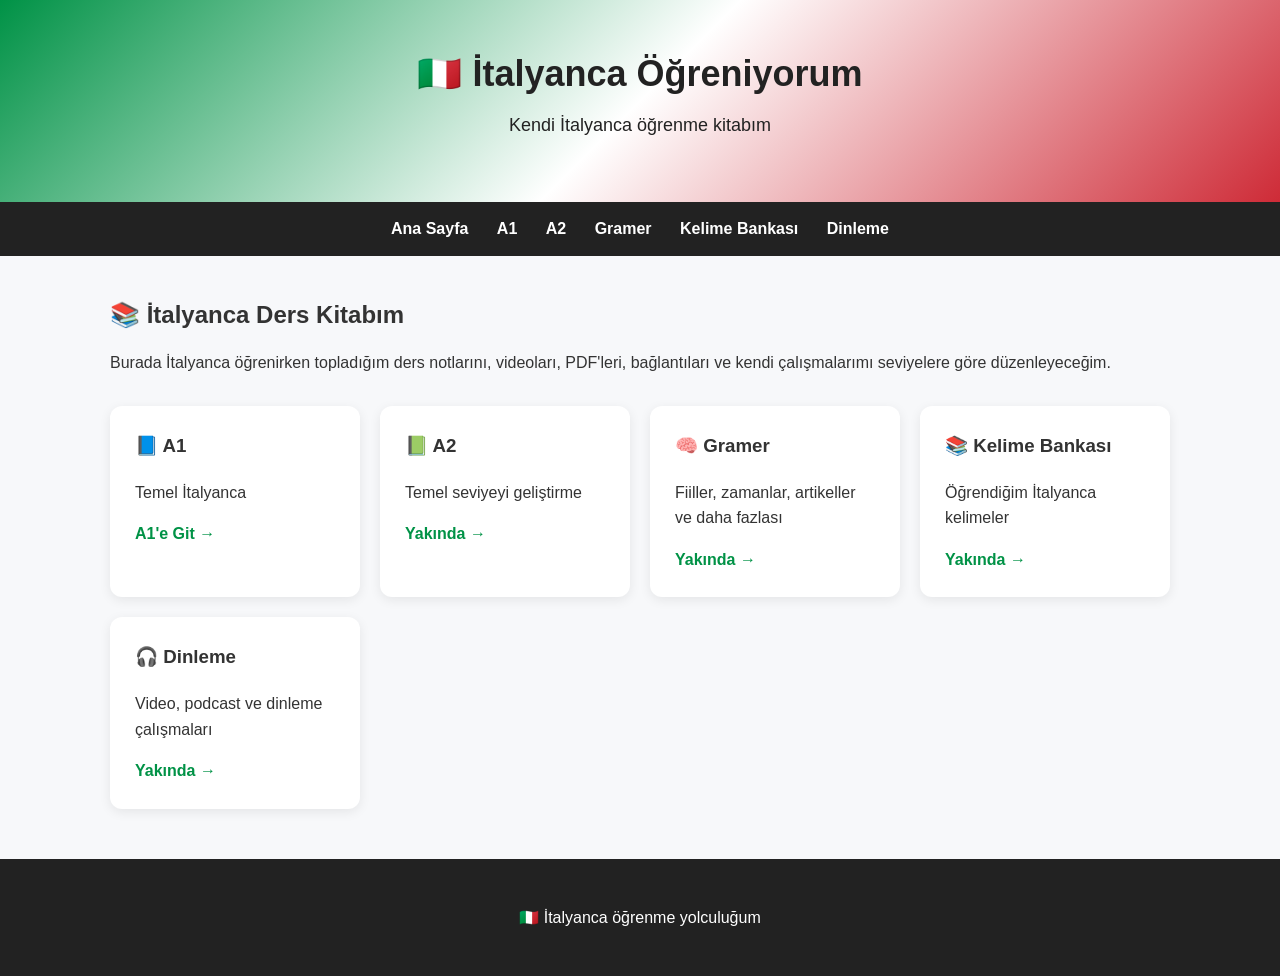
<file: index.html>
<!DOCTYPE html>
<html lang="tr">
<head>
    <meta charset="UTF-8">
    <meta name="viewport" content="width=device-width, initial-scale=1.0">

    <title>İtalyanca Öğreniyorum 🇮🇹</title>

    <link rel="stylesheet" href="style.css">
</head>

<body>

    <header>
        <h1>🇮🇹 İtalyanca Öğreniyorum</h1>
        <p>Kendi İtalyanca öğrenme kitabım</p>
    </header>

    <nav>
        <a href="index.html">Ana Sayfa</a>
        <a href="#">A1</a>
        <a href="#">A2</a>
        <a href="#">Gramer</a>
        <a href="#">Kelime Bankası</a>
        <a href="#">Dinleme</a>
    </nav>

    <main>

        <h2>📚 İtalyanca Ders Kitabım</h2>

        <p>
            Burada İtalyanca öğrenirken topladığım ders notlarını,
            videoları, PDF'leri, bağlantıları ve kendi çalışmalarımı
            seviyelere göre düzenleyeceğim.
        </p>

        <section class="cards">

            <div class="card">
                <h3>📘 A1</h3>
                <p>Temel İtalyanca</p>
                <a href="a1.html">A1'e Git →</a>
            </div>

            <div class="card">
                <h3>📗 A2</h3>
                <p>Temel seviyeyi geliştirme</p>
                <a href="#">Yakında →</a>
            </div>

            <div class="card">
                <h3>🧠 Gramer</h3>
                <p>Fiiller, zamanlar, artikeller ve daha fazlası</p>
                <a href="#">Yakında →</a>
            </div>

            <div class="card">
                <h3>📚 Kelime Bankası</h3>
                <p>Öğrendiğim İtalyanca kelimeler</p>
                <a href="#">Yakında →</a>
            </div>

            <div class="card">
                <h3>🎧 Dinleme</h3>
                <p>Video, podcast ve dinleme çalışmaları</p>
                <a href="#">Yakında →</a>
            </div>

        </section>

    </main>

    <footer>
        <p>🇮🇹 İtalyanca öğrenme yolculuğum</p>
    </footer>

</body>
</html>
</file>
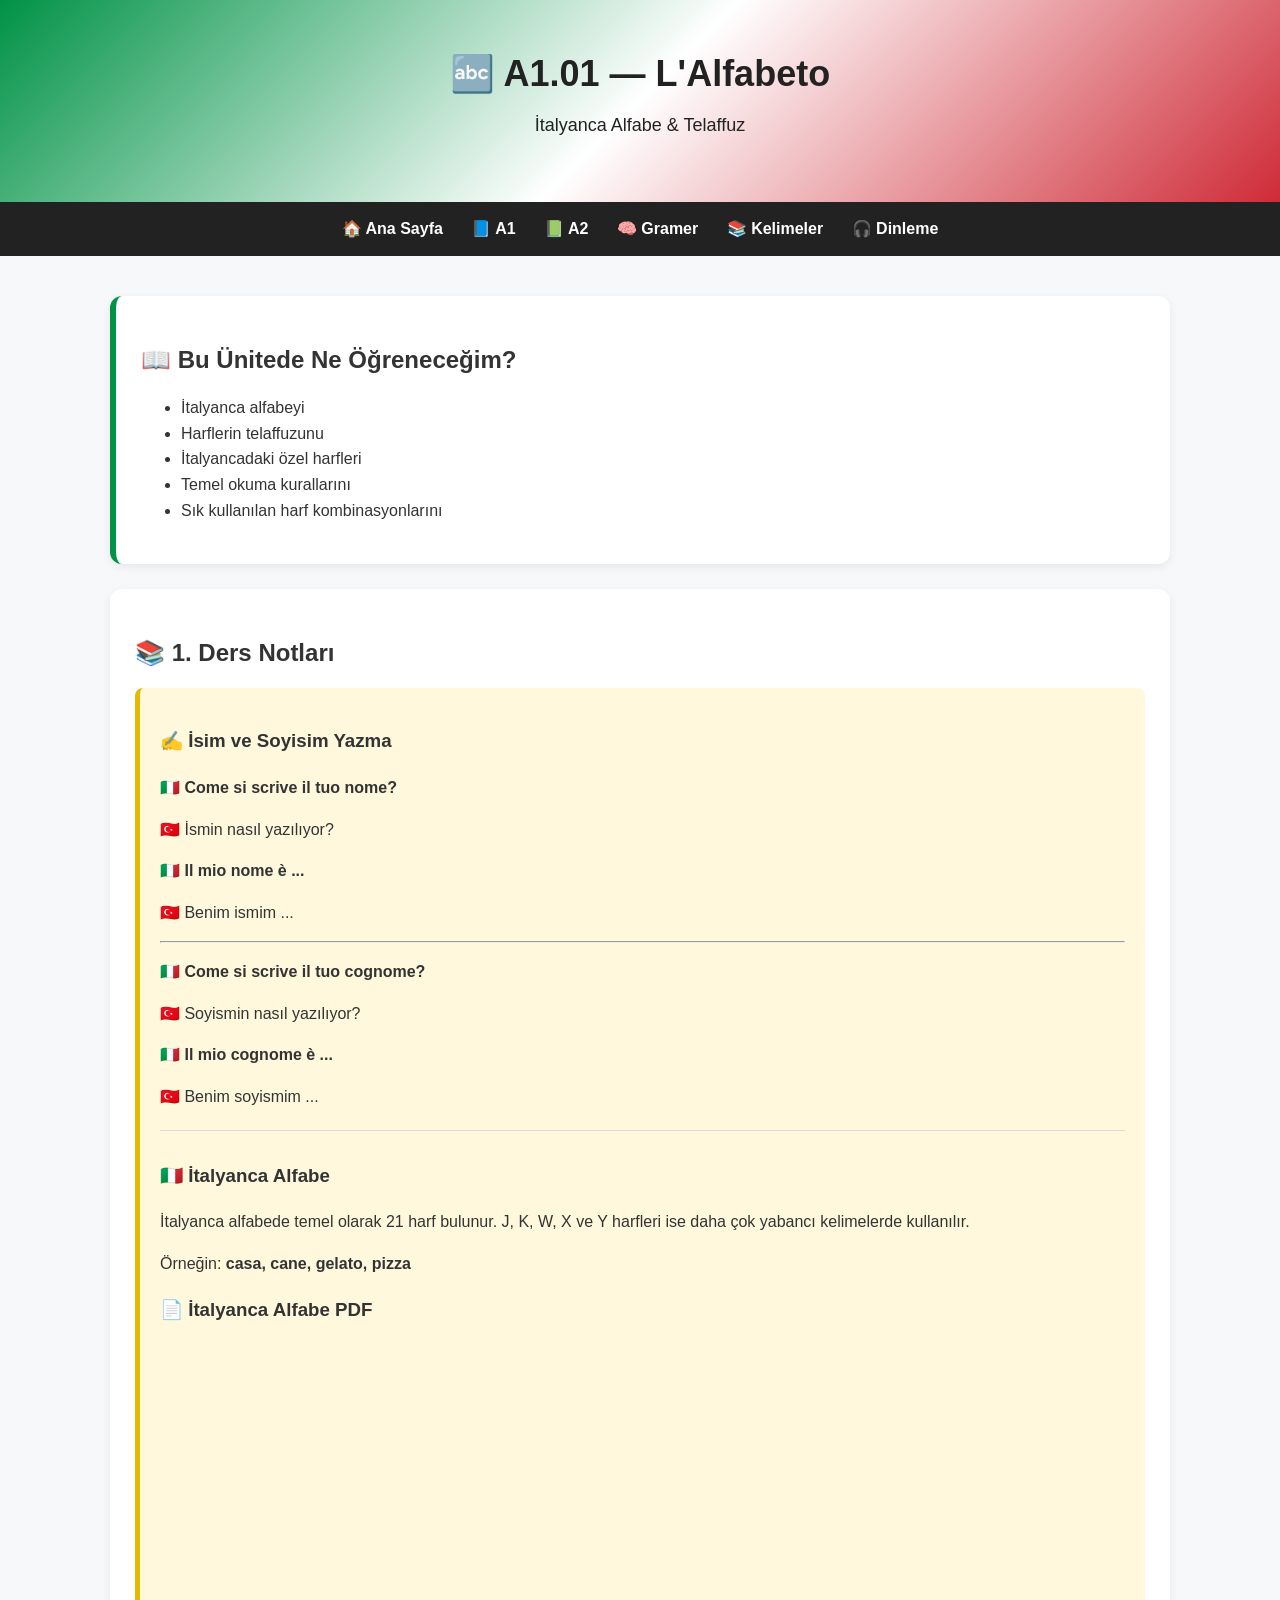
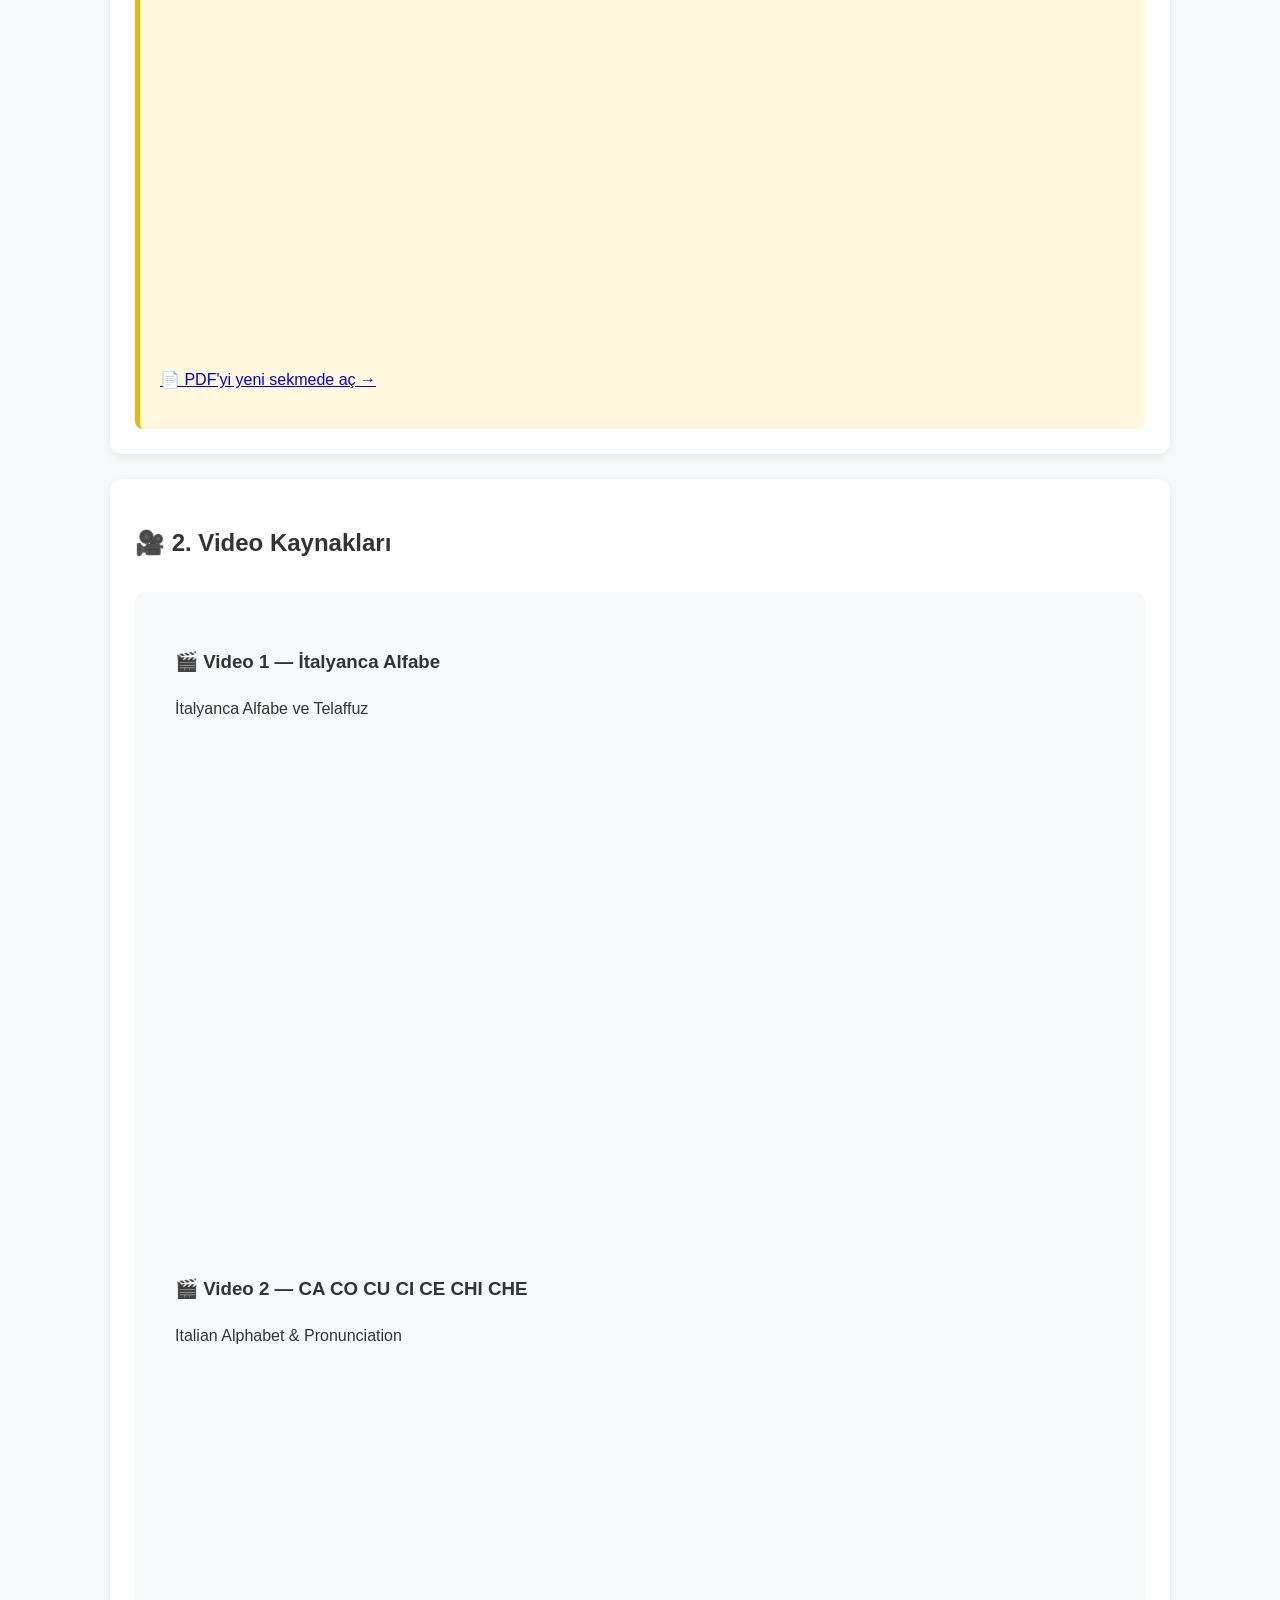
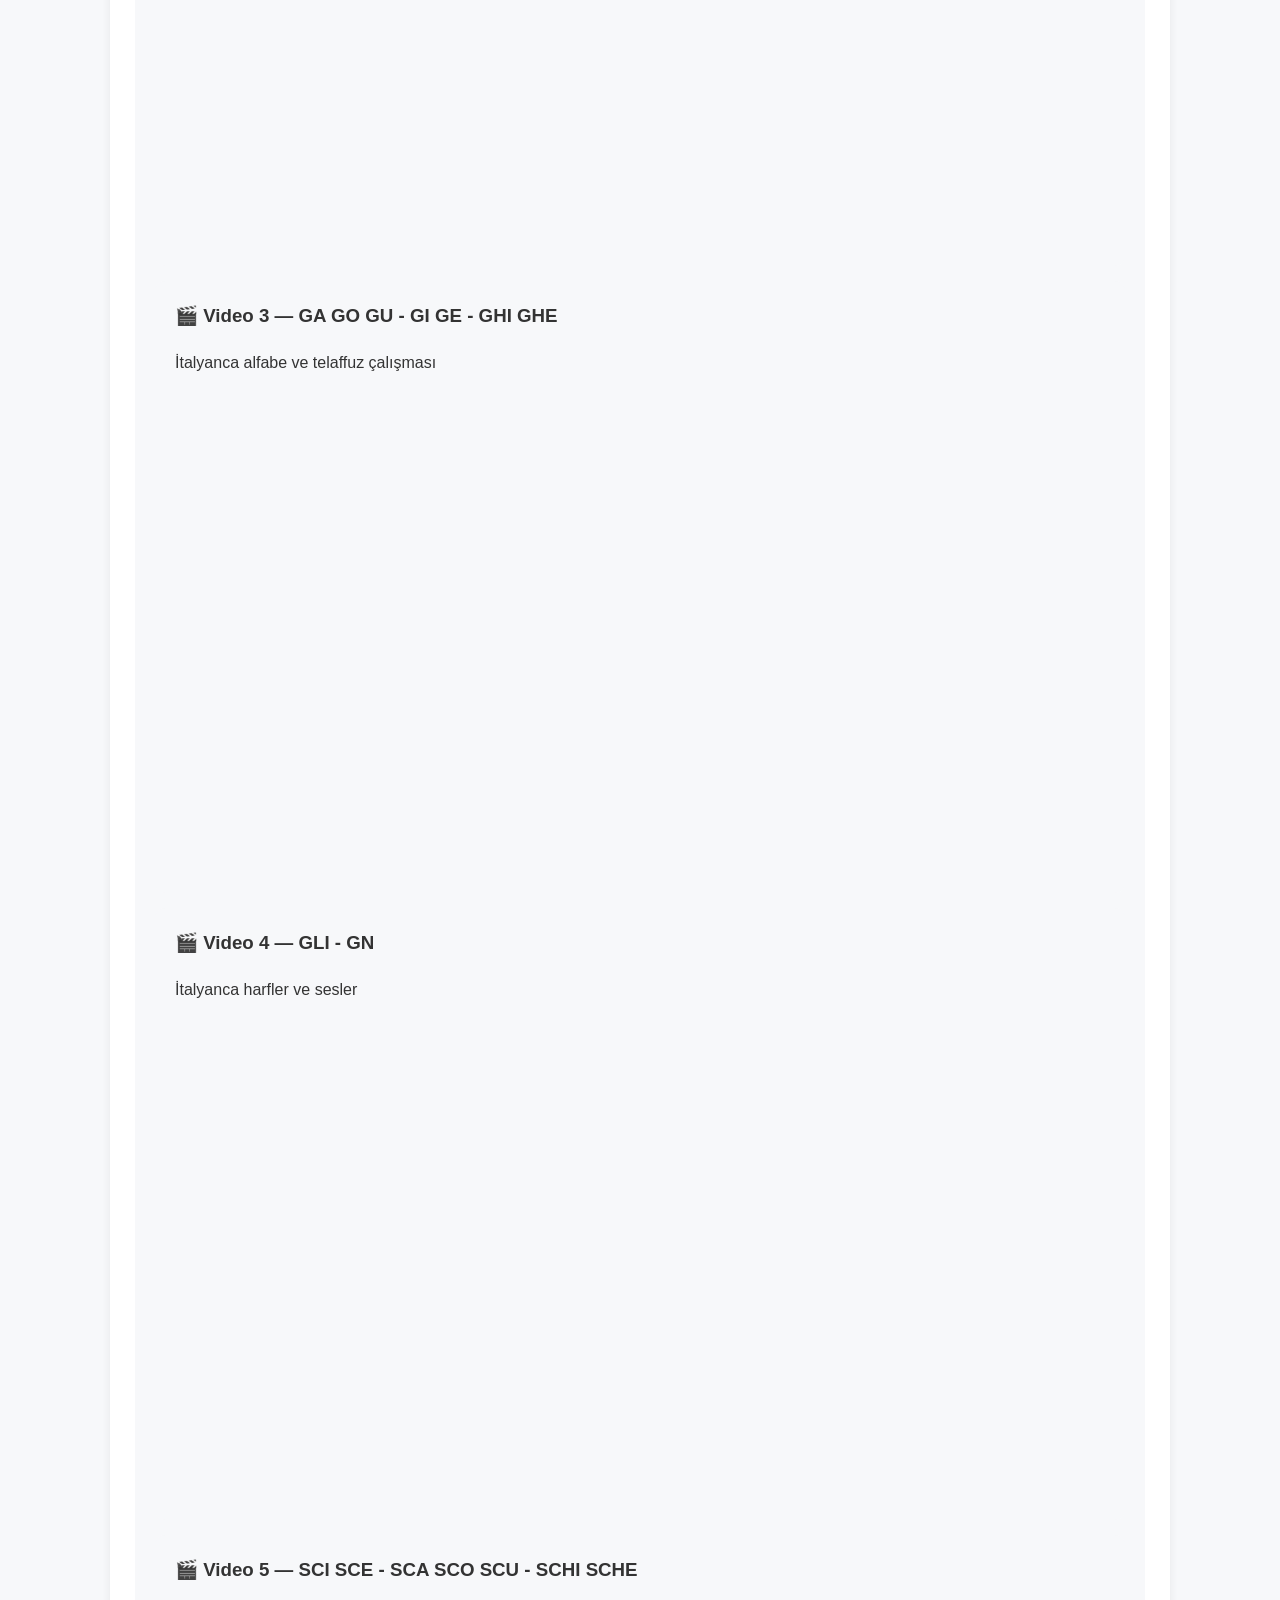
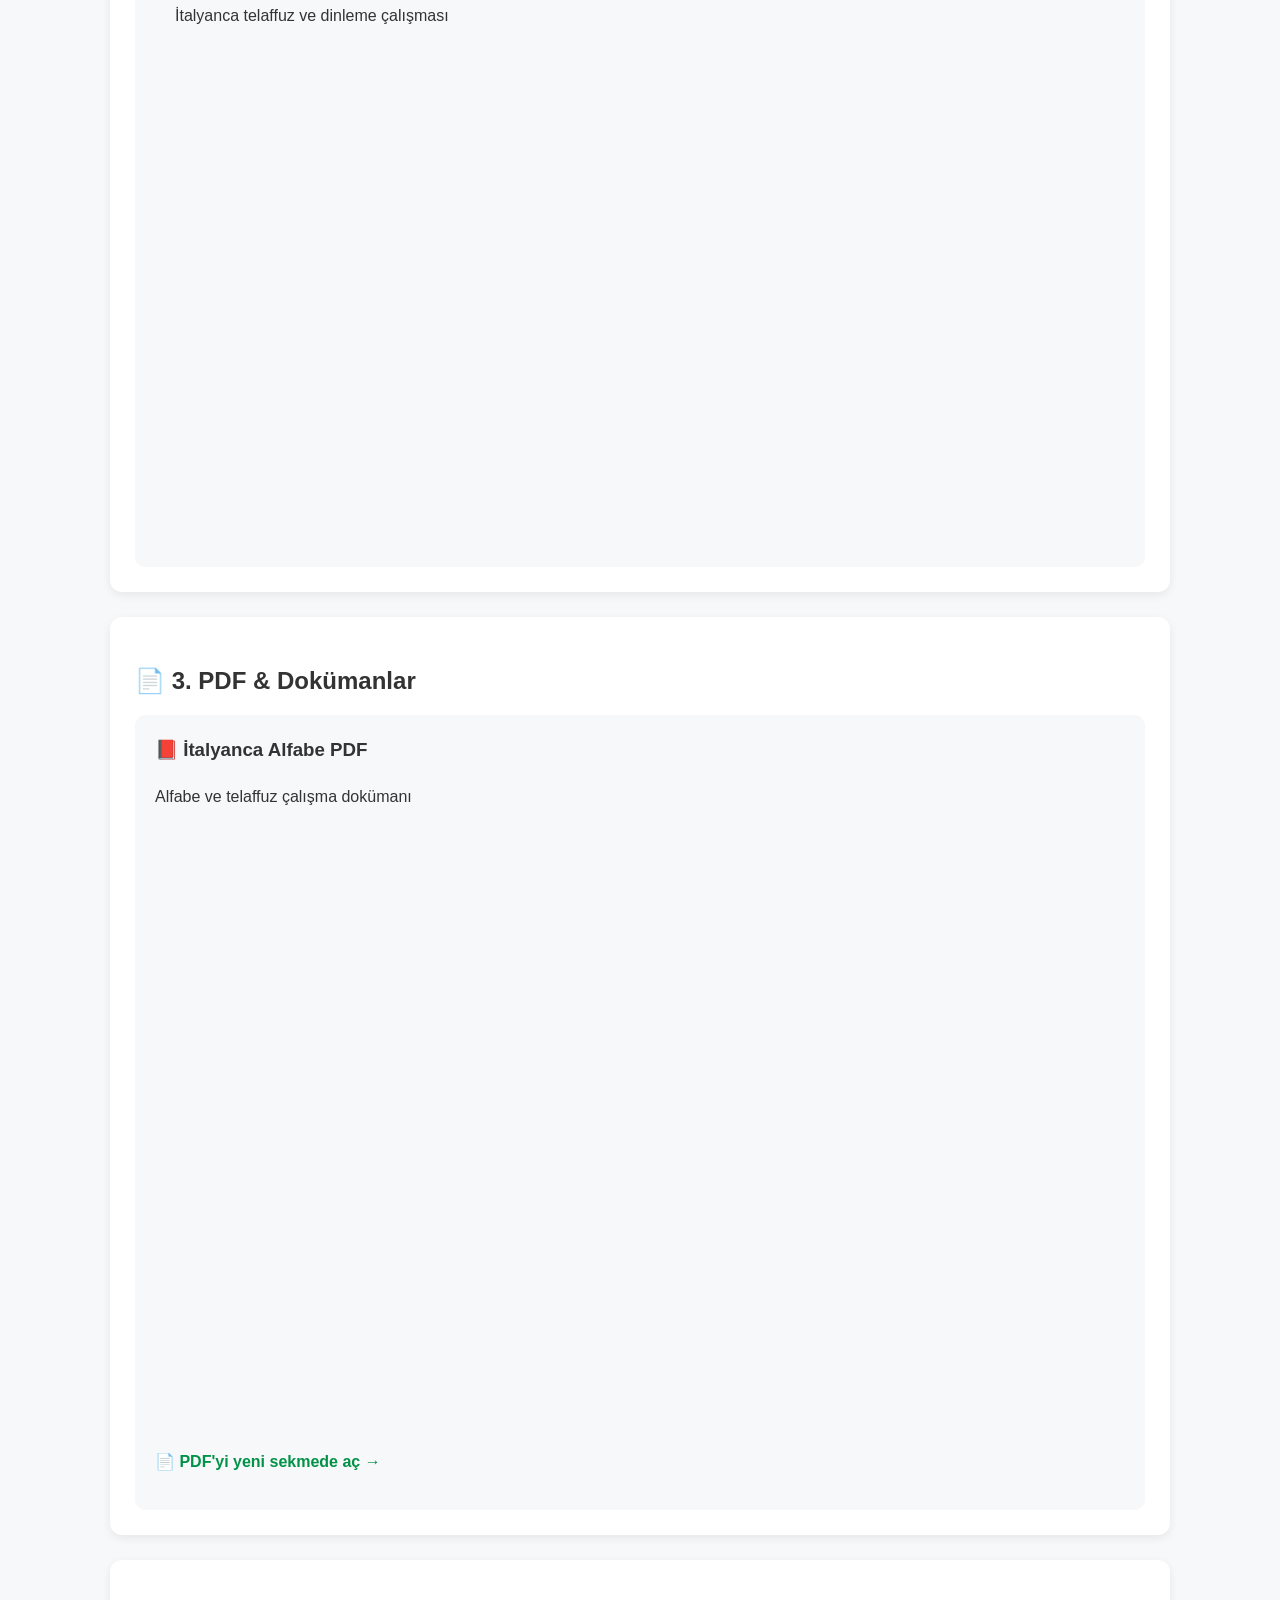
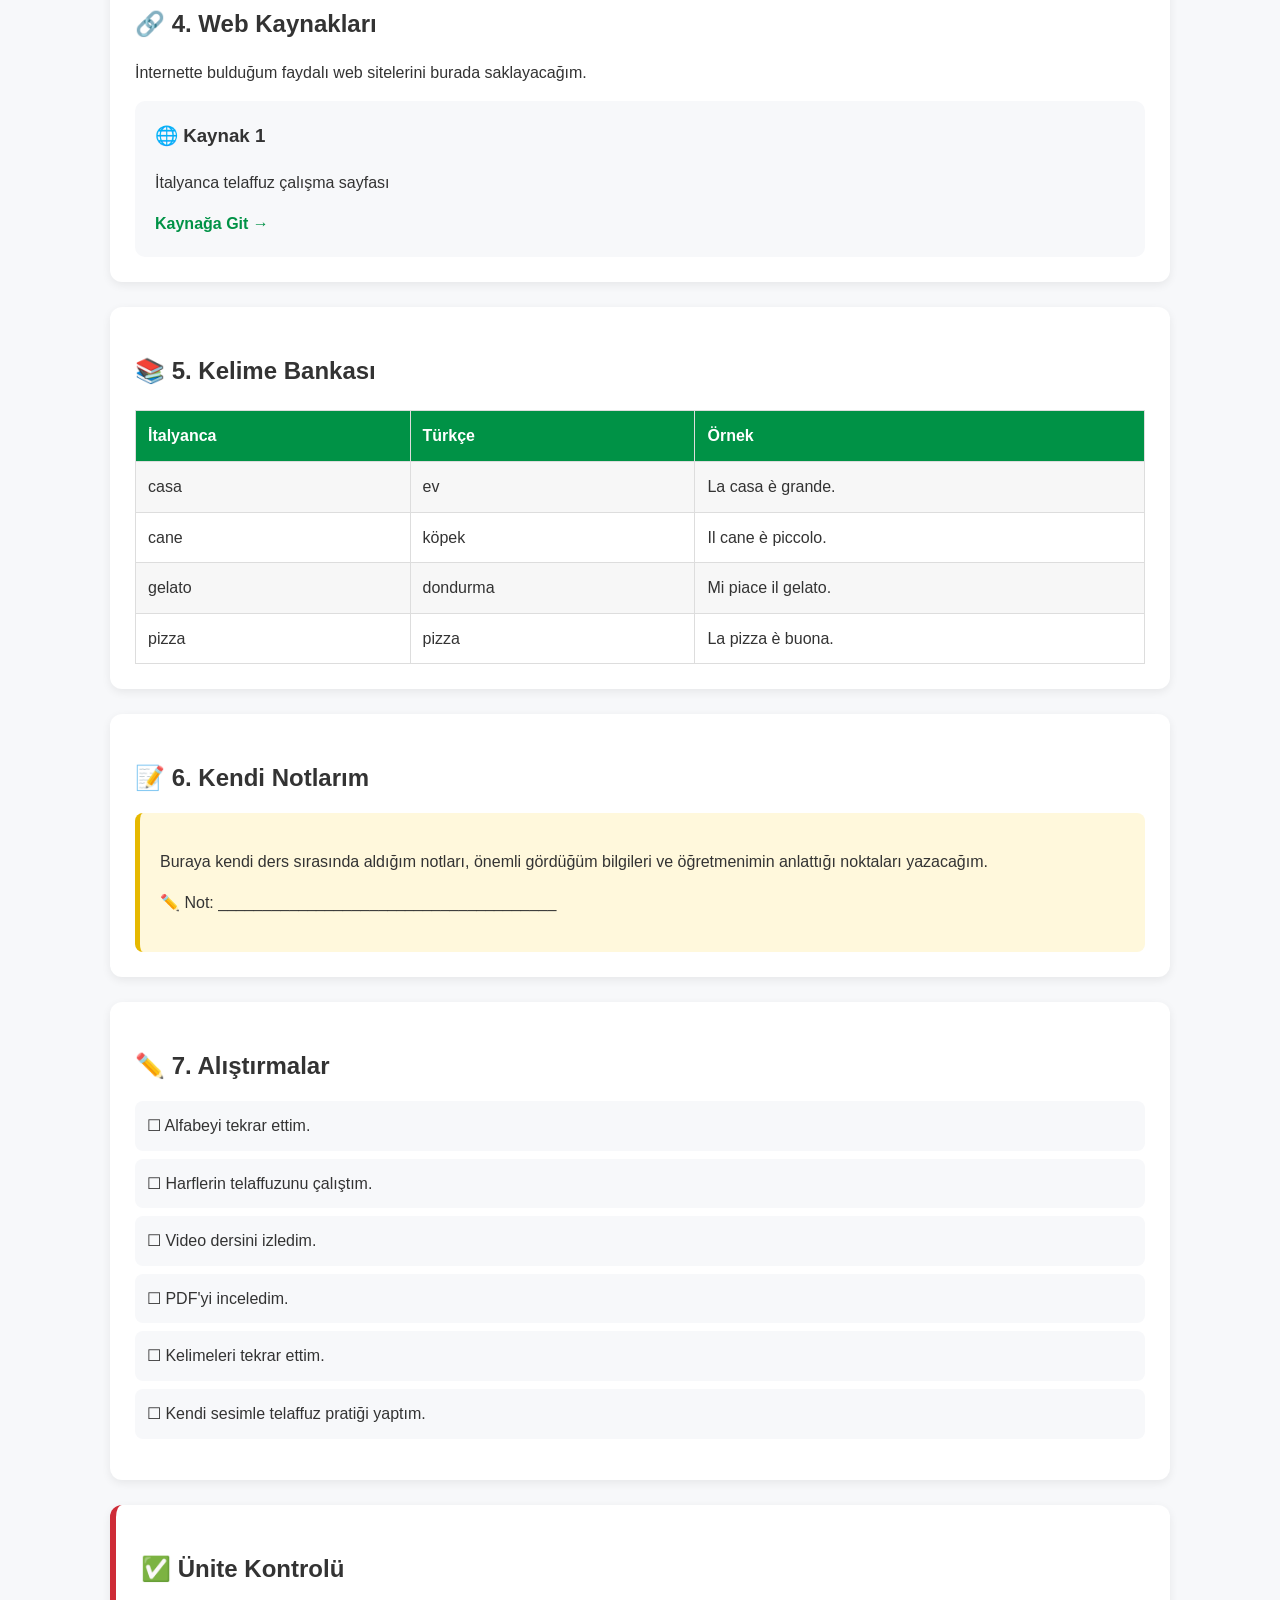
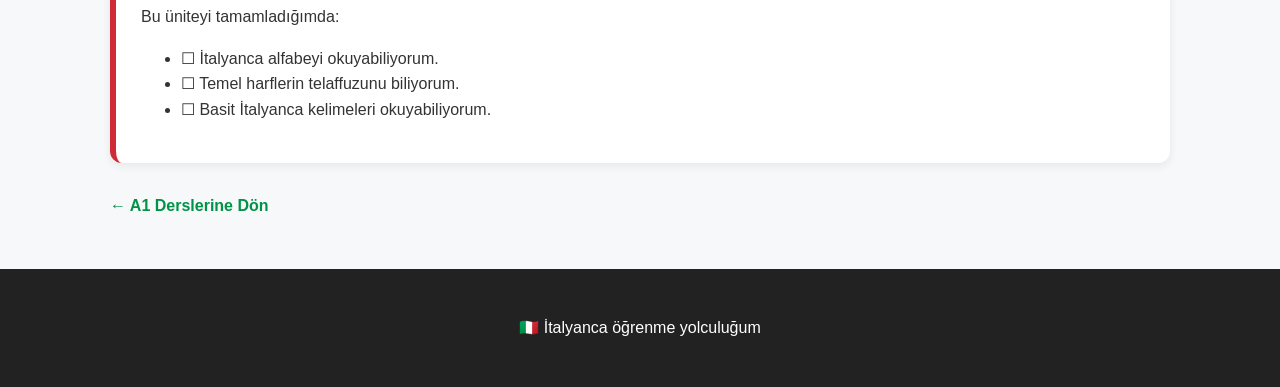
<file: a1-01-alfabe.html>
<!DOCTYPE html>
<html lang="tr">
<head>
    <meta charset="UTF-8">
    <meta name="viewport" content="width=device-width, initial-scale=1.0">

    <title>A1.01 - Alfabe & Telaffuz</title>

    <link rel="stylesheet" href="style.css">
</head>

<body>

<header>
    <h1>🔤 A1.01 — L'Alfabeto</h1>
    <p>İtalyanca Alfabe & Telaffuz</p>
</header>

<nav>
    <a href="index.html">🏠 Ana Sayfa</a>
    <a href="a1.html">📘 A1</a>
    <a href="#">📗 A2</a>
    <a href="#">🧠 Gramer</a>
    <a href="#">📚 Kelimeler</a>
    <a href="#">🎧 Dinleme</a>
</nav>

<main>

    <!-- ÜNİTE BAŞLANGICI -->

    <section class="unit-intro">

        <h2>📖 Bu Ünitede Ne Öğreneceğim?</h2>

        <ul>
            <li>İtalyanca alfabeyi</li>
            <li>Harflerin telaffuzunu</li>
            <li>İtalyancadaki özel harfleri</li>
            <li>Temel okuma kurallarını</li>
            <li>Sık kullanılan harf kombinasyonlarını</li>
        </ul>

    </section>


    <!-- DERS NOTLARI -->

    <section class="resource-section">

        <h2>📚 1. Ders Notları</h2>

        <div class="note-box">
<h3>✍️ İsim ve Soyisim Yazma</h3>

<div class="vocabulary-box">

    <p><strong>🇮🇹 Come si scrive il tuo nome?</strong></p>
    <p>🇹🇷 İsmin nasıl yazılıyor?</p>
    <p><strong>🇮🇹 Il mio nome è ...</strong></p>
    <p>🇹🇷 Benim ismim ...</p>

    <hr>

    <p><strong>🇮🇹 Come si scrive il tuo cognome?</strong></p>
    <p>🇹🇷 Soyismin nasıl yazılıyor?</p>
    <p><strong>🇮🇹 Il mio cognome è ...</strong></p>
    <p>🇹🇷 Benim soyismim ...</p>

</div>
    <hr style="margin: 20px 0; border: 0; border-top: 1px solid #ddd;">

            <h3 style="margin-top: 30px;">🇮🇹 İtalyanca Alfabe</h3>

            <p>
                İtalyanca alfabede temel olarak 21 harf bulunur.
                J, K, W, X ve Y harfleri ise daha çok yabancı
                kelimelerde kullanılır.
            </p>

            <p>
                Örneğin:
                <strong>casa, cane, gelato, pizza</strong>
            </p>
            <h3>📄 İtalyanca Alfabe PDF</h3>

<iframe
    src="Telaffuz Kuralları (Pronuncia).pdf"
    width="100%"
    height="600"
    style="border: none; border-radius: 10px;">
</iframe>

<p>
    <a href="Telaffuz Kuralları (Pronuncia).pdf" target="_blank">
        📄 PDF'yi yeni sekmede aç →
    </a>
</p>

</div>

</section>
        </div>

    </section>


    <!-- VİDEOLAR -->

    <section class="resource-section">

        <h2>🎥 2. Video Kaynakları</h2>

        <div class="resource-list">

        <div class="resource">

<div class="resource">

    <h3>🎬 Video 1 — İtalyanca Alfabe</h3>

    <p>İtalyanca Alfabe ve Telaffuz</p>

    <div class="video-container">
        <iframe
            src="https://www.youtube.com/embed/T7deYXBnmBE"
            title="İtalyanca Alfabe ve Telaffuz"
            allow="accelerometer; autoplay; clipboard-write; encrypted-media; gyroscope; picture-in-picture"
            allowfullscreen>
        </iframe>
    </div>

</div>

<div class="resource">

    <h3>🎬 Video 2 — CA CO CU CI CE CHI CHE</h3>

    <p>Italian Alphabet &amp; Pronunciation</p>

    <div class="video-container">
        <iframe
            src="https://www.youtube.com/embed/x45XXBIV5Uc?start=49"
            title="CA CO CU CI CE CHI CHE - Video 2"
            allow="accelerometer; autoplay; clipboard-write; encrypted-media; gyroscope; picture-in-picture"
            allowfullscreen>
        </iframe>
    </div>

</div>

<div class="resource">

    <h3>🎬 Video 3 — GA GO GU - GI GE - GHI GHE</h3>

    <p>İtalyanca alfabe ve telaffuz çalışması</p>

    <div class="video-container">
        <iframe
            src="https://www.youtube.com/embed/fXbk0s4dGus"
            title="GA GO GU - GI GE - GHI GHE - Video 3"
            allow="accelerometer; autoplay; clipboard-write; encrypted-media; gyroscope; picture-in-picture"
            allowfullscreen>
        </iframe>
    </div>

</div>

<div class="resource">

    <h3>🎬 Video 4 — GLI - GN</h3>

    <p>İtalyanca harfler ve sesler</p>

    <div class="video-container">
        <iframe
            src="https://www.youtube.com/embed/zmTosXVsFEE"
            title="GLI - GN - Video 4"
            allow="accelerometer; autoplay; clipboard-write; encrypted-media; gyroscope; picture-in-picture"
            allowfullscreen>
        </iframe>
    </div>

</div>

<div class="resource">

    <h3>🎬 Video 5 — SCI SCE - SCA SCO SCU - SCHI SCHE</h3>

    <p>İtalyanca telaffuz ve dinleme çalışması</p>

    <div class="video-container">
        <iframe
            src="https://www.youtube.com/embed/S6hCqy3qCF4?start=18"
            title="SCI SCE - SCA SCO SCU - SCHI SCHE - Video 5"
            allow="accelerometer; autoplay; clipboard-write; encrypted-media; gyroscope; picture-in-picture"
            allowfullscreen>
        </iframe>
    </div>

</div>

    </section>


    <!-- PDF -->

    <section class="resource-section">

        <h2>📄 3. PDF & Dokümanlar</h2>

        <div class="resource">

           
    <h3>📕 İtalyanca Alfabe PDF</h3>

    <p>
        Alfabe ve telaffuz çalışma dokümanı
    </p>

    <iframe
        src="Alfabeto Italiano.pdf"
        width="100%"
        height="600"
        style="border: none; border-radius: 10px;">
    </iframe>

    <p>
        <a href="Alfabeto Italiano.pdff" target="_blank">
            📄 PDF'yi yeni sekmede aç →
        </a>
    </p>

</div>

    </section>


    <!-- WEB KAYNAKLARI -->

    <section class="resource-section">

        <h2>🔗 4. Web Kaynakları</h2>

        <p>
            İnternette bulduğum faydalı web sitelerini
            burada saklayacağım.
        </p>

        <div class="resource">

            <h3>🌐 Kaynak 1</h3>

            <p>
                İtalyanca telaffuz çalışma sayfası
            </p>

            <a href="#" target="_blank">
                Kaynağa Git →
            </a>

        </div>

    </section>


    <!-- KELİMELER -->

    <section class="resource-section">

        <h2>📚 5. Kelime Bankası</h2>

        <table>

            <tr>
                <th>İtalyanca</th>
                <th>Türkçe</th>
                <th>Örnek</th>
            </tr>

            <tr>
                <td>casa</td>
                <td>ev</td>
                <td>La casa è grande.</td>
            </tr>

            <tr>
                <td>cane</td>
                <td>köpek</td>
                <td>Il cane è piccolo.</td>
            </tr>

            <tr>
                <td>gelato</td>
                <td>dondurma</td>
                <td>Mi piace il gelato.</td>
            </tr>

            <tr>
                <td>pizza</td>
                <td>pizza</td>
                <td>La pizza è buona.</td>
            </tr>

        </table>

    </section>


    <!-- KENDİ NOTLARIM -->

    <section class="resource-section">

        <h2>📝 6. Kendi Notlarım</h2>

        <div class="note-box">

            <p>
                Buraya kendi ders sırasında aldığım notları,
                önemli gördüğüm bilgileri ve öğretmenimin
                anlattığı noktaları yazacağım.
            </p>

            <p>
                ✏️ Not:
                ______________________________________
            </p>

        </div>

    </section>


    <!-- ALIŞTIRMALAR -->

    <section class="resource-section">

        <h2>✏️ 7. Alıştırmalar</h2>

        <ul class="checklist">

            <li>☐ Alfabeyi tekrar ettim.</li>

            <li>☐ Harflerin telaffuzunu çalıştım.</li>

            <li>☐ Video dersini izledim.</li>

            <li>☐ PDF'yi inceledim.</li>

            <li>☐ Kelimeleri tekrar ettim.</li>

            <li>☐ Kendi sesimle telaffuz pratiği yaptım.</li>

        </ul>

    </section>


    <!-- ÜNİTE TAMAMLAMA -->

    <section class="complete">

        <h2>✅ Ünite Kontrolü</h2>

        <p>
            Bu üniteyi tamamladığımda:
        </p>

        <ul>
            <li>☐ İtalyanca alfabeyi okuyabiliyorum.</li>
            <li>☐ Temel harflerin telaffuzunu biliyorum.</li>
            <li>☐ Basit İtalyanca kelimeleri okuyabiliyorum.</li>
        </ul>

    </section>


    <div class="back">

        <a href="a1.html">
            ← A1 Derslerine Dön
        </a>

    </div>

</main>


<footer>

    <p>
        🇮🇹 İtalyanca öğrenme yolculuğum
    </p>

</footer>

</body>
</html>
</file>
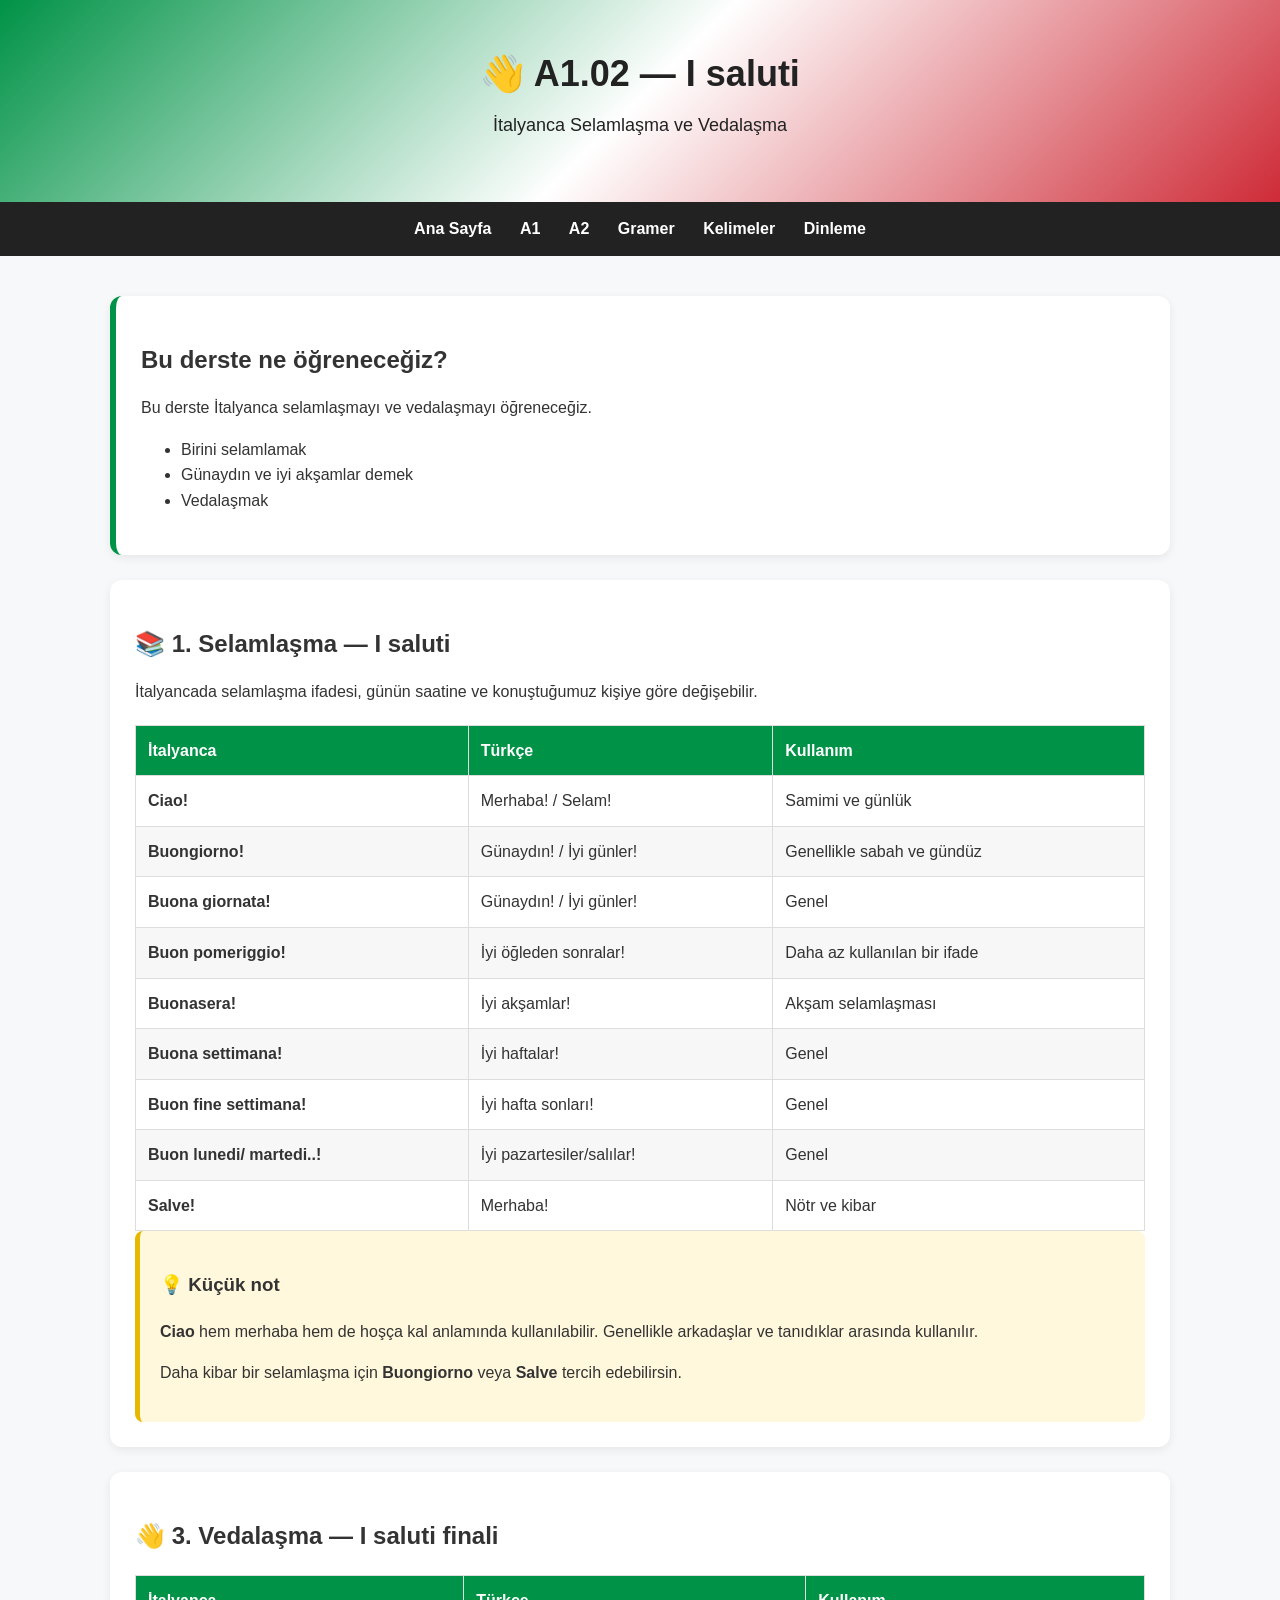
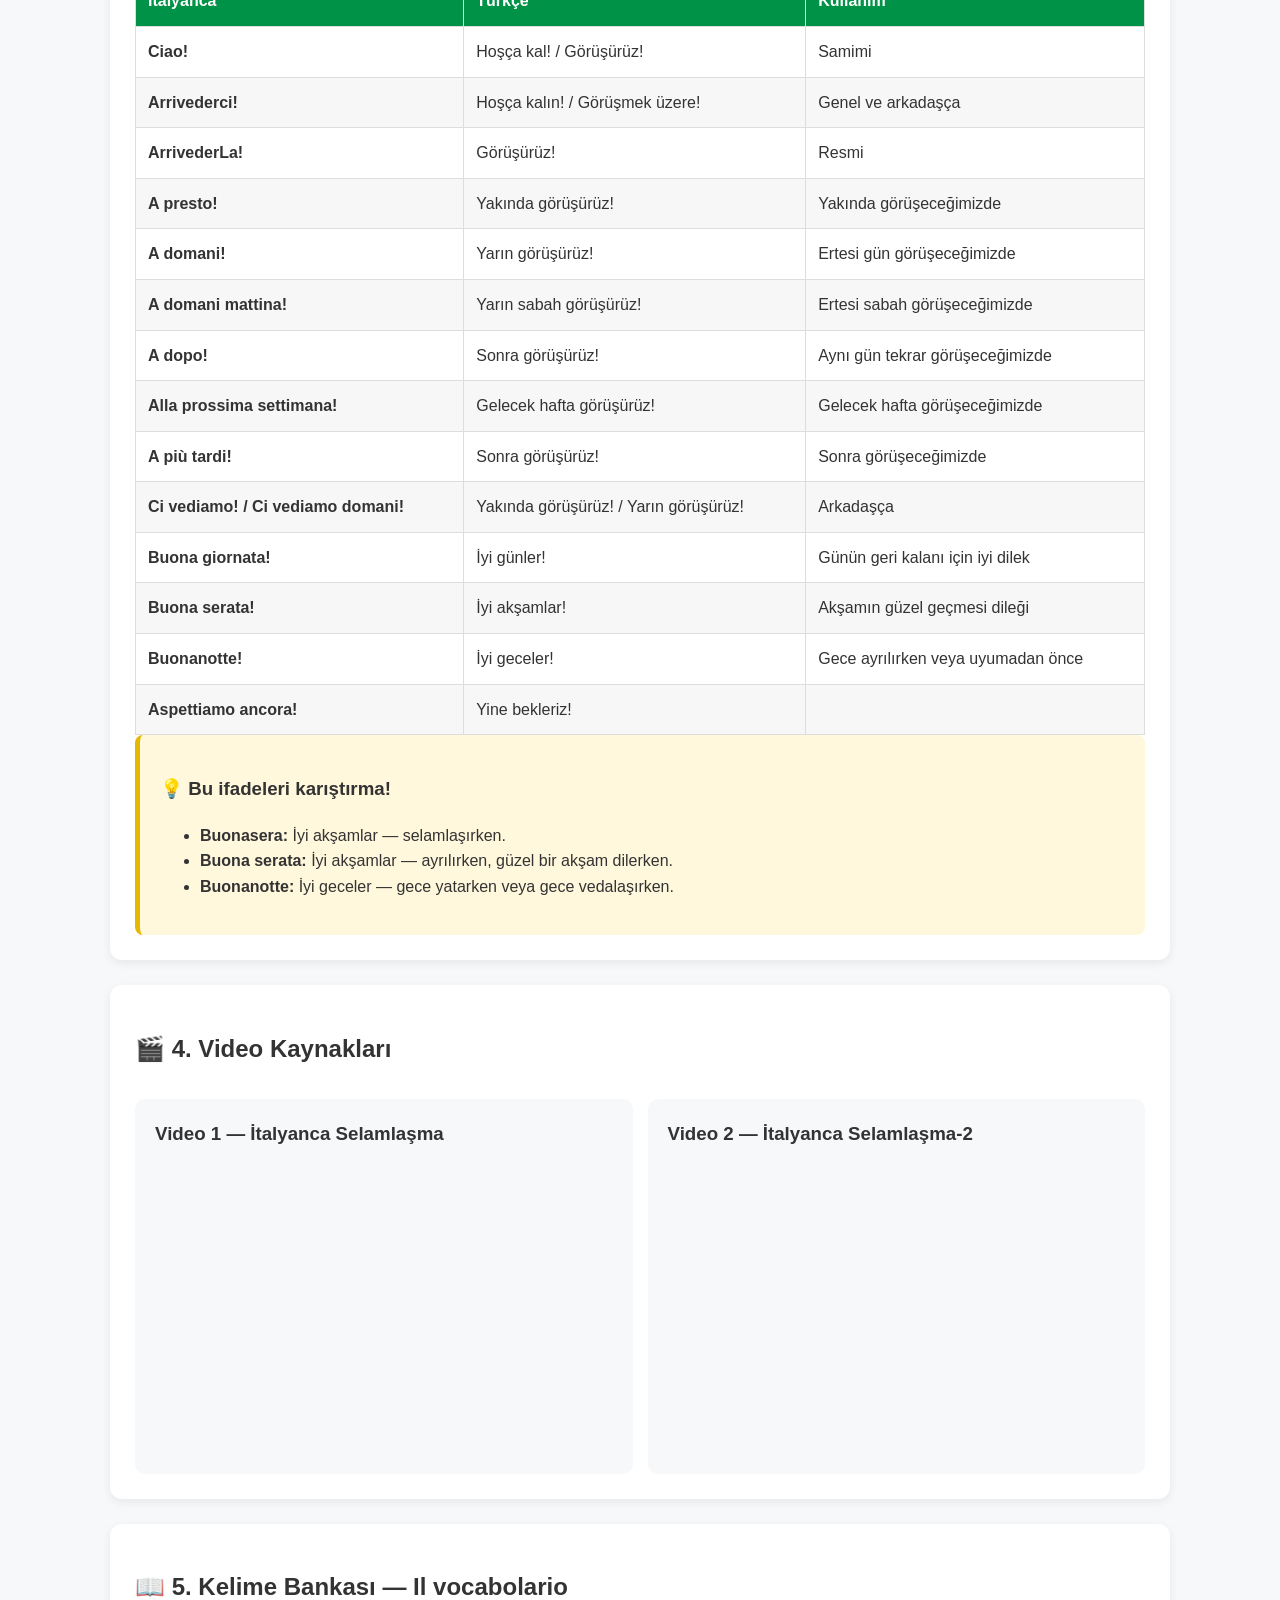
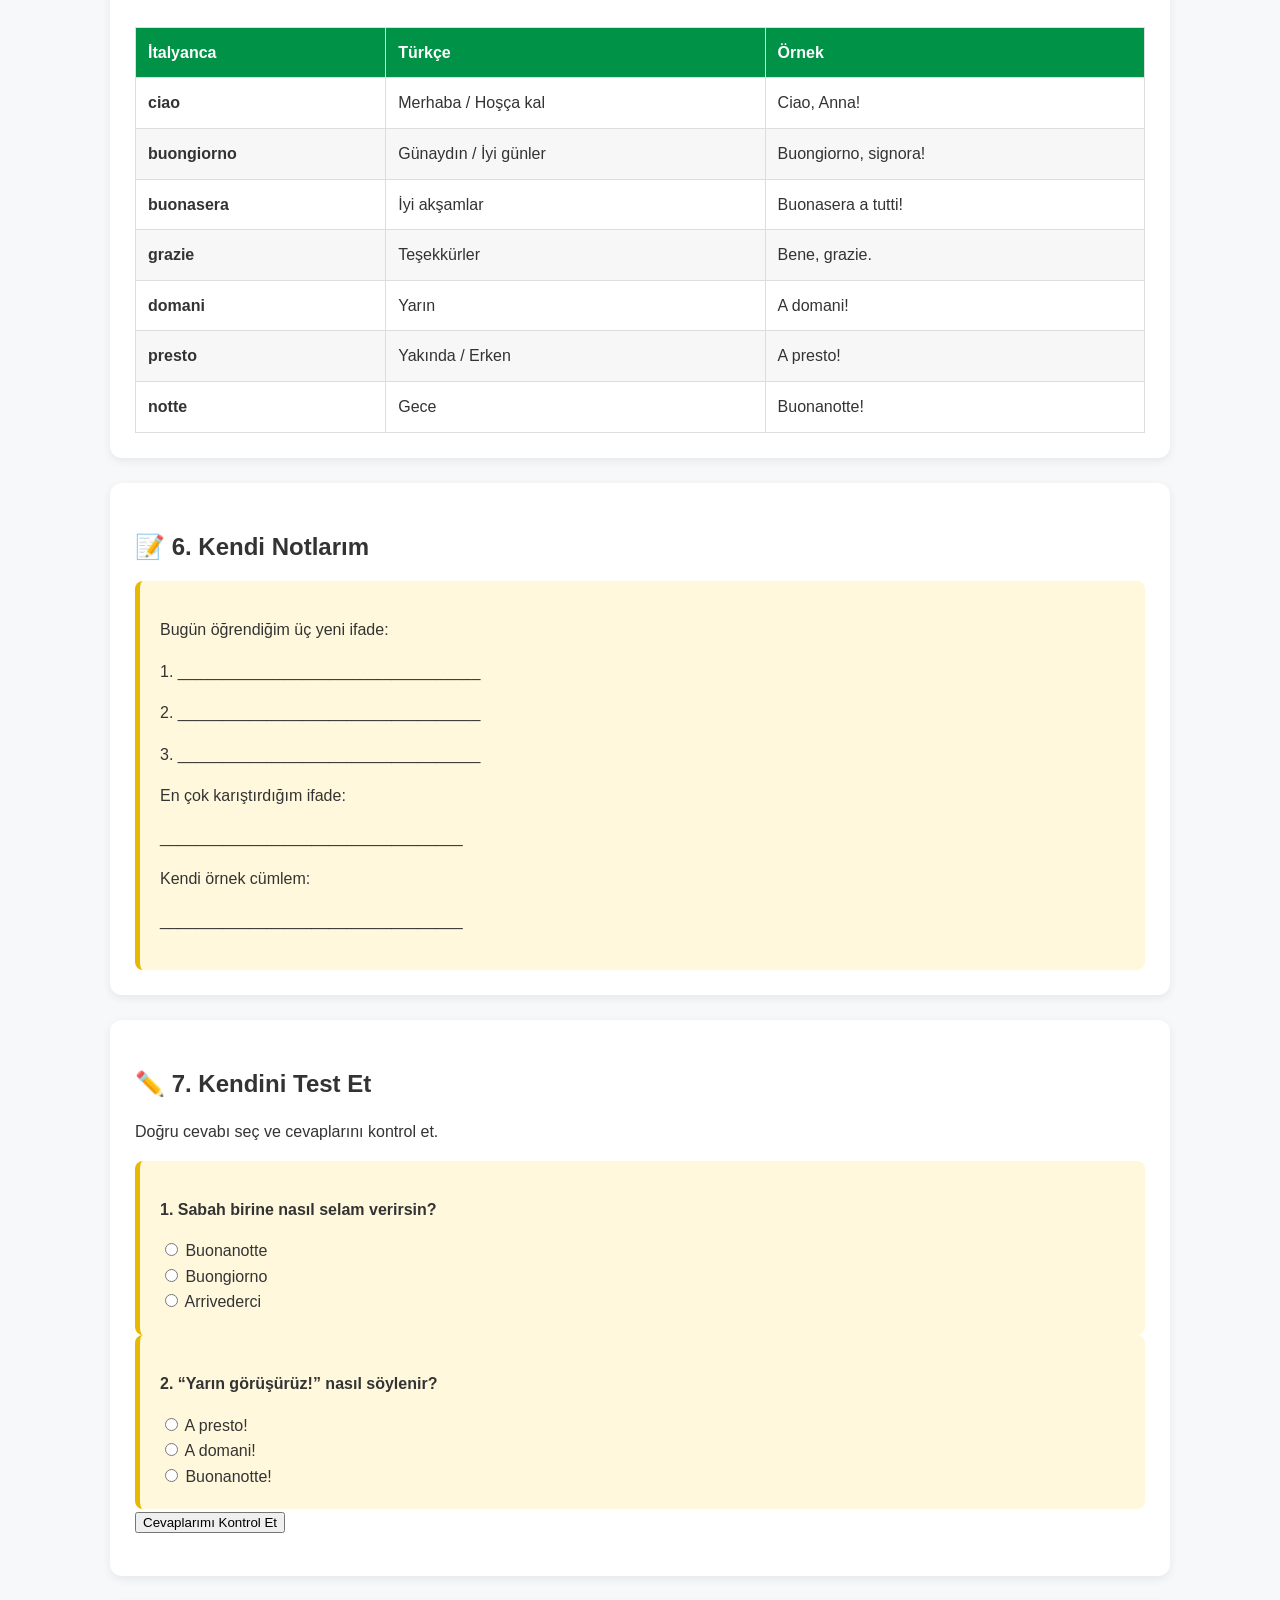
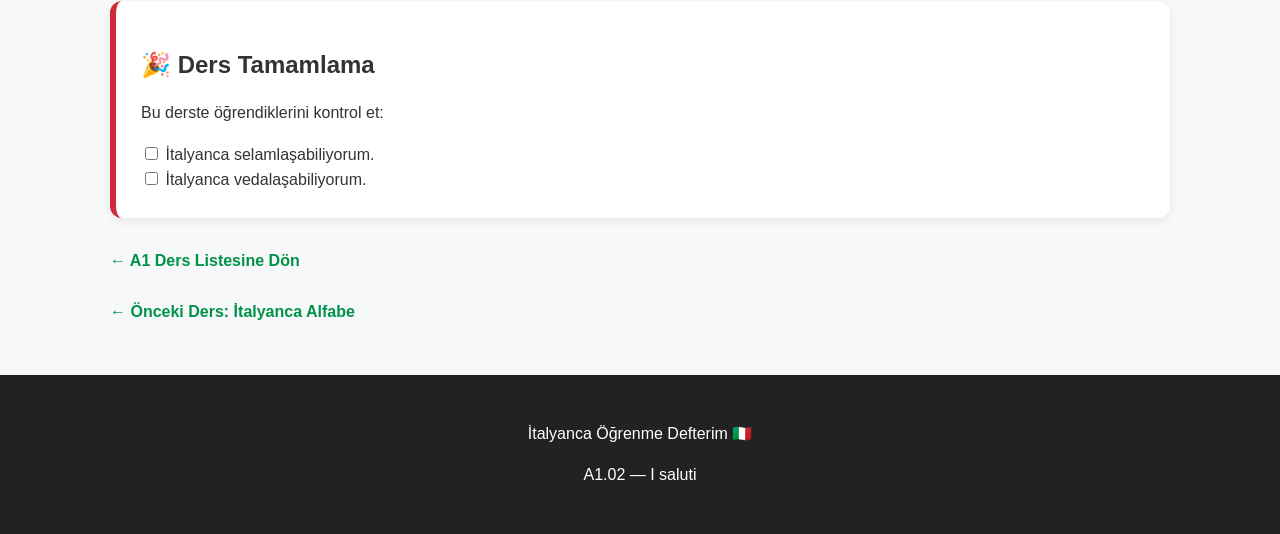
<file: a1-02-selamlasma.html>
<!DOCTYPE html>
<html lang="tr">
<head>
    <meta charset="UTF-8">
    <meta name="viewport" content="width=device-width, initial-scale=1.0">
    <title>A1.02 - Selamlaşma ve Vedalaşma | İtalyanca</title>
    <link rel="stylesheet" href="style.css">
</head>

<body>

<header>
    <h1>👋 A1.02 — I saluti</h1>
    <p>İtalyanca Selamlaşma ve Vedalaşma</p>
</header>

<nav>
    <a href="index.html">Ana Sayfa</a>
    <a href="a1.html">A1</a>
    <a href="a2.html">A2</a>
    <a href="gramer.html">Gramer</a>
    <a href="kelimeler.html">Kelimeler</a>
    <a href="dinleme.html">Dinleme</a>
</nav>

<main>

    <!-- DERS TANITIMI -->
    <section class="unit-intro">
        <h2>Bu derste ne öğreneceğiz?</h2>
        <p>
            Bu derste İtalyanca selamlaşmayı ve vedalaşmayı öğreneceğiz.
        </p>

        <ul>
            <li>Birini selamlamak</li>
            <li>Günaydın ve iyi akşamlar demek</li>
            <li>Vedalaşmak</li>
        </ul>
    </section>

    <!-- 1. SELAMLAŞMA -->
    <section class="resource-section">
        <h2>📚 1. Selamlaşma — I saluti</h2>

        <p>
            İtalyancada selamlaşma ifadesi, günün saatine ve
            konuştuğumuz kişiye göre değişebilir.
        </p>

        <table>
            <thead>
                <tr>
                    <th>İtalyanca</th>
                    <th>Türkçe</th>
                    <th>Kullanım</th>
                </tr>
            </thead>
            <tbody>
                <tr>
                    <td><strong>Ciao!</strong></td>
                    <td>Merhaba! / Selam!</td>
                    <td>Samimi ve günlük</td>
                </tr>
                <tr>
                    <td><strong>Buongiorno!</strong></td>
                    <td>Günaydın! / İyi günler!</td>
                    <td>Genellikle sabah ve gündüz</td>
                </tr>
                <tr>
                    <td><strong>Buona giornata!</strong></td>
                    <td>Günaydın! / İyi günler!</td>
                    <td>Genel</td>
                </tr>
                <tr>
                    <td><strong>Buon pomeriggio!</strong></td>
                    <td>İyi öğleden sonralar!</td>
                    <td>Daha az kullanılan bir ifade</td>
                </tr>
                <tr>
                    <td><strong>Buonasera!</strong></td>
                    <td>İyi akşamlar!</td>
                    <td>Akşam selamlaşması</td>
                </tr>
                <tr>
                    <td><strong>Buona settimana!</strong></td>
                    <td>İyi haftalar!</td>
                    <td>Genel</td>
                </tr>
                <tr>
                    <td><strong>Buon fine settimana!</strong></td>
                    <td>İyi hafta sonları!</td>
                    <td>Genel</td>
                </tr>
                <tr>
                    <td><strong>Buon lunedi/ martedi..!</strong></td>
                    <td>İyi pazartesiler/salılar!</td>
                    <td>Genel</td>
                </tr>
                <tr>
                    <td><strong>Salve!</strong></td>
                    <td>Merhaba!</td>
                    <td>Nötr ve kibar</td>
                </tr>
            </tbody>
        </table>

        <div class="note-box">
            <h3>💡 Küçük not</h3>
            <p>
                <strong>Ciao</strong> hem merhaba hem de hoşça kal
                anlamında kullanılabilir. Genellikle arkadaşlar ve
                tanıdıklar arasında kullanılır.
            </p>
            <p>
                Daha kibar bir selamlaşma için
                <strong>Buongiorno</strong> veya <strong>Salve</strong>
                tercih edebilirsin.
            </p>
        </div>
    </section>

    <!-- 3. VEDALAŞMA -->
    <section class="resource-section">
        <h2>👋 3. Vedalaşma — I saluti finali</h2>

        <table>
            <thead>
                <tr>
                    <th>İtalyanca</th>
                    <th>Türkçe</th>
                    <th>Kullanım</th>
                </tr>
            </thead>
            <tbody>
                <tr>
                    <td><strong>Ciao!</strong></td>
                    <td>Hoşça kal! / Görüşürüz!</td>
                    <td>Samimi</td>
                </tr>
                <tr>
                    <td><strong>Arrivederci!</strong></td>
                    <td>Hoşça kalın! / Görüşmek üzere!</td>
                    <td>Genel ve arkadaşça</td>
                </tr>
                <tr>
                    <td><strong>ArrivederLa!</strong></td>
                    <td>Görüşürüz!</td>
                    <td>Resmi</td>
                </tr>
                <tr>
                    <td><strong>A presto!</strong></td>
                    <td>Yakında görüşürüz!</td>
                    <td>Yakında görüşeceğimizde</td>
                </tr>
                <tr>
                    <td><strong>A domani!</strong></td>
                    <td>Yarın görüşürüz!</td>
                    <td>Ertesi gün görüşeceğimizde</td>
                </tr>
                <tr>
                    <td><strong>A domani mattina!</strong></td>
                    <td>Yarın sabah görüşürüz!</td>
                    <td>Ertesi sabah görüşeceğimizde</td>
                </tr>
                <tr>
                    <td><strong>A dopo!</strong></td>
                    <td>Sonra görüşürüz!</td>
                    <td>Aynı gün tekrar görüşeceğimizde</td>
                </tr>
                <tr>
                    <td><strong>Alla prossima settimana!</strong></td>
                    <td>Gelecek hafta görüşürüz!</td>
                    <td>Gelecek hafta görüşeceğimizde</td>
                </tr>
                <tr>
                    <td><strong>A più tardi!</strong></td>
                    <td>Sonra görüşürüz!</td>
                    <td>Sonra görüşeceğimizde</td>
                </tr>
                <tr>
                    <td><strong>Ci vediamo! / Ci vediamo domani!</strong></td>
                    <td>Yakında görüşürüz! / Yarın görüşürüz!</td>
                    <td>Arkadaşça</td>
                </tr>
                <tr>
                    <td><strong>Buona giornata!</strong></td>
                    <td>İyi günler!</td>
                    <td>Günün geri kalanı için iyi dilek</td>
                </tr>
                <tr>
                    <td><strong>Buona serata!</strong></td>
                    <td>İyi akşamlar!</td>
                    <td>Akşamın güzel geçmesi dileği</td>
                </tr>
                <tr>
                    <td><strong>Buonanotte!</strong></td>
                    <td>İyi geceler!</td>
                    <td>Gece ayrılırken veya uyumadan önce</td>
                </tr>
                <tr>
                    <td><strong>Aspettiamo ancora!</strong></td>
                    <td>Yine bekleriz!</td>
                    <td>  </td>
                </tr>
            </tbody>
        </table>

        <div class="note-box">
            <h3>💡 Bu ifadeleri karıştırma!</h3>
            <ul>
                <li><strong>Buonasera:</strong> İyi akşamlar — selamlaşırken.</li>
                <li><strong>Buona serata:</strong> İyi akşamlar — ayrılırken, güzel bir akşam dilerken.</li>
                <li><strong>Buonanotte:</strong> İyi geceler — gece yatarken veya gece vedalaşırken.</li>
            </ul>
        </div>
    </section>

 
<!-- 4. VİDEO KAYNAKLARI -->
<section class="resource-section">
    <h2>🎬 4. Video Kaynakları</h2>

    <div class="resource-list">

        <div class="resource">
            <h3>Video 1 — İtalyanca Selamlaşma</h3>

            <div class="video-container">
                <iframe
                    src="https://www.youtube.com/embed/54loMe7x4vE"
                    title="İtalyanca Selamlaşma"
                    frameborder="0"
                    allow="accelerometer; autoplay; clipboard-write; encrypted-media; gyroscope; picture-in-picture; web-share"
                    referrerpolicy="strict-origin-when-cross-origin"
                    allowfullscreen>
                </iframe>
            </div>
        </div>

        <div class="resource">
           <h3>Video 2 — İtalyanca Selamlaşma-2</h3>

            <div class="video-container">
                <iframe
                    src="https://www.youtube.com/embed/54loMe7x4vE"
                    title="İtalyanca Selamlaşma"
                    frameborder="0"
                    allow="accelerometer; autoplay; clipboard-write; encrypted-media; gyroscope; picture-in-picture; web-share"
                    referrerpolicy="strict-origin-when-cross-origin"
                    allowfullscreen>
                </iframe>
            </div>

        </div>

    </div>
</section>

    <!-- 5. KELİME BANKASI -->
    <section class="resource-section">
        <h2>📖 5. Kelime Bankası — Il vocabolario</h2>

        <table>
            <thead>
                <tr>
                    <th>İtalyanca</th>
                    <th>Türkçe</th>
                    <th>Örnek</th>
                </tr>
            </thead>
            <tbody>
                <tr>
                    <td><strong>ciao</strong></td>
                    <td>Merhaba / Hoşça kal</td>
                    <td>Ciao, Anna!</td>
                </tr>
                <tr>
                    <td><strong>buongiorno</strong></td>
                    <td>Günaydın / İyi günler</td>
                    <td>Buongiorno, signora!</td>
                </tr>
                <tr>
                    <td><strong>buonasera</strong></td>
                    <td>İyi akşamlar</td>
                    <td>Buonasera a tutti!</td>
                </tr>
                <tr>
                    <td><strong>grazie</strong></td>
                    <td>Teşekkürler</td>
                    <td>Bene, grazie.</td>
                </tr>
                <tr>
                    <td><strong>domani</strong></td>
                    <td>Yarın</td>
                    <td>A domani!</td>
                </tr>
                <tr>
                    <td><strong>presto</strong></td>
                    <td>Yakında / Erken</td>
                    <td>A presto!</td>
                </tr>
                <tr>
                    <td><strong>notte</strong></td>
                    <td>Gece</td>
                    <td>Buonanotte!</td>
                </tr>
            </tbody>
        </table>
    </section>

    <!-- 6. KENDİ NOTLARIM -->
    <section class="resource-section">
        <h2>📝 6. Kendi Notlarım</h2>

        <div class="note-box">
            <p>Bugün öğrendiğim üç yeni ifade:</p>
            <p>1. __________________________________</p>
            <p>2. __________________________________</p>
            <p>3. __________________________________</p>

            <p>En çok karıştırdığım ifade:</p>
            <p>__________________________________</p>

            <p>Kendi örnek cümlem:</p>
            <p>__________________________________</p>
        </div>
    </section>


<!-- 7. ALIŞTIRMA -->
<section class="resource-section">
    <h2>✏️ 7. Kendini Test Et</h2>

    <p>Doğru cevabı seç ve cevaplarını kontrol et.</p>

    <div class="note-box">
        <p><strong>1. Sabah birine nasıl selam verirsin?</strong></p>

        <label>
            <input type="radio" name="q1" value="a">
            Buonanotte
        </label>
        <br>

        <label>
            <input type="radio" name="q1" value="b">
            Buongiorno
        </label>
        <br>

        <label>
            <input type="radio" name="q1" value="c">
            Arrivederci
        </label>
    </div>

    <div class="note-box">
        <p><strong>2. “Yarın görüşürüz!” nasıl söylenir?</strong></p>

        <label>
            <input type="radio" name="q2" value="a">
            A presto!
        </label>
        <br>

        <label>
            <input type="radio" name="q2" value="b">
            A domani!
        </label>
        <br>

        <label>
            <input type="radio" name="q2" value="c">
            Buonanotte!
        </label>
    </div>

    <button type="button" onclick="checkAnswers()">
        Cevaplarımı Kontrol Et
    </button>

    <p id="quiz-result" aria-live="polite"></p>
</section>


    <!-- 8. DERS TAMAMLAMA -->
    <section class="complete">
        <h2>🎉 Ders Tamamlama</h2>

        <p>Bu derste öğrendiklerini kontrol et:</p>

        <label>
            <input type="checkbox">
            İtalyanca selamlaşabiliyorum.
        </label>
        <br>
        
        <label>
            <input type="checkbox">
            İtalyanca vedalaşabiliyorum.
        </label>
    </section>

    <!-- GERİ DÖNÜŞ -->
    <section class="back">
        <a href="a1.html">← A1 Ders Listesine Dön</a>
        <br><br>
        <a href="a1-01-alfabe.html">← Önceki Ders: İtalyanca Alfabe</a>
    </section>

</main>

<footer>
    <p>İtalyanca Öğrenme Defterim 🇮🇹</p>
    <p>A1.02 — I saluti</p>
</footer>


<script>
function checkAnswers() {
    const answers = {
        q1: "b",
        q2: "b"
    };

    let score = 0;
    let unanswered = 0;

    for (const question in answers) {
        const selected = document.querySelector(
            'input[name="' + question + '"]:checked'
        );

        if (!selected) {
            unanswered++;
        } else if (selected.value === answers[question]) {
            score++;
        }
    }

    const result = document.getElementById("quiz-result");

    if (unanswered > 0) {
        result.textContent =
            "Lütfen tüm soruları cevapla. Henüz " +
            unanswered + " soru boş.";
        return;
    }

    result.textContent =
        "Sonucun: " + score + "/2 doğru! " +
        (score === 2
            ? "Harika! 🎉"
            : "Tekrar deneyebilirsin. Cevaplarını gözden geçir!");
}
</script>


</body>
</html>
</file>
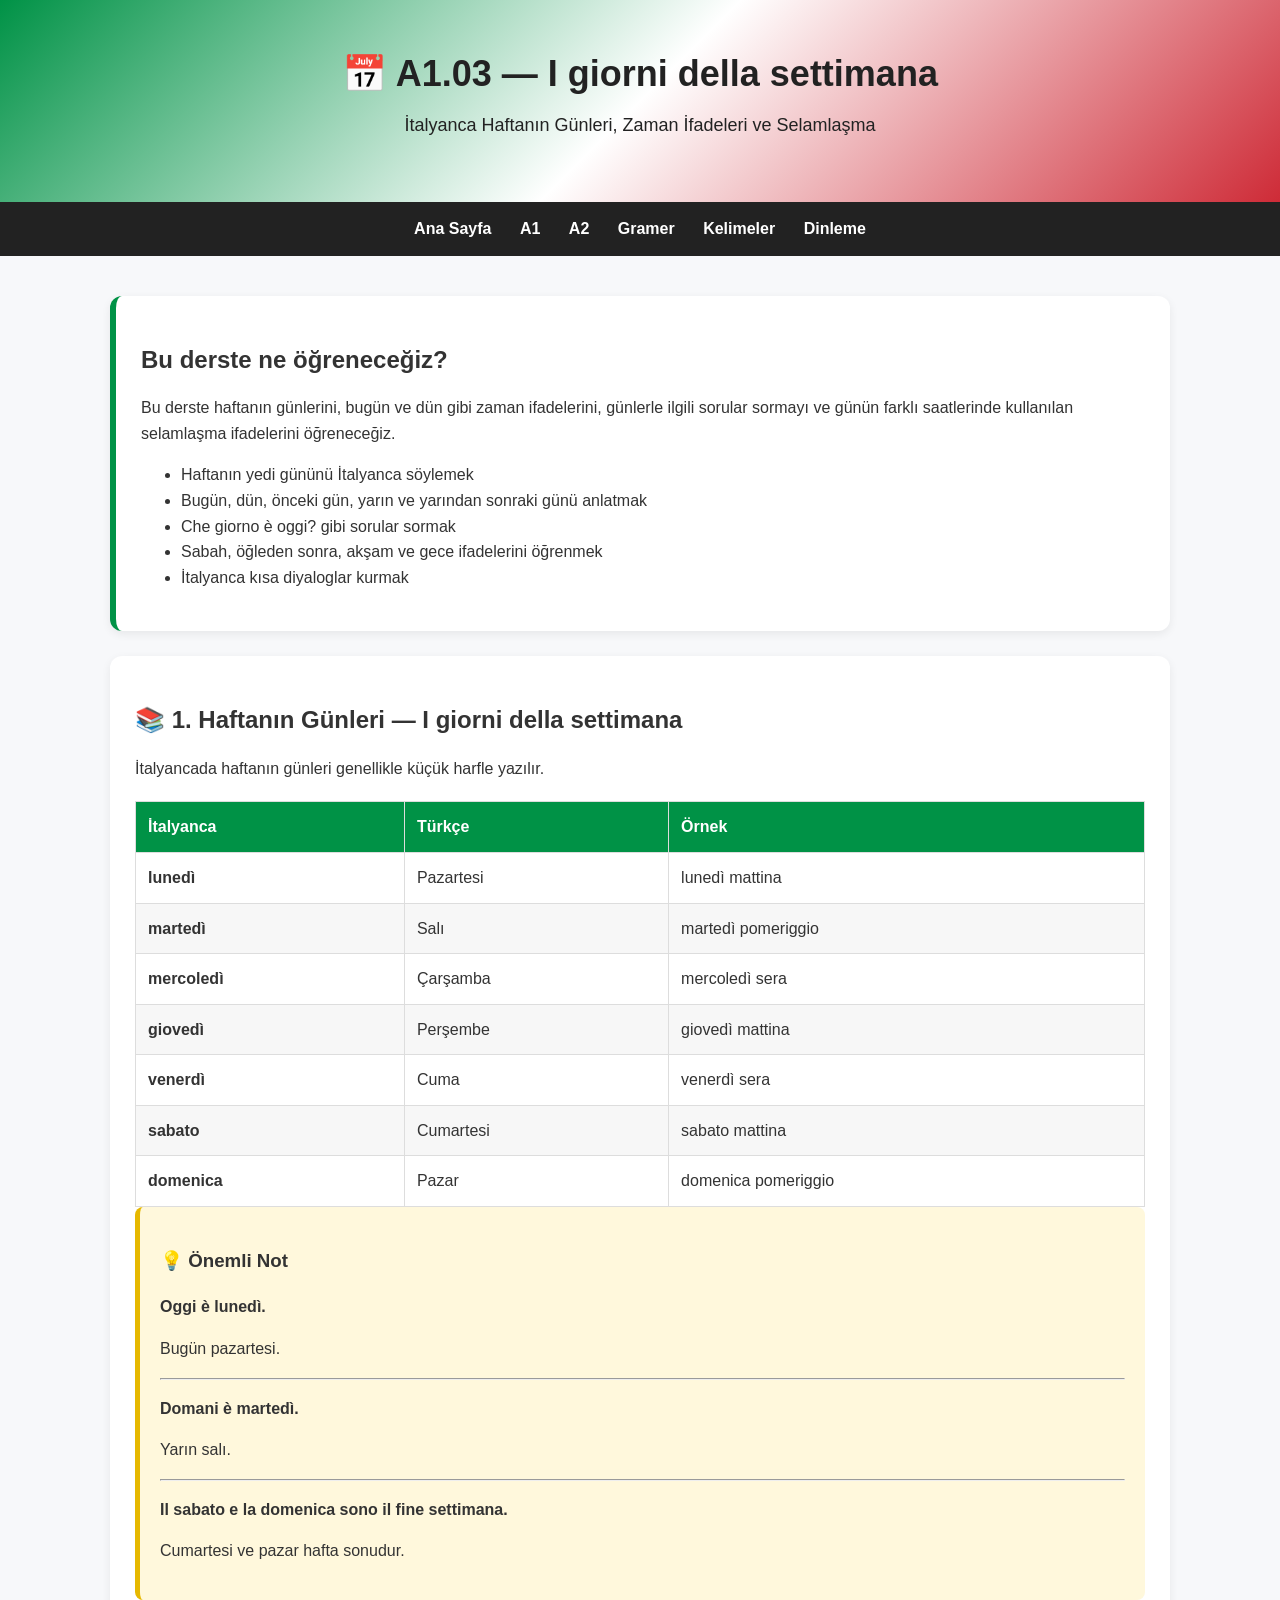
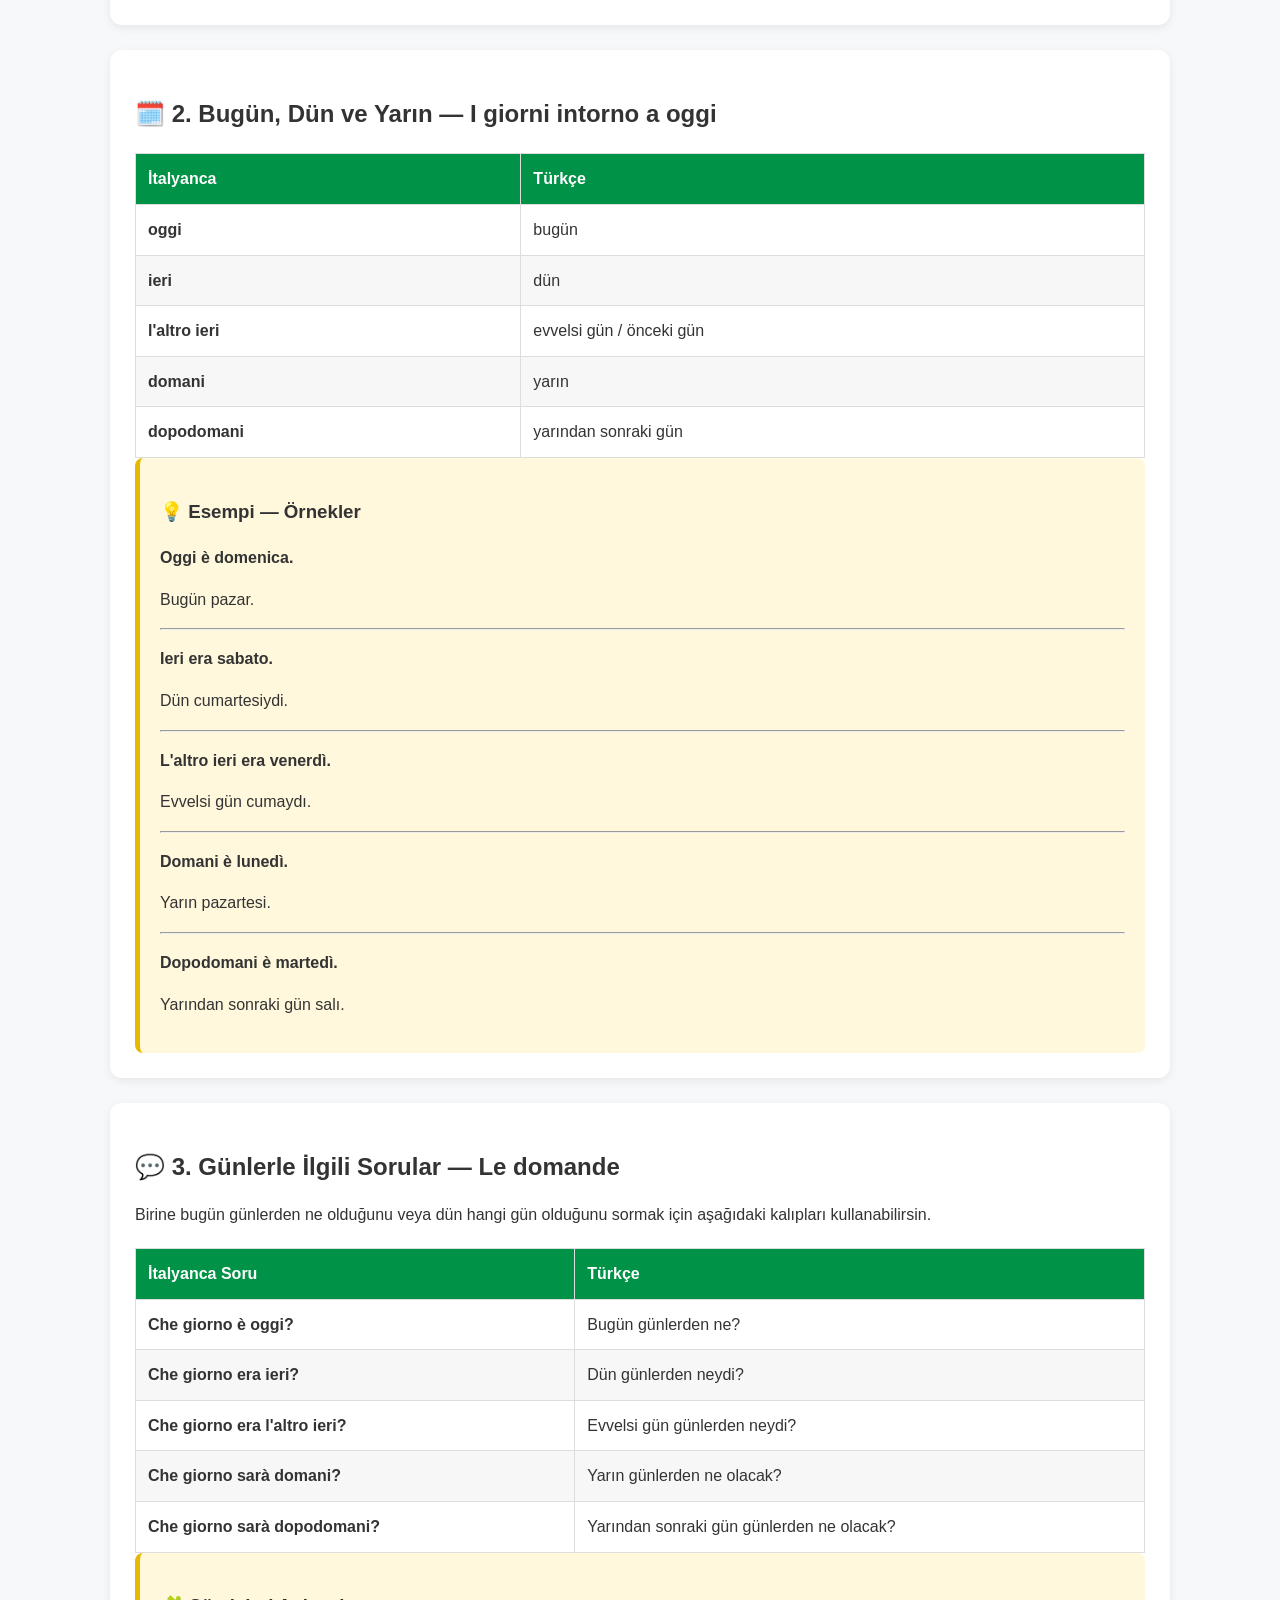
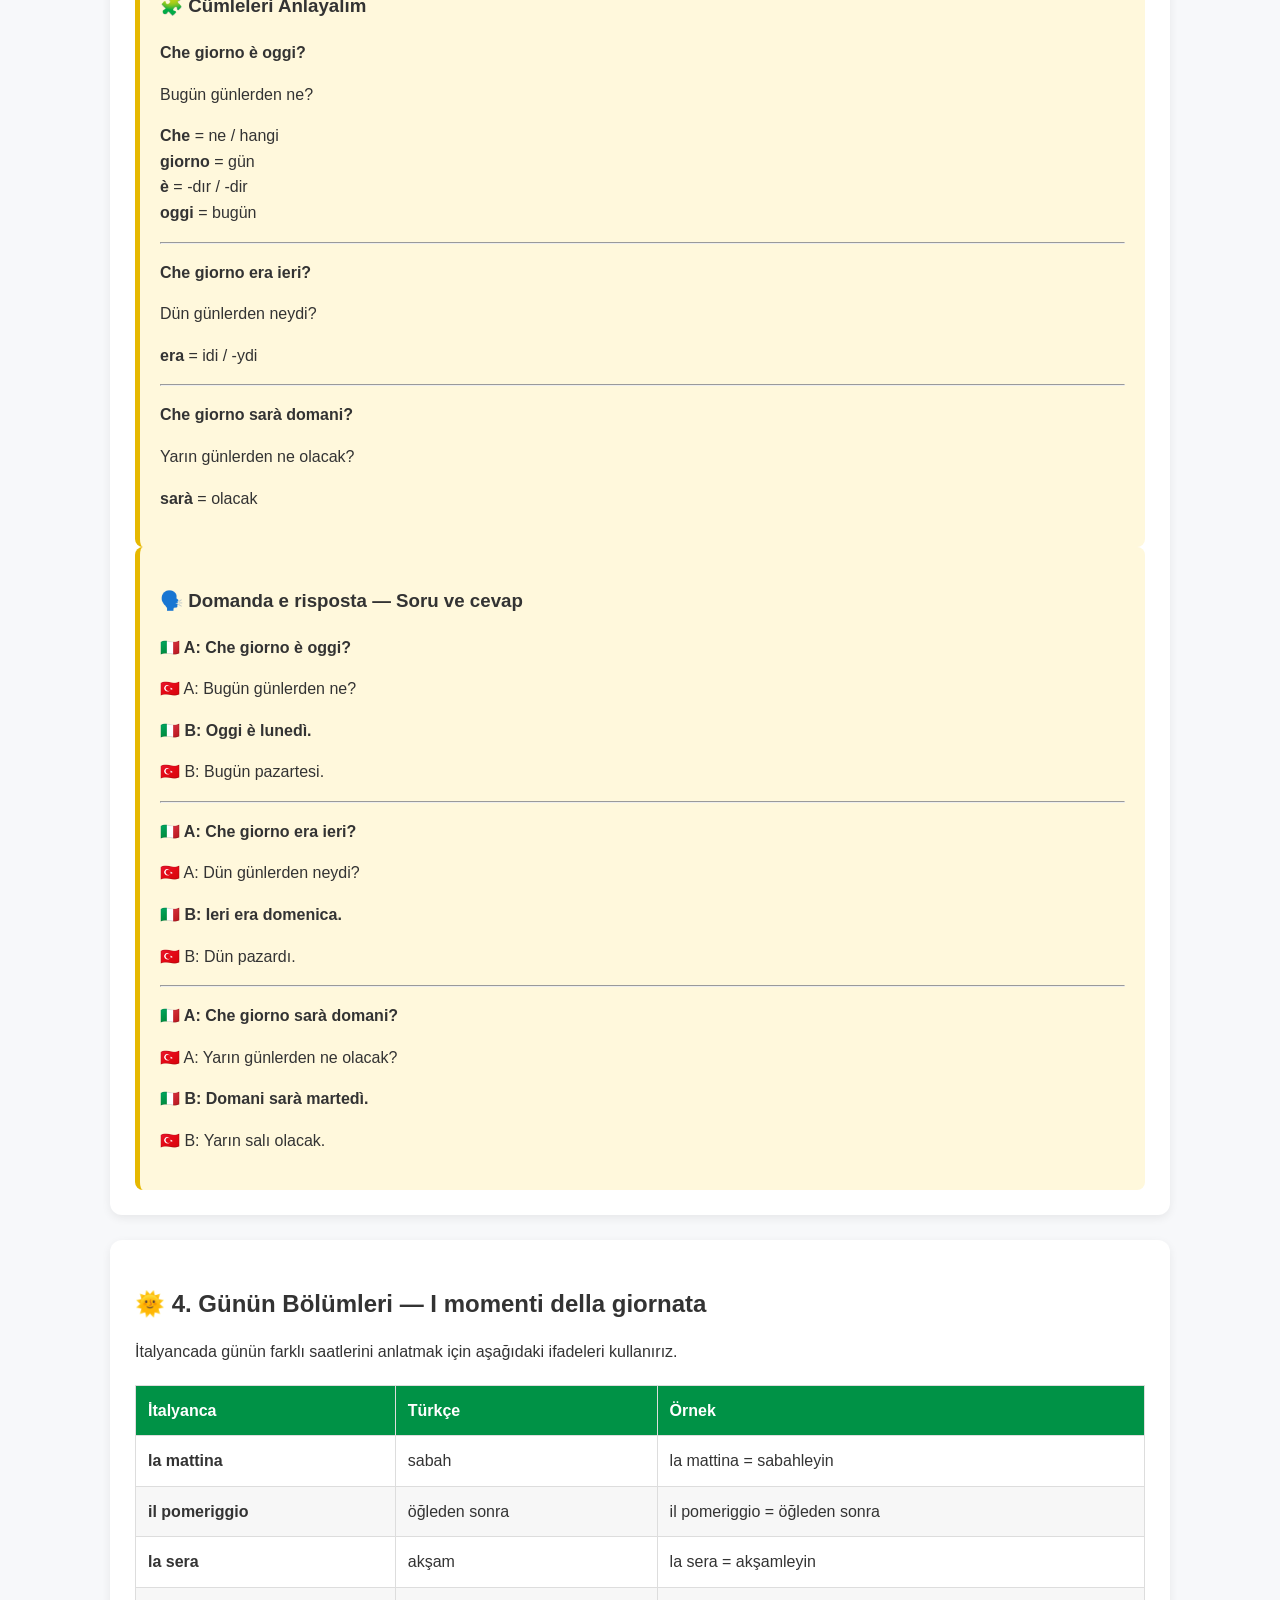
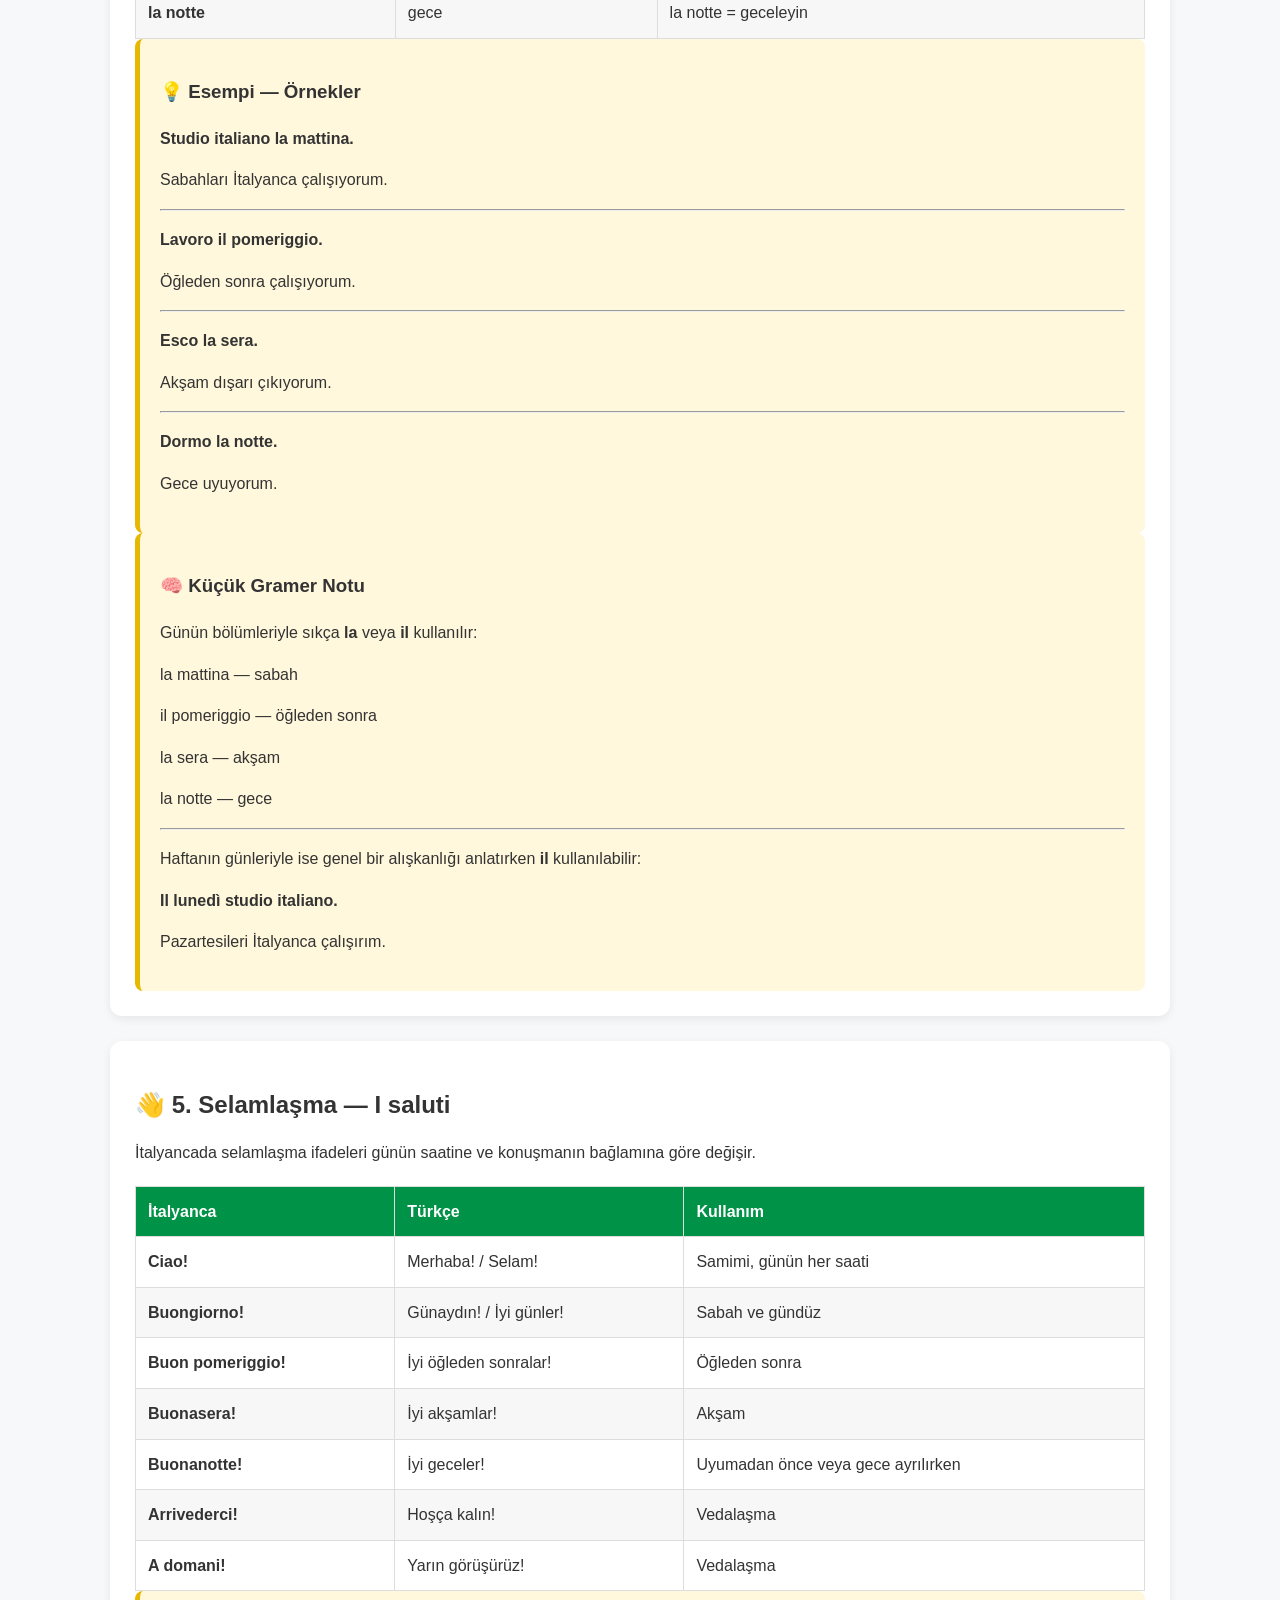
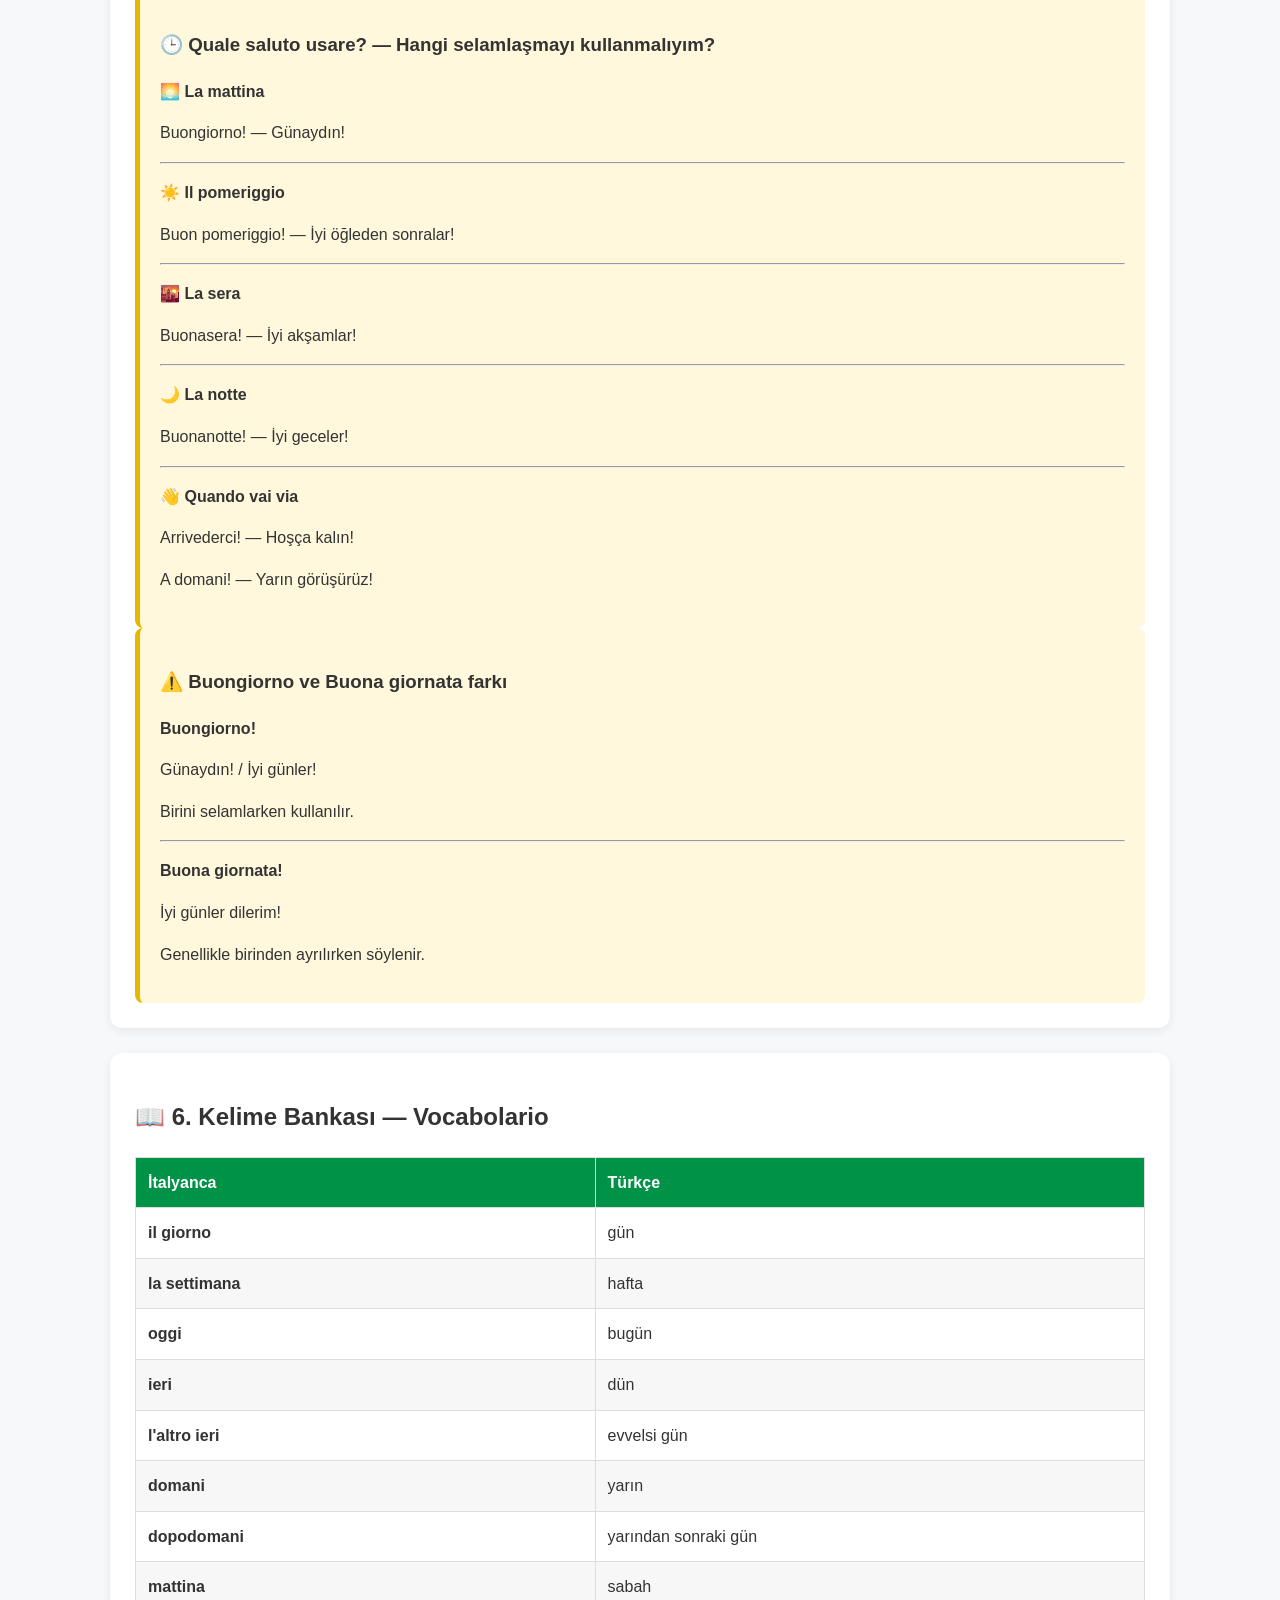
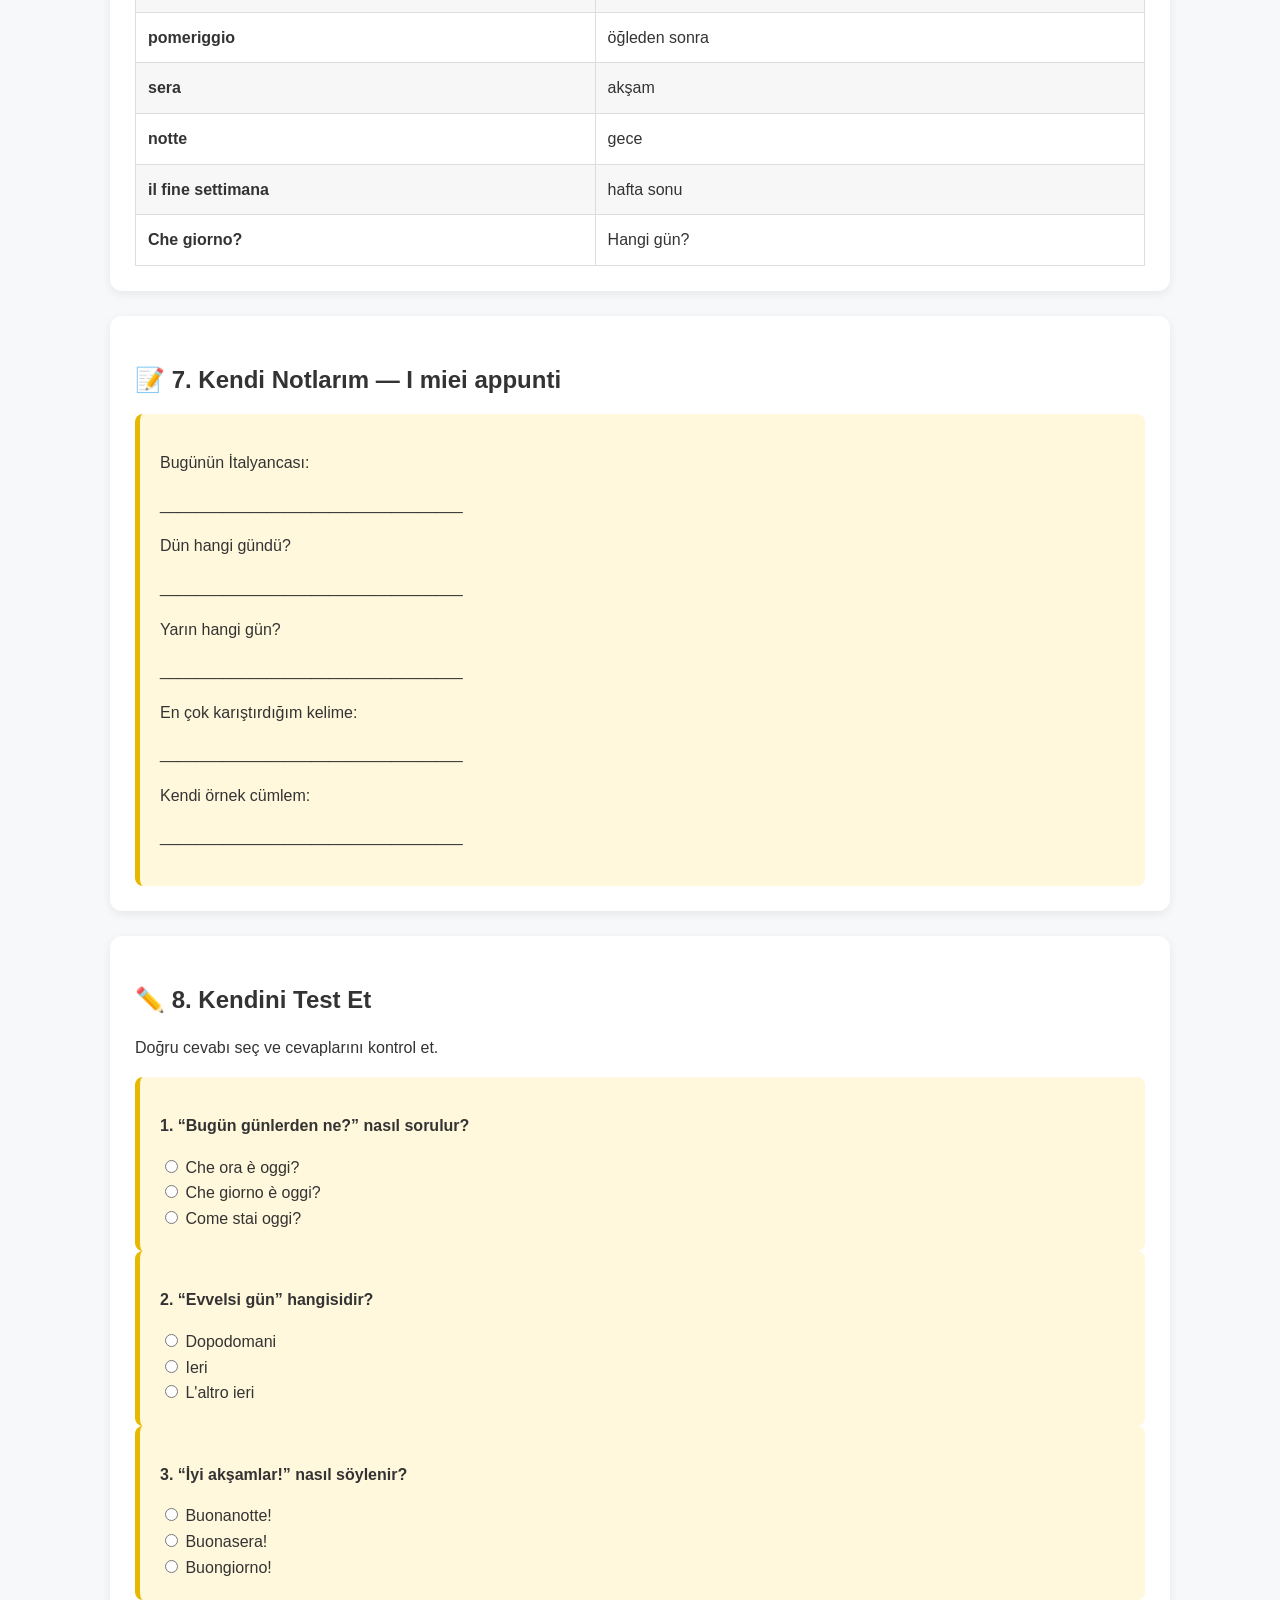
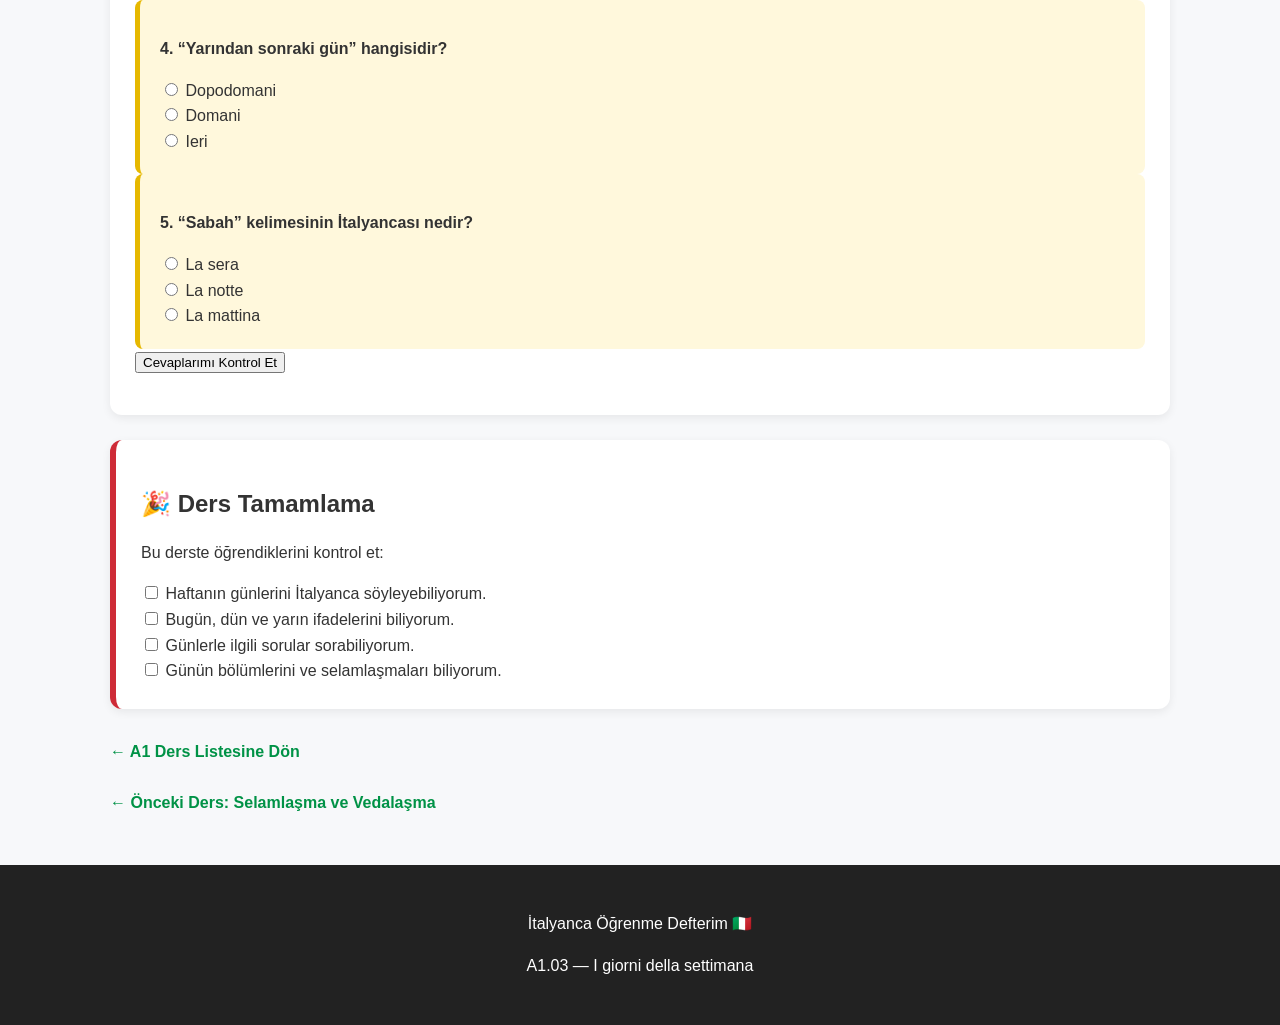
<file: a1-03-giorni-settimana.html>
<!DOCTYPE html>
<html lang="tr">
<head>
    <meta charset="UTF-8">
    <meta name="viewport" content="width=device-width, initial-scale=1.0">
    <title>A1.03 - Haftanın Günleri ve Selamlaşma | İtalyanca</title>
    <link rel="stylesheet" href="style.css">
</head>

<body>

<header>
    <h1>📅 A1.03 — I giorni della settimana</h1>
    <p>İtalyanca Haftanın Günleri, Zaman İfadeleri ve Selamlaşma</p>
</header>

<nav>
    <a href="index.html">Ana Sayfa</a>
    <a href="a1.html">A1</a>
    <a href="a2.html">A2</a>
    <a href="gramer.html">Gramer</a>
    <a href="kelimeler.html">Kelimeler</a>
    <a href="dinleme.html">Dinleme</a>
</nav>

<main>

    <!-- DERS TANITIMI -->
    <section class="unit-intro">
        <h2>Bu derste ne öğreneceğiz?</h2>

        <p>
            Bu derste haftanın günlerini, bugün ve dün gibi zaman
            ifadelerini, günlerle ilgili sorular sormayı ve günün
            farklı saatlerinde kullanılan selamlaşma ifadelerini öğreneceğiz.
        </p>

        <ul>
            <li>Haftanın yedi gününü İtalyanca söylemek</li>
            <li>Bugün, dün, önceki gün, yarın ve yarından sonraki günü anlatmak</li>
            <li>Che giorno è oggi? gibi sorular sormak</li>
            <li>Sabah, öğleden sonra, akşam ve gece ifadelerini öğrenmek</li>
            <li>İtalyanca kısa diyaloglar kurmak</li>
        </ul>
    </section>


    <!-- 1. HAFTANIN GÜNLERİ -->
    <section class="resource-section">
        <h2>📚 1. Haftanın Günleri — I giorni della settimana</h2>

        <p>
            İtalyancada haftanın günleri genellikle küçük harfle yazılır.
        </p>

        <table>
            <thead>
                <tr>
                    <th>İtalyanca</th>
                    <th>Türkçe</th>
                    <th>Örnek</th>
                </tr>
            </thead>

            <tbody>
                <tr>
                    <td><strong>lunedì</strong></td>
                    <td>Pazartesi</td>
                    <td>lunedì mattina</td>
                </tr>
                <tr>
                    <td><strong>martedì</strong></td>
                    <td>Salı</td>
                    <td>martedì pomeriggio</td>
                </tr>
                <tr>
                    <td><strong>mercoledì</strong></td>
                    <td>Çarşamba</td>
                    <td>mercoledì sera</td>
                </tr>
                <tr>
                    <td><strong>giovedì</strong></td>
                    <td>Perşembe</td>
                    <td>giovedì mattina</td>
                </tr>
                <tr>
                    <td><strong>venerdì</strong></td>
                    <td>Cuma</td>
                    <td>venerdì sera</td>
                </tr>
                <tr>
                    <td><strong>sabato</strong></td>
                    <td>Cumartesi</td>
                    <td>sabato mattina</td>
                </tr>
                <tr>
                    <td><strong>domenica</strong></td>
                    <td>Pazar</td>
                    <td>domenica pomeriggio</td>
                </tr>
            </tbody>
        </table>

        <div class="note-box">
            <h3>💡 Önemli Not</h3>

            <p><strong>Oggi è lunedì.</strong></p>
            <p>Bugün pazartesi.</p>

            <hr>

            <p><strong>Domani è martedì.</strong></p>
            <p>Yarın salı.</p>

            <hr>

            <p><strong>Il sabato e la domenica sono il fine settimana.</strong></p>
            <p>Cumartesi ve pazar hafta sonudur.</p>
        </div>
    </section>


    <!-- 2. BUGÜN, DÜN VE YARIN -->
    <section class="resource-section">
        <h2>🗓️ 2. Bugün, Dün ve Yarın — I giorni intorno a oggi</h2>

        <table>
            <thead>
                <tr>
                    <th>İtalyanca</th>
                    <th>Türkçe</th>
                </tr>
            </thead>

            <tbody>
                <tr>
                    <td><strong>oggi</strong></td>
                    <td>bugün</td>
                </tr>
                <tr>
                    <td><strong>ieri</strong></td>
                    <td>dün</td>
                </tr>
                <tr>
                    <td><strong>l'altro ieri</strong></td>
                    <td>evvelsi gün / önceki gün</td>
                </tr>
                <tr>
                    <td><strong>domani</strong></td>
                    <td>yarın</td>
                </tr>
                <tr>
                    <td><strong>dopodomani</strong></td>
                    <td>yarından sonraki gün</td>
                </tr>
            </tbody>
        </table>

        <div class="note-box">
            <h3>💡 Esempi — Örnekler</h3>

            <p><strong>Oggi è domenica.</strong></p>
            <p>Bugün pazar.</p>

            <hr>

            <p><strong>Ieri era sabato.</strong></p>
            <p>Dün cumartesiydi.</p>

            <hr>

            <p><strong>L'altro ieri era venerdì.</strong></p>
            <p>Evvelsi gün cumaydı.</p>

            <hr>

            <p><strong>Domani è lunedì.</strong></p>
            <p>Yarın pazartesi.</p>

            <hr>

            <p><strong>Dopodomani è martedì.</strong></p>
            <p>Yarından sonraki gün salı.</p>
        </div>
    </section>


    <!-- 3. SORU KALIPLARI -->
    <section class="resource-section">
        <h2>💬 3. Günlerle İlgili Sorular — Le domande</h2>

        <p>
            Birine bugün günlerden ne olduğunu veya dün hangi gün
            olduğunu sormak için aşağıdaki kalıpları kullanabilirsin.
        </p>

        <table>
            <thead>
                <tr>
                    <th>İtalyanca Soru</th>
                    <th>Türkçe</th>
                </tr>
            </thead>

            <tbody>
                <tr>
                    <td><strong>Che giorno è oggi?</strong></td>
                    <td>Bugün günlerden ne?</td>
                </tr>
                <tr>
                    <td><strong>Che giorno era ieri?</strong></td>
                    <td>Dün günlerden neydi?</td>
                </tr>
                <tr>
                    <td><strong>Che giorno era l'altro ieri?</strong></td>
                    <td>Evvelsi gün günlerden neydi?</td>
                </tr>
                <tr>
                    <td><strong>Che giorno sarà domani?</strong></td>
                    <td>Yarın günlerden ne olacak?</td>
                </tr>
                <tr>
                    <td><strong>Che giorno sarà dopodomani?</strong></td>
                    <td>Yarından sonraki gün günlerden ne olacak?</td>
                </tr>
            </tbody>
        </table>

        <div class="note-box">
            <h3>🧩 Cümleleri Anlayalım</h3>

            <p><strong>Che giorno è oggi?</strong></p>
            <p>Bugün günlerden ne?</p>

            <p>
                <strong>Che</strong> = ne / hangi
                <br>
                <strong>giorno</strong> = gün
                <br>
                <strong>è</strong> = -dır / -dir
                <br>
                <strong>oggi</strong> = bugün
            </p>

            <hr>

            <p><strong>Che giorno era ieri?</strong></p>
            <p>Dün günlerden neydi?</p>

            <p>
                <strong>era</strong> = idi / -ydi
            </p>

            <hr>

            <p><strong>Che giorno sarà domani?</strong></p>
            <p>Yarın günlerden ne olacak?</p>

            <p>
                <strong>sarà</strong> = olacak
            </p>
        </div>

        <div class="note-box">
            <h3>🗣️ Domanda e risposta — Soru ve cevap</h3>

            <p><strong>🇮🇹 A: Che giorno è oggi?</strong></p>
            <p>🇹🇷 A: Bugün günlerden ne?</p>

            <p><strong>🇮🇹 B: Oggi è lunedì.</strong></p>
            <p>🇹🇷 B: Bugün pazartesi.</p>

            <hr>

            <p><strong>🇮🇹 A: Che giorno era ieri?</strong></p>
            <p>🇹🇷 A: Dün günlerden neydi?</p>

            <p><strong>🇮🇹 B: Ieri era domenica.</strong></p>
            <p>🇹🇷 B: Dün pazardı.</p>

            <hr>

            <p><strong>🇮🇹 A: Che giorno sarà domani?</strong></p>
            <p>🇹🇷 A: Yarın günlerden ne olacak?</p>

            <p><strong>🇮🇹 B: Domani sarà martedì.</strong></p>
            <p>🇹🇷 B: Yarın salı olacak.</p>
        </div>
    </section>


    <!-- 4. GÜNÜN BÖLÜMLERİ -->
    <section class="resource-section">
        <h2>🌞 4. Günün Bölümleri — I momenti della giornata</h2>

        <p>
            İtalyancada günün farklı saatlerini anlatmak için
            aşağıdaki ifadeleri kullanırız.
        </p>

        <table>
            <thead>
                <tr>
                    <th>İtalyanca</th>
                    <th>Türkçe</th>
                    <th>Örnek</th>
                </tr>
            </thead>

            <tbody>
                <tr>
                    <td><strong>la mattina</strong></td>
                    <td>sabah</td>
                    <td>la mattina = sabahleyin</td>
                </tr>
                <tr>
                    <td><strong>il pomeriggio</strong></td>
                    <td>öğleden sonra</td>
                    <td>il pomeriggio = öğleden sonra</td>
                </tr>
                <tr>
                    <td><strong>la sera</strong></td>
                    <td>akşam</td>
                    <td>la sera = akşamleyin</td>
                </tr>
                <tr>
                    <td><strong>la notte</strong></td>
                    <td>gece</td>
                    <td>la notte = geceleyin</td>
                </tr>
            </tbody>
        </table>

        <div class="note-box">
            <h3>💡 Esempi — Örnekler</h3>

            <p><strong>Studio italiano la mattina.</strong></p>
            <p>Sabahları İtalyanca çalışıyorum.</p>

            <hr>

            <p><strong>Lavoro il pomeriggio.</strong></p>
            <p>Öğleden sonra çalışıyorum.</p>

            <hr>

            <p><strong>Esco la sera.</strong></p>
            <p>Akşam dışarı çıkıyorum.</p>

            <hr>

            <p><strong>Dormo la notte.</strong></p>
            <p>Gece uyuyorum.</p>
        </div>

        <div class="note-box">
            <h3>🧠 Küçük Gramer Notu</h3>

            <p>
                Günün bölümleriyle sıkça <strong>la</strong> veya
                <strong>il</strong> kullanılır:
            </p>

            <p>la mattina — sabah</p>
            <p>il pomeriggio — öğleden sonra</p>
            <p>la sera — akşam</p>
            <p>la notte — gece</p>

            <hr>

            <p>
                Haftanın günleriyle ise genel bir alışkanlığı anlatırken
                <strong>il</strong> kullanılabilir:
            </p>

            <p><strong>Il lunedì studio italiano.</strong></p>
            <p>Pazartesileri İtalyanca çalışırım.</p>
        </div>
    </section>


    <!-- 5. SELAMLAŞMA -->
    <section class="resource-section">
        <h2>👋 5. Selamlaşma — I saluti</h2>

        <p>
            İtalyancada selamlaşma ifadeleri günün saatine ve
            konuşmanın bağlamına göre değişir.
        </p>

        <table>
            <thead>
                <tr>
                    <th>İtalyanca</th>
                    <th>Türkçe</th>
                    <th>Kullanım</th>
                </tr>
            </thead>

            <tbody>
                <tr>
                    <td><strong>Ciao!</strong></td>
                    <td>Merhaba! / Selam!</td>
                    <td>Samimi, günün her saati</td>
                </tr>
                <tr>
                    <td><strong>Buongiorno!</strong></td>
                    <td>Günaydın! / İyi günler!</td>
                    <td>Sabah ve gündüz</td>
                </tr>
                <tr>
                    <td><strong>Buon pomeriggio!</strong></td>
                    <td>İyi öğleden sonralar!</td>
                    <td>Öğleden sonra</td>
                </tr>
                <tr>
                    <td><strong>Buonasera!</strong></td>
                    <td>İyi akşamlar!</td>
                    <td>Akşam</td>
                </tr>
                <tr>
                    <td><strong>Buonanotte!</strong></td>
                    <td>İyi geceler!</td>
                    <td>Uyumadan önce veya gece ayrılırken</td>
                </tr>
                <tr>
                    <td><strong>Arrivederci!</strong></td>
                    <td>Hoşça kalın!</td>
                    <td>Vedalaşma</td>
                </tr>
                <tr>
                    <td><strong>A domani!</strong></td>
                    <td>Yarın görüşürüz!</td>
                    <td>Vedalaşma</td>
                </tr>
            </tbody>
        </table>

        <div class="note-box">
            <h3>🕒 Quale saluto usare? — Hangi selamlaşmayı kullanmalıyım?</h3>

            <p><strong>🌅 La mattina</strong></p>
            <p>Buongiorno! — Günaydın!</p>

            <hr>

            <p><strong>☀️ Il pomeriggio</strong></p>
            <p>Buon pomeriggio! — İyi öğleden sonralar!</p>

            <hr>

            <p><strong>🌇 La sera</strong></p>
            <p>Buonasera! — İyi akşamlar!</p>

            <hr>

            <p><strong>🌙 La notte</strong></p>
            <p>Buonanotte! — İyi geceler!</p>

            <hr>

            <p><strong>👋 Quando vai via</strong></p>
            <p>Arrivederci! — Hoşça kalın!</p>
            <p>A domani! — Yarın görüşürüz!</p>
        </div>

        <div class="note-box">
            <h3>⚠️ Buongiorno ve Buona giornata farkı</h3>

            <p><strong>Buongiorno!</strong></p>
            <p>Günaydın! / İyi günler!</p>
            <p>Birini selamlarken kullanılır.</p>

            <hr>

            <p><strong>Buona giornata!</strong></p>
            <p>İyi günler dilerim!</p>
            <p>Genellikle birinden ayrılırken söylenir.</p>
        </div>
    </section>


    <!-- 6. KELİME BANKASI -->
    <section class="resource-section">
        <h2>📖 6. Kelime Bankası — Vocabolario</h2>

        <table>
            <thead>
                <tr>
                    <th>İtalyanca</th>
                    <th>Türkçe</th>
                </tr>
            </thead>

            <tbody>
                <tr><td><strong>il giorno</strong></td><td>gün</td></tr>
                <tr><td><strong>la settimana</strong></td><td>hafta</td></tr>
                <tr><td><strong>oggi</strong></td><td>bugün</td></tr>
                <tr><td><strong>ieri</strong></td><td>dün</td></tr>
                <tr><td><strong>l'altro ieri</strong></td><td>evvelsi gün</td></tr>
                <tr><td><strong>domani</strong></td><td>yarın</td></tr>
                <tr><td><strong>dopodomani</strong></td><td>yarından sonraki gün</td></tr>
                <tr><td><strong>mattina</strong></td><td>sabah</td></tr>
                <tr><td><strong>pomeriggio</strong></td><td>öğleden sonra</td></tr>
                <tr><td><strong>sera</strong></td><td>akşam</td></tr>
                <tr><td><strong>notte</strong></td><td>gece</td></tr>
                <tr><td><strong>il fine settimana</strong></td><td>hafta sonu</td></tr>
                <tr><td><strong>Che giorno?</strong></td><td>Hangi gün?</td></tr>
            </tbody>
        </table>
    </section>


    <!-- 7. KENDİ NOTLARIM -->
    <section class="resource-section">
        <h2>📝 7. Kendi Notlarım — I miei appunti</h2>

        <div class="note-box">
            <p>Bugünün İtalyancası:</p>
            <p>__________________________________</p>

            <p>Dün hangi gündü?</p>
            <p>__________________________________</p>

            <p>Yarın hangi gün?</p>
            <p>__________________________________</p>

            <p>En çok karıştırdığım kelime:</p>
            <p>__________________________________</p>

            <p>Kendi örnek cümlem:</p>
            <p>__________________________________</p>
        </div>
    </section>


    <!-- 8. ALIŞTIRMA -->
    <section class="resource-section">
        <h2>✏️ 8. Kendini Test Et</h2>

        <p>Doğru cevabı seç ve cevaplarını kontrol et.</p>

        <div class="note-box">
            <p><strong>1. “Bugün günlerden ne?” nasıl sorulur?</strong></p>

            <label><input type="radio" name="q1" value="a"> Che ora è oggi?</label>
            <br>
            <label><input type="radio" name="q1" value="b"> Che giorno è oggi?</label>
            <br>
            <label><input type="radio" name="q1" value="c"> Come stai oggi?</label>
        </div>

        <div class="note-box">
            <p><strong>2. “Evvelsi gün” hangisidir?</strong></p>

            <label><input type="radio" name="q2" value="a"> Dopodomani</label>
            <br>
            <label><input type="radio" name="q2" value="b"> Ieri</label>
            <br>
            <label><input type="radio" name="q2" value="c"> L'altro ieri</label>
        </div>

        <div class="note-box">
            <p><strong>3. “İyi akşamlar!” nasıl söylenir?</strong></p>

            <label><input type="radio" name="q3" value="a"> Buonanotte!</label>
            <br>
            <label><input type="radio" name="q3" value="b"> Buonasera!</label>
            <br>
            <label><input type="radio" name="q3" value="c"> Buongiorno!</label>
        </div>

        <div class="note-box">
            <p><strong>4. “Yarından sonraki gün” hangisidir?</strong></p>

            <label><input type="radio" name="q4" value="a"> Dopodomani</label>
            <br>
            <label><input type="radio" name="q4" value="b"> Domani</label>
            <br>
            <label><input type="radio" name="q4" value="c"> Ieri</label>
        </div>

        <div class="note-box">
            <p><strong>5. “Sabah” kelimesinin İtalyancası nedir?</strong></p>

            <label><input type="radio" name="q5" value="a"> La sera</label>
            <br>
            <label><input type="radio" name="q5" value="b"> La notte</label>
            <br>
            <label><input type="radio" name="q5" value="c"> La mattina</label>
        </div>

        <button type="button" onclick="checkAnswers()">
            Cevaplarımı Kontrol Et
        </button>

        <p id="quiz-result" aria-live="polite"></p>
    </section>


    <!-- 9. DERS TAMAMLAMA -->
    <section class="complete">
        <h2>🎉 Ders Tamamlama</h2>

        <p>Bu derste öğrendiklerini kontrol et:</p>

        <label>
            <input type="checkbox">
            Haftanın günlerini İtalyanca söyleyebiliyorum.
        </label>
        <br>

        <label>
            <input type="checkbox">
            Bugün, dün ve yarın ifadelerini biliyorum.
        </label>
        <br>

        <label>
            <input type="checkbox">
            Günlerle ilgili sorular sorabiliyorum.
        </label>
        <br>

        <label>
            <input type="checkbox">
            Günün bölümlerini ve selamlaşmaları biliyorum.
        </label>
    </section>


    <!-- GERİ DÖNÜŞ -->
    <section class="back">
        <a href="a1.html">← A1 Ders Listesine Dön</a>
        <br><br>
        <a href="a1-02-selamlasma.html">
            ← Önceki Ders: Selamlaşma ve Vedalaşma
        </a>
    </section>

</main>

<footer>
    <p>İtalyanca Öğrenme Defterim 🇮🇹</p>
    <p>A1.03 — I giorni della settimana</p>
</footer>

<script>
function checkAnswers() {
    const answers = {
        q1: "b",
        q2: "c",
        q3: "b",
        q4: "a",
        q5: "c"
    };

    let score = 0;
    let unanswered = 0;

    for (const question in answers) {
        const selected = document.querySelector(
            'input[name="' + question + '"]:checked'
        );

        if (!selected) {
            unanswered++;
        } else if (selected.value === answers[question]) {
            score++;
        }
    }

    const result = document.getElementById("quiz-result");

    if (unanswered > 0) {
        result.textContent =
            "Lütfen tüm soruları cevapla. Henüz " +
            unanswered + " soru boş.";
        return;
    }

    result.textContent =
        "Sonucun: " + score + "/5 doğru! " +
        (score === 5
            ? "Harika! 🎉"
            : "Tekrar deneyebilirsin. Cevaplarını gözden geçir!");
}
</script>

</body>
</html>
</file>
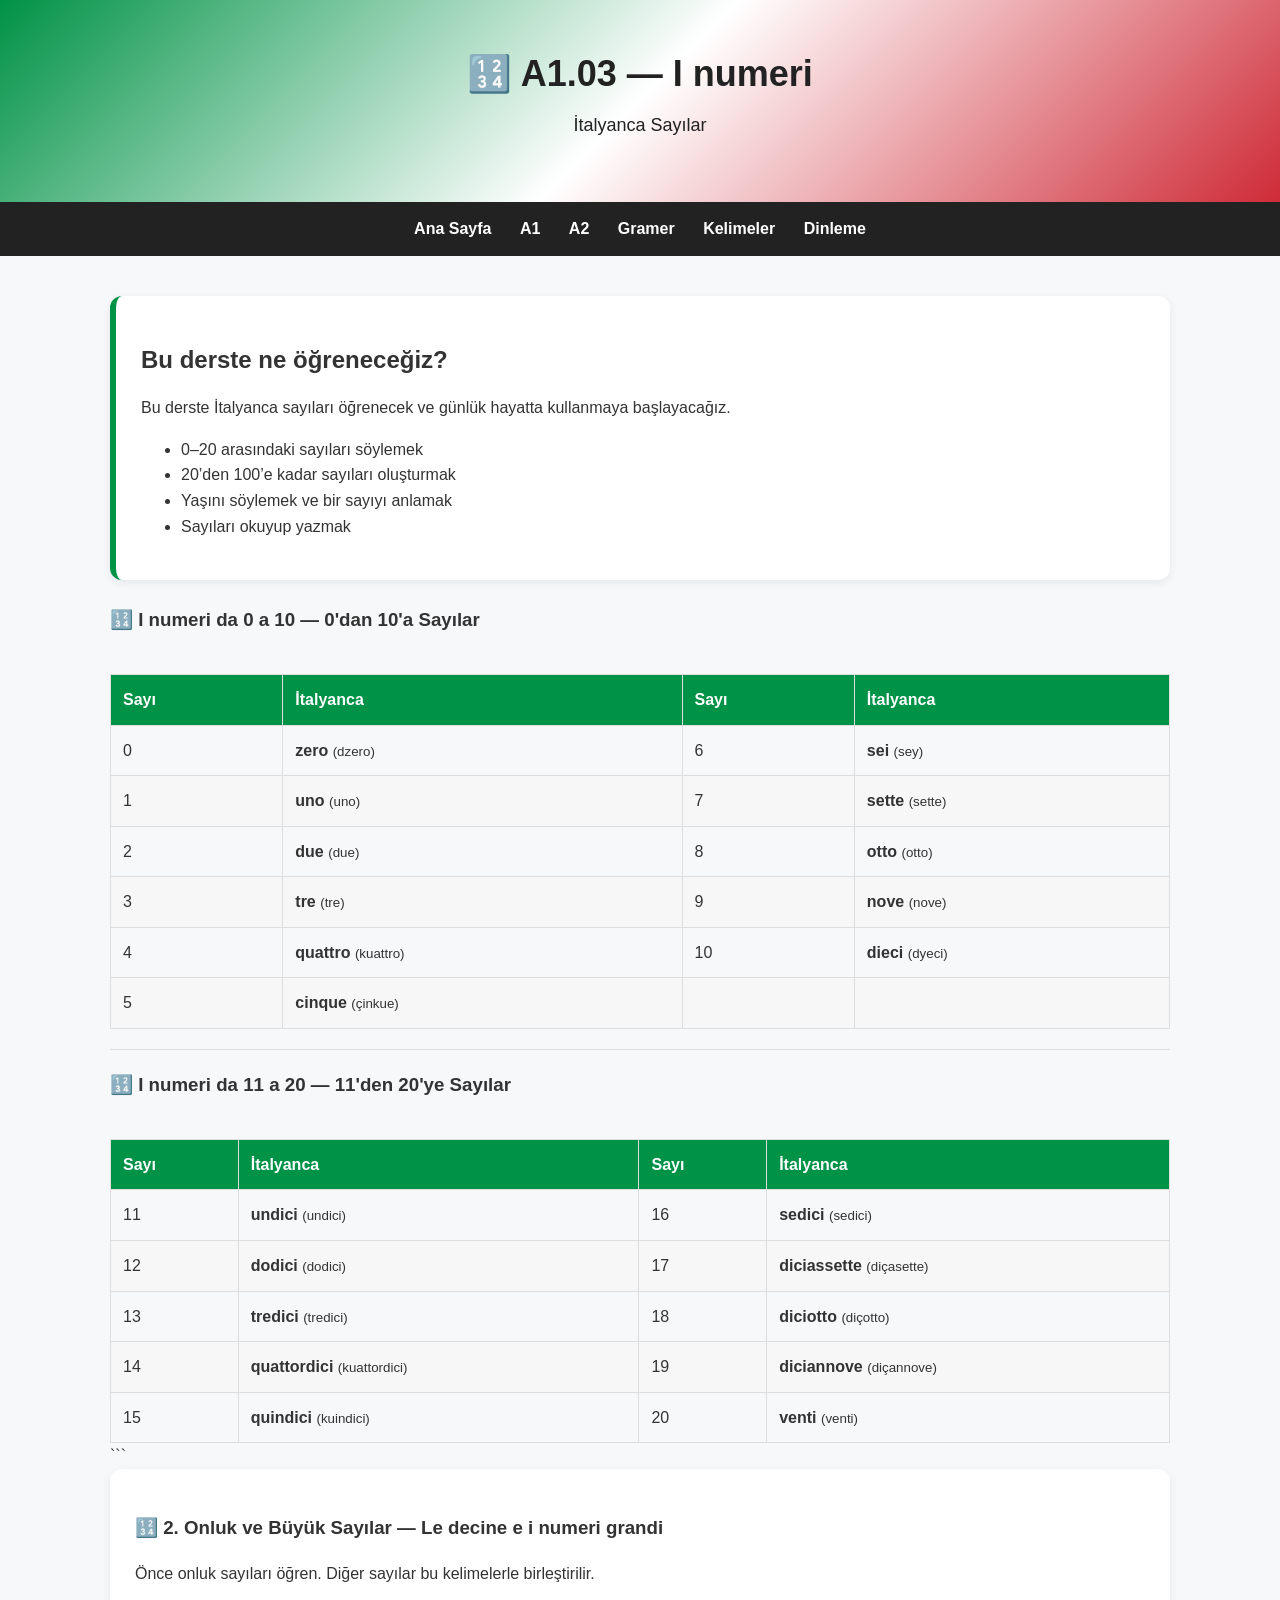
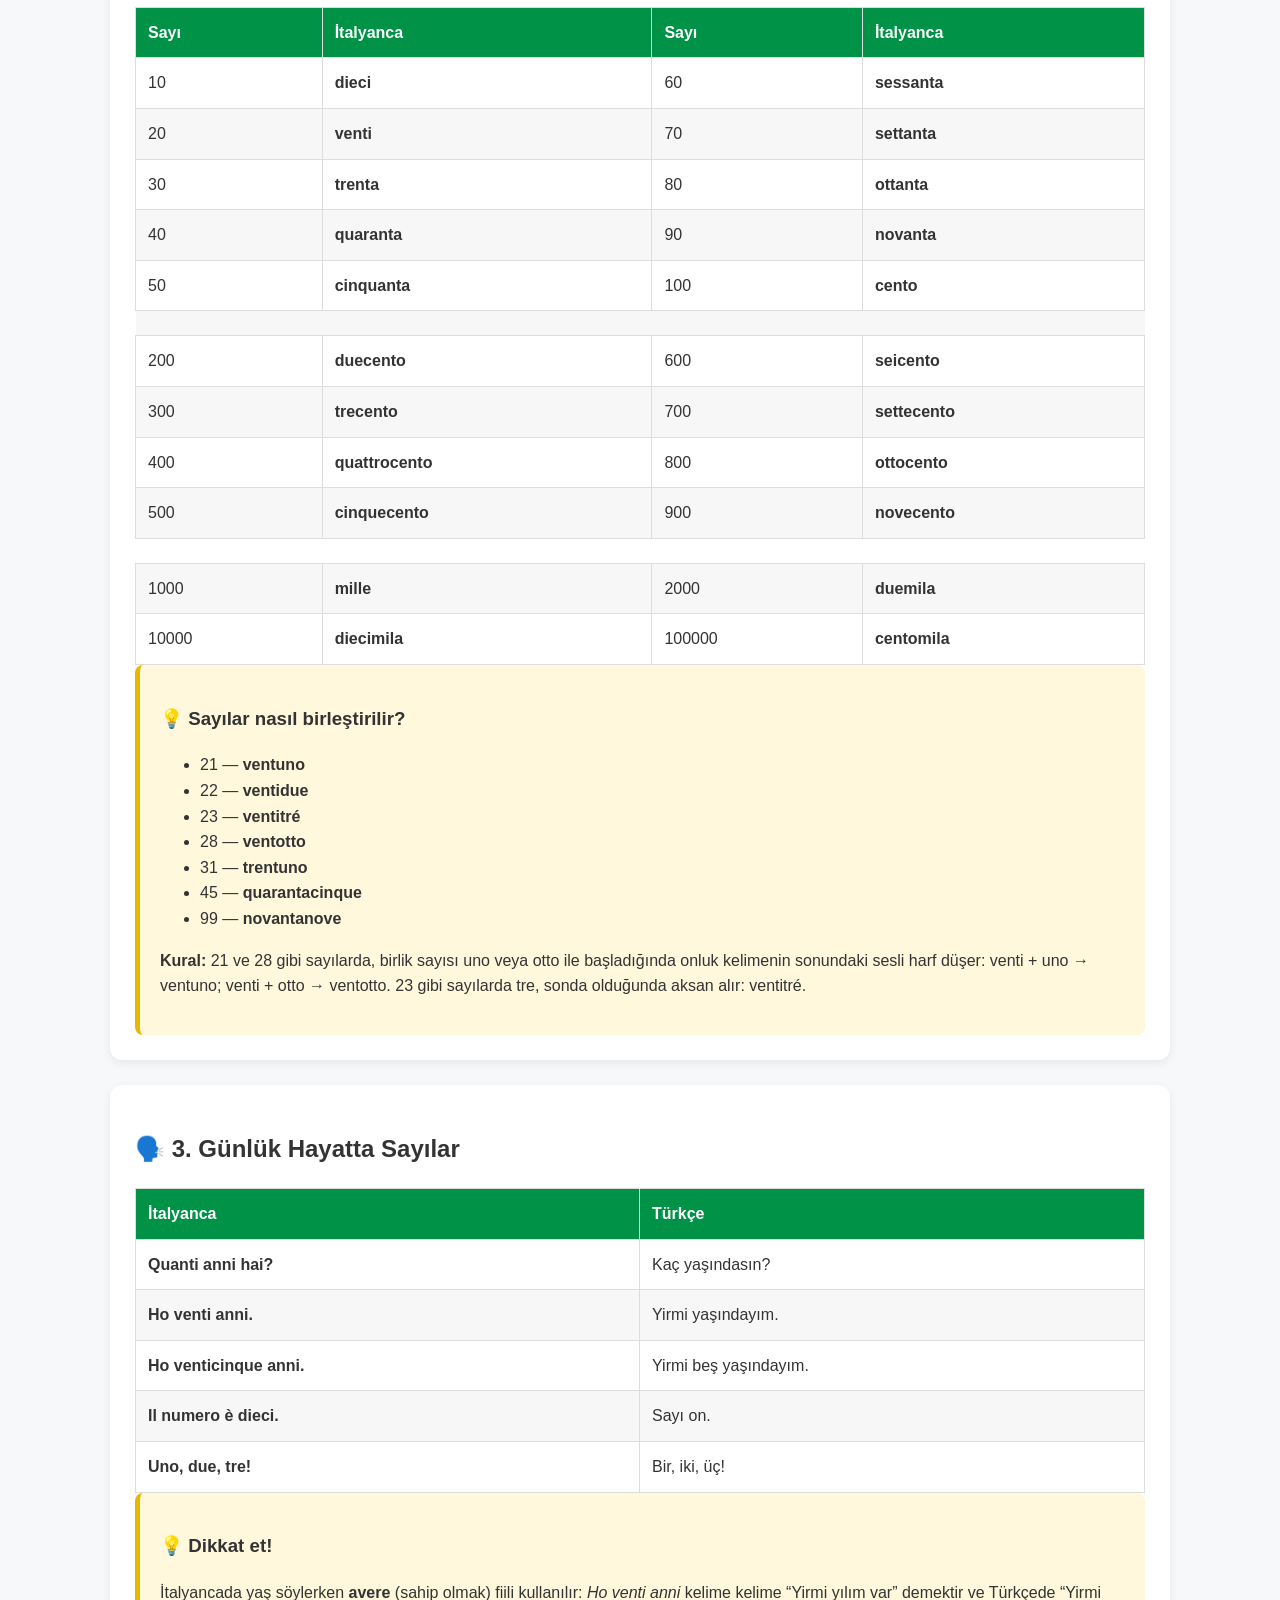
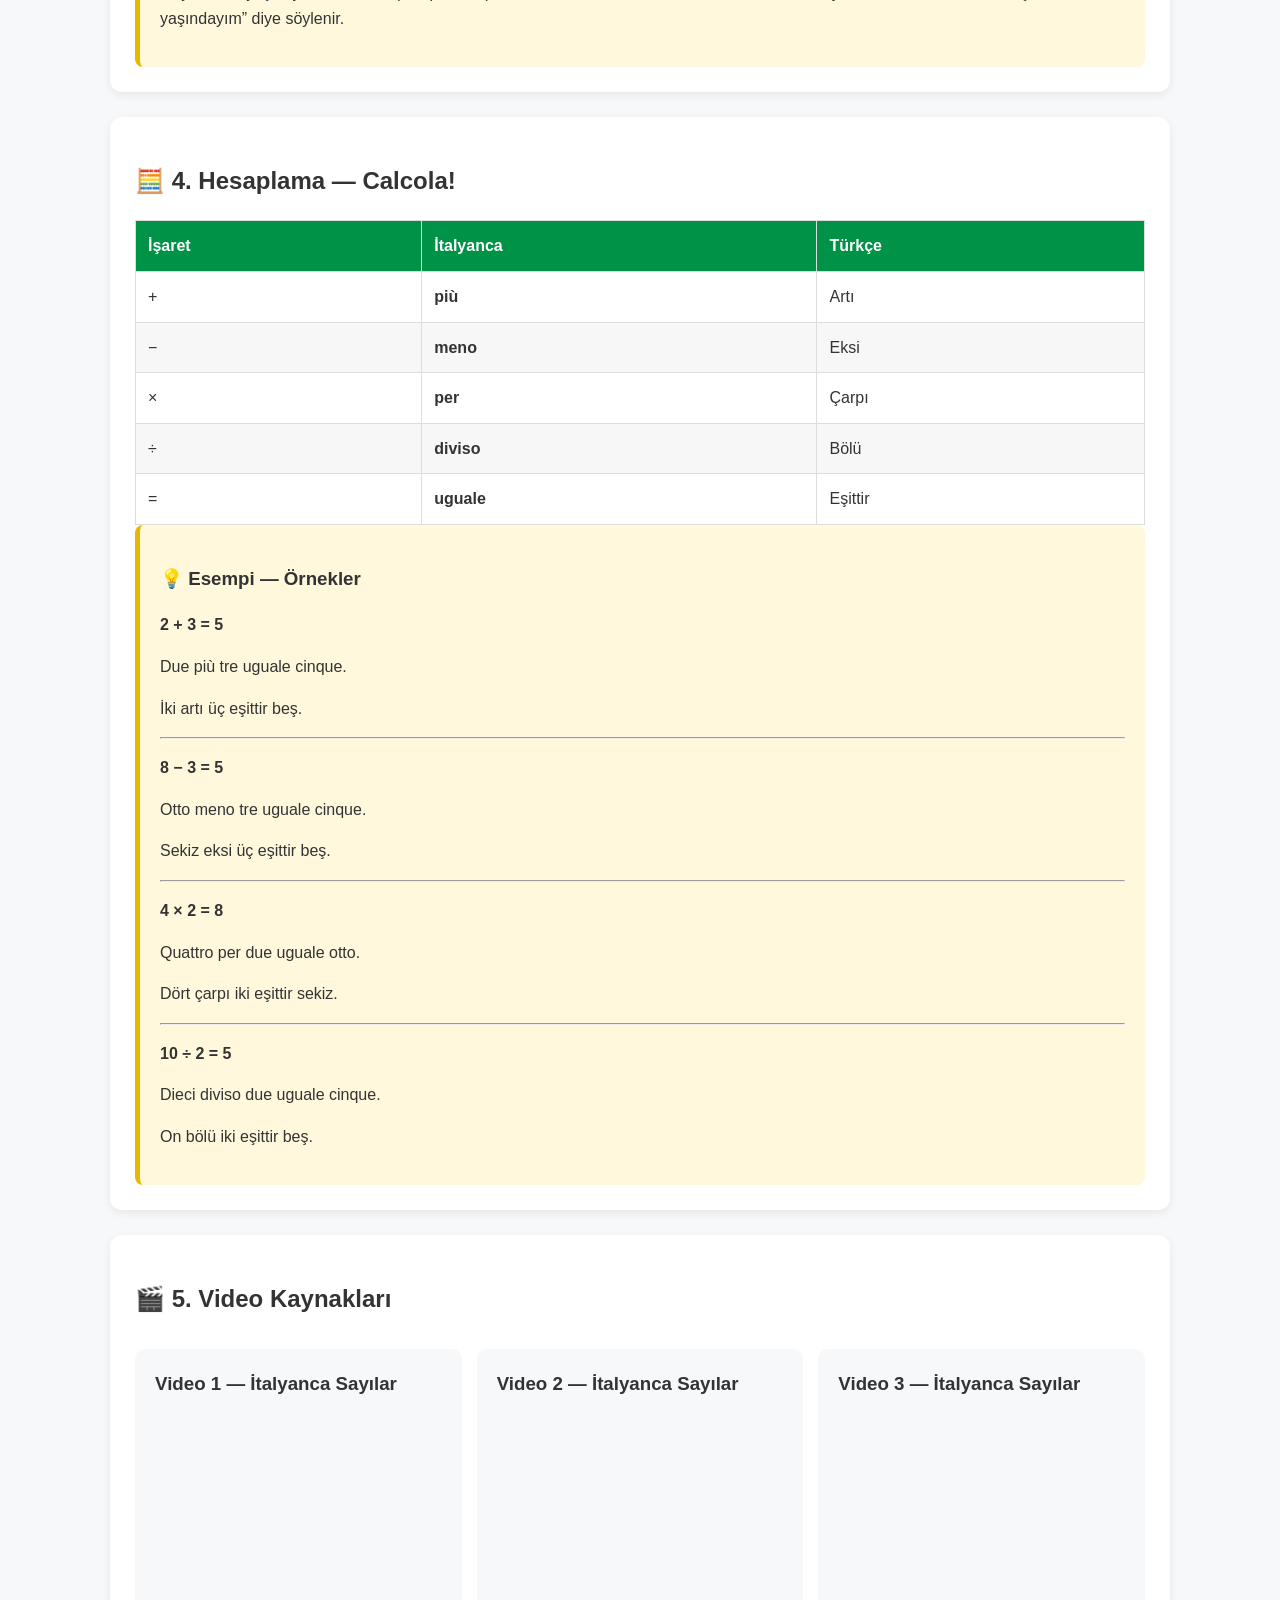
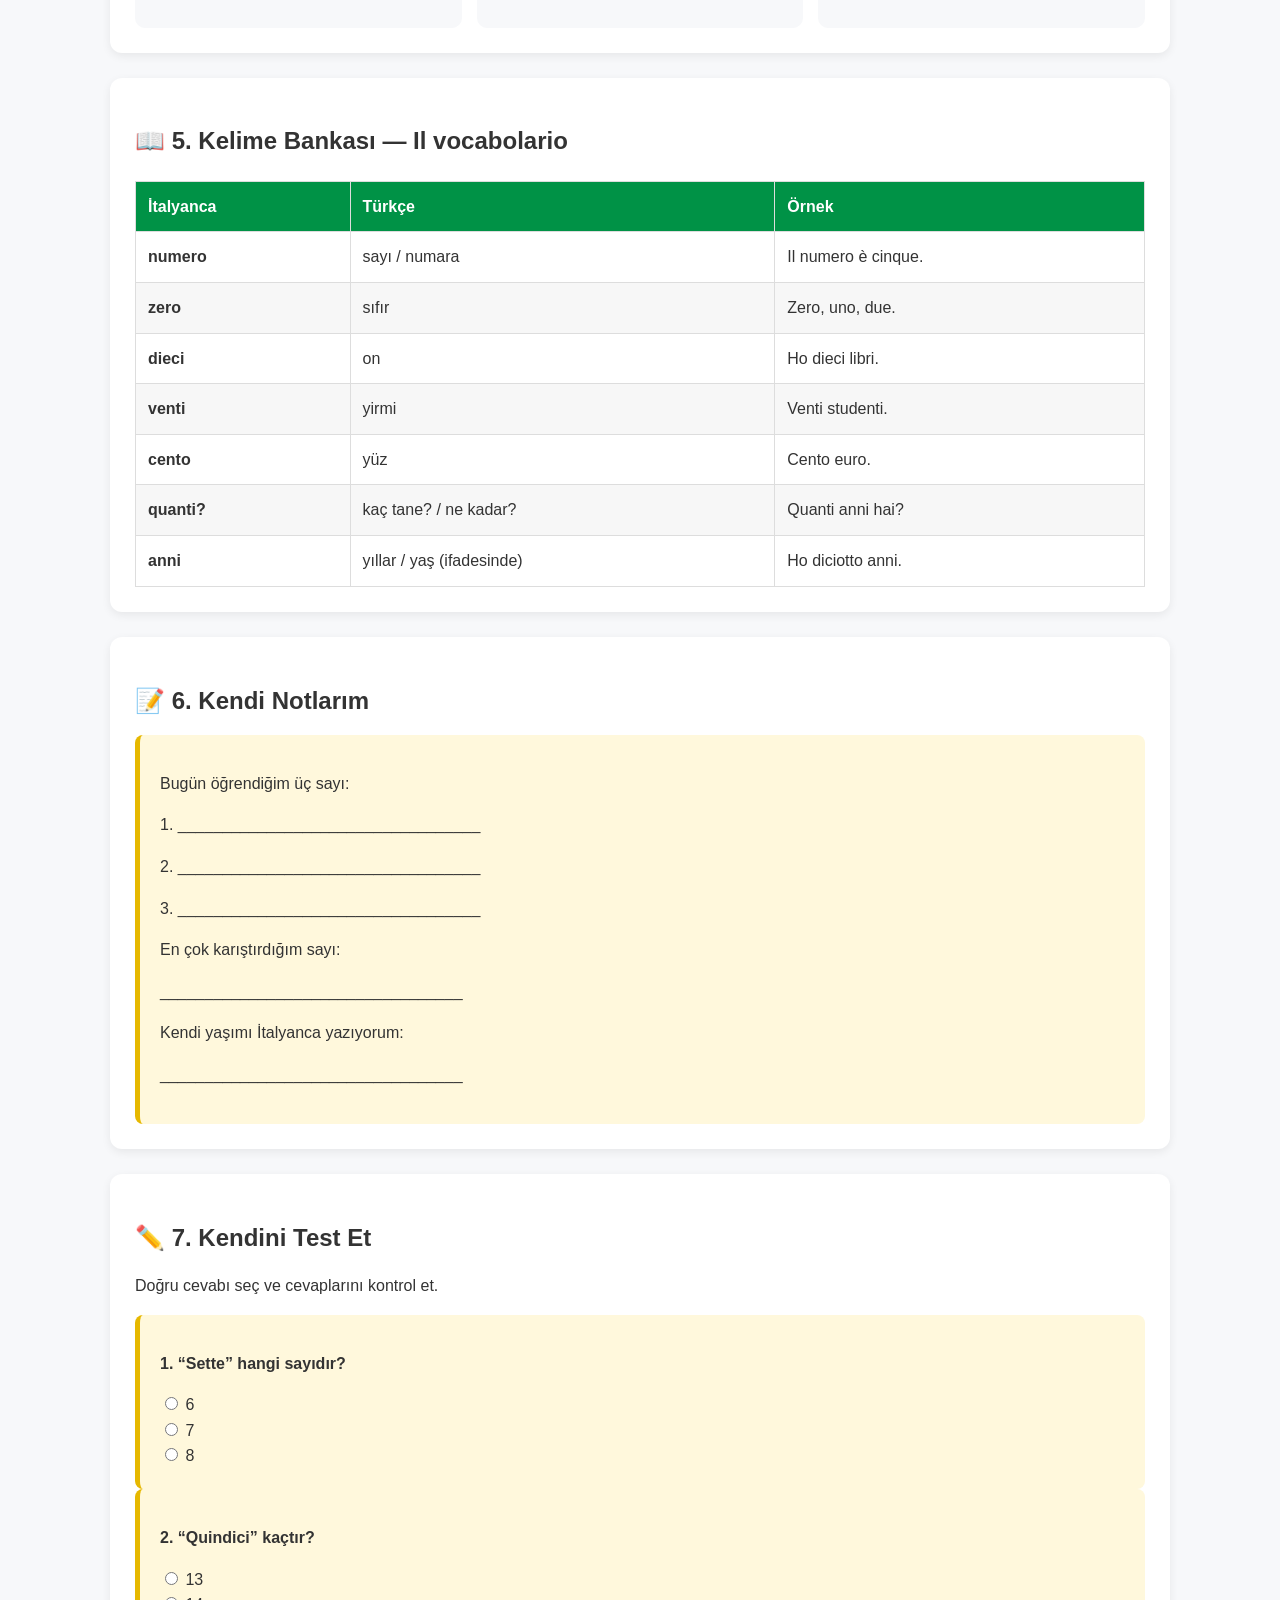
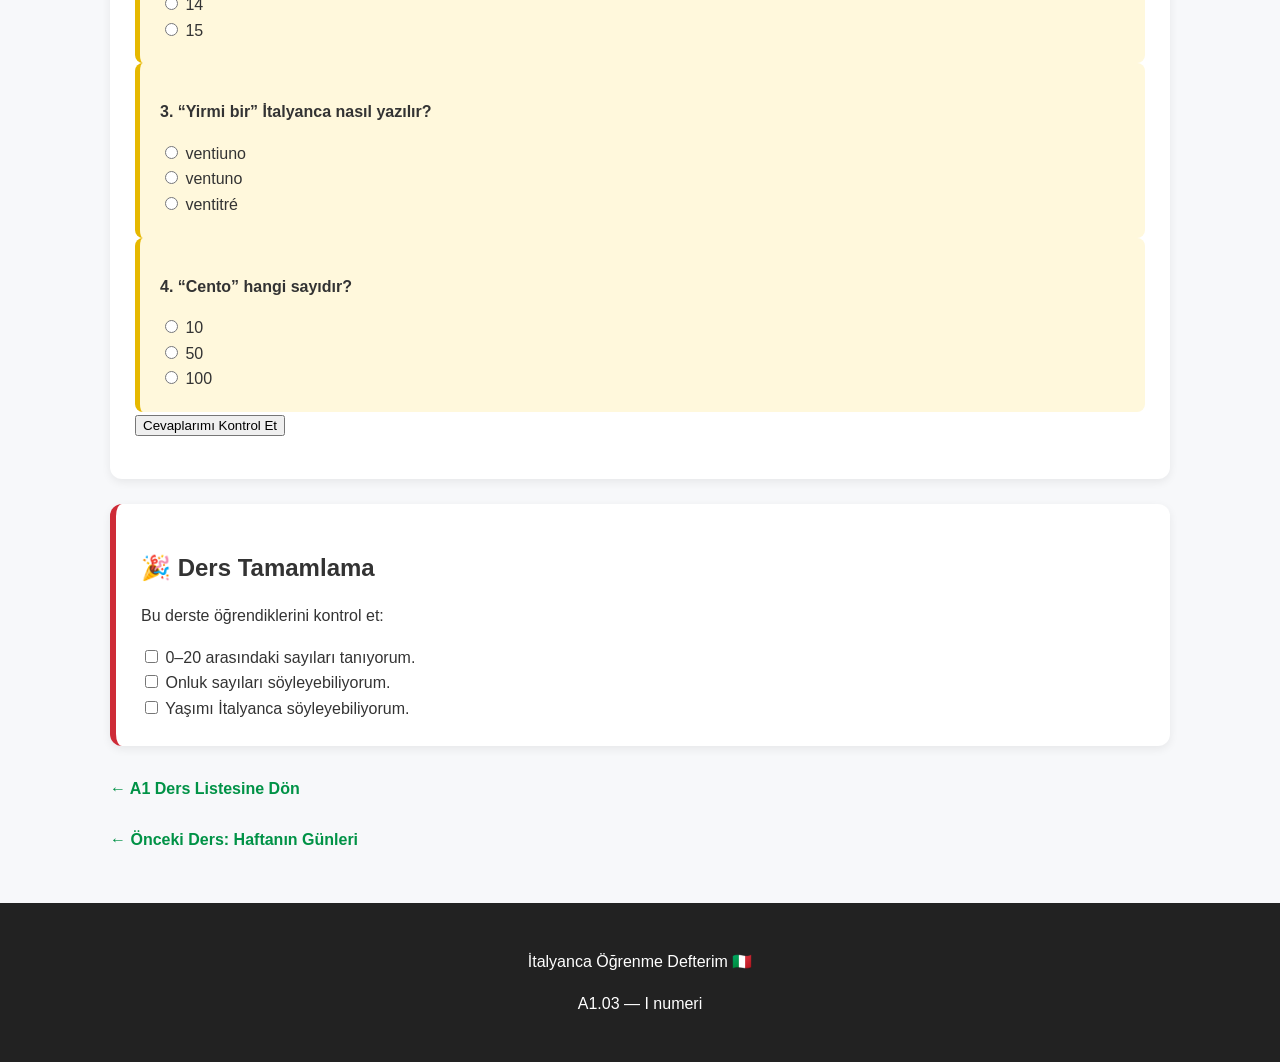
<file: a1-03-i-numeri.html>
<!DOCTYPE html>
<html lang="tr">
<head>
    <meta charset="UTF-8">
    <meta name="viewport" content="width=device-width, initial-scale=1.0">
    <title>A1.03 - Sayılar | İtalyanca</title>
    <link rel="stylesheet" href="style.css">
</head>

<body>

<header>
    <h1>🔢 A1.03 — I numeri</h1>
    <p>İtalyanca Sayılar</p>
</header>

<nav>
    <a href="index.html">Ana Sayfa</a>
    <a href="a1.html">A1</a>
    <a href="a2.html">A2</a>
    <a href="gramer.html">Gramer</a>
    <a href="kelimeler.html">Kelimeler</a>
    <a href="dinleme.html">Dinleme</a>
</nav>

<main>

    <!-- DERS TANITIMI -->
    <section class="unit-intro">
        <h2>Bu derste ne öğreneceğiz?</h2>
        <p>
            Bu derste İtalyanca sayıları öğrenecek ve
            günlük hayatta kullanmaya başlayacağız.
        </p>
        <ul>
            <li>0–20 arasındaki sayıları söylemek</li>
            <li>20’den 100’e kadar sayıları oluşturmak</li>
            <li>Yaşını söylemek ve bir sayıyı anlamak</li>
            <li>Sayıları okuyup yazmak</li>
        </ul>
    </section>

    <!-- 1. TEMEL SAYILAR -->
<!-- SAYILAR 0-10 -->
<h3>🔢 I numeri da 0 a 10 — 0'dan 10'a Sayılar</h3>

<div style="overflow-x: auto;">
    <table>
        <thead>
            <tr>
                <th>Sayı</th>
                <th>İtalyanca</th>
                <th>Sayı</th>
                <th>İtalyanca</th>
            </tr>
        </thead>
        <tbody>
            <tr>
                <td>0</td>
                <td><strong>zero</strong> <small>(dzero)</small></td>
                <td>6</td>
                <td><strong>sei</strong> <small>(sey)</small></td>
            </tr>
            <tr>
                <td>1</td>
                <td><strong>uno</strong> <small>(uno)</small></td>
                <td>7</td>
                <td><strong>sette</strong> <small>(sette)</small></td>
            </tr>
            <tr>
                <td>2</td>
                <td><strong>due</strong> <small>(due)</small></td>
                <td>8</td>
                <td><strong>otto</strong> <small>(otto)</small></td>
            </tr>
            <tr>
                <td>3</td>
                <td><strong>tre</strong> <small>(tre)</small></td>
                <td>9</td>
                <td><strong>nove</strong> <small>(nove)</small></td>
            </tr>
            <tr>
                <td>4</td>
                <td><strong>quattro</strong> <small>(kuattro)</small></td>
                <td>10</td>
                <td><strong>dieci</strong> <small>(dyeci)</small></td>
            </tr>
            <tr>
                <td>5</td>
                <td><strong>cinque</strong> <small>(çinkue)</small></td>
                <td> </td>
                <td> </td>
            </tr>
        </tbody>
    </table>
</div>

<hr style="margin: 20px 0; border: 0; border-top: 1px solid #ddd;">

<!-- SAYILAR 11-20 -->
<h3>🔢 I numeri da 11 a 20 — 11'den 20'ye Sayılar</h3>

<div style="overflow-x: auto;">
    <table>
        <thead>
            <tr>
                <th>Sayı</th>
                <th>İtalyanca</th>
                <th>Sayı</th>
                <th>İtalyanca</th>
            </tr>
        </thead>
        <tbody>
            <tr>
                <td>11</td>
                <td><strong>undici</strong> <small>(undici)</small></td>
                <td>16</td>
                <td><strong>sedici</strong> <small>(sedici)</small></td>
            </tr>
            <tr>
                <td>12</td>
                <td><strong>dodici</strong> <small>(dodici)</small></td>
                <td>17</td>
                <td><strong>diciassette</strong> <small>(diçasette)</small></td>
            </tr>
            <tr>
                <td>13</td>
                <td><strong>tredici</strong> <small>(tredici)</small></td>
                <td>18</td>
                <td><strong>diciotto</strong> <small>(diçotto)</small></td>
            </tr>
            <tr>
                <td>14</td>
                <td><strong>quattordici</strong> <small>(kuattordici)</small></td>
                <td>19</td>
                <td><strong>diciannove</strong> <small>(diçannove)</small></td>
            </tr>
            <tr>
                <td>15</td>
                <td><strong>quindici</strong> <small>(kuindici)</small></td>
                <td>20</td>
                <td><strong>venti</strong> <small>(venti)</small></td>
            </tr>
        </tbody>
    </table>
</div>

```
    <!-- 2. ONLUK SAYILAR -->
    <section class="resource-section">
        <h3>🔢 2. Onluk ve Büyük Sayılar — Le decine e i numeri grandi</h3>
        <p>
            Önce onluk sayıları öğren.
            Diğer sayılar bu kelimelerle birleştirilir.
        </p>

        <table>
            <thead>
                <tr>
                    <th>Sayı</th>
                    <th>İtalyanca</th>
                    <th>Sayı</th>
                    <th>İtalyanca</th>
                </tr>
            </thead>
            <tbody>
<tr><td>10</td><td><strong>dieci</strong></td><td>60</td><td><strong>sessanta</strong></td></tr>
<tr><td>20</td><td><strong>venti</strong></td><td>70</td><td><strong>settanta</strong></td></tr>
<tr><td>30</td><td><strong>trenta</strong></td><td>80</td><td><strong>ottanta</strong></td></tr>
<tr><td>40</td><td><strong>quaranta</strong></td><td>90</td><td><strong>novanta</strong></td></tr>
<tr><td>50</td><td><strong>cinquanta</strong></td><td>100</td><td><strong>cento</strong></td></tr>

<!-- Boşluk -->
<tr><td colspan="4" style="height: 15px; border: none;"></td></tr>

<tr><td>200</td><td><strong>duecento</strong></td><td>600</td><td><strong>seicento</strong></td></tr>
<tr><td>300</td><td><strong>trecento</strong></td><td>700</td><td><strong>settecento</strong></td></tr>
<tr><td>400</td><td><strong>quattrocento</strong></td><td>800</td><td><strong>ottocento</strong></td></tr>
<tr><td>500</td><td><strong>cinquecento</strong></td><td>900</td><td><strong>novecento</strong></td></tr>

<!-- Binlik sayılar -->
<tr><td colspan="4" style="height: 15px; border: none;"></td></tr>

<tr><td>1000</td><td><strong>mille</strong></td><td>2000</td><td><strong>duemila</strong></td></tr>
<tr><td>10000</td><td><strong>diecimila</strong></td><td>100000</td><td><strong>centomila</strong></td></tr>
            </tbody>
        </table>

        <div class="note-box">
            <h3>💡 Sayılar nasıl birleştirilir?</h3>
            <ul>
                <li>21 — <strong>ventuno</strong></li>
                <li>22 — <strong>ventidue</strong></li>
                <li>23 — <strong>ventitré</strong></li>
                <li>28 — <strong>ventotto</strong></li>
                <li>31 — <strong>trentuno</strong></li>
                <li>45 — <strong>quarantacinque</strong></li>
                <li>99 — <strong>novantanove</strong></li>
            </ul>
            <p>
                <strong>Kural:</strong> 21 ve 28 gibi sayılarda,
                birlik sayısı uno veya otto ile başladığında
                onluk kelimenin sonundaki sesli harf düşer:
                venti + uno → ventuno;
                venti + otto → ventotto.
                23 gibi sayılarda tre, sonda olduğunda aksan alır:
                ventitré.
            </p>
        </div>
    </section>

    <!-- 3. GÜNLÜK HAYATTA SAYILAR -->
    <section class="resource-section">
        <h2>🗣️ 3. Günlük Hayatta Sayılar</h2>

        <table>
            <thead>
                <tr>
                    <th>İtalyanca</th>
                    <th>Türkçe</th>
                </tr>
            </thead>
            <tbody>
                <tr>
                    <td><strong>Quanti anni hai?</strong></td>
                    <td>Kaç yaşındasın?</td>
                </tr>
                <tr>
                    <td><strong>Ho venti anni.</strong></td>
                    <td>Yirmi yaşındayım.</td>
                </tr>
                <tr>
                    <td><strong>Ho venticinque anni.</strong></td>
                    <td>Yirmi beş yaşındayım.</td>
                </tr>
                <tr>
                    <td><strong>Il numero è dieci.</strong></td>
                    <td>Sayı on.</td>
                </tr>
                <tr>
                    <td><strong>Uno, due, tre!</strong></td>
                    <td>Bir, iki, üç!</td>
                </tr>
            </tbody>
        </table>

        <div class="note-box">
            <h3>💡 Dikkat et!</h3>
            <p>
                İtalyancada yaş söylerken
                <strong>avere</strong> (sahip olmak) fiili kullanılır:
                <em>Ho venti anni</em> kelime kelime
                “Yirmi yılım var” demektir ve Türkçede
                “Yirmi yaşındayım” diye söylenir.
            </p>
        </div>
    </section>

<!-- 4. MATEMATİK İŞLEMLERİ -->
<section class="resource-section">
    <h2>🧮 4. Hesaplama — Calcola!</h2>

    <table>
        <thead>
            <tr>
                <th>İşaret</th>
                <th>İtalyanca</th>
                <th>Türkçe</th>
            </tr>
        </thead>
        <tbody>
            <tr>
                <td>+</td>
                <td><strong>più</strong></td>
                <td>Artı</td>
            </tr>
            <tr>
                <td>−</td>
                <td><strong>meno</strong></td>
                <td>Eksi</td>
            </tr>
            <tr>
                <td>×</td>
                <td><strong>per</strong></td>
                <td>Çarpı</td>
            </tr>
            <tr>
                <td>÷</td>
                <td><strong>diviso</strong></td>
                <td>Bölü</td>
            </tr>
            <tr>
                <td>=</td>
                <td><strong>uguale</strong></td>
                <td>Eşittir</td>
            </tr>
        </tbody>
    </table>

    <div class="note-box">
        <h3>💡 Esempi — Örnekler</h3>

        <p><strong>2 + 3 = 5</strong></p>
        <p>Due più tre uguale cinque.</p>
        <p>İki artı üç eşittir beş.</p>

        <hr>

        <p><strong>8 − 3 = 5</strong></p>
        <p>Otto meno tre uguale cinque.</p>
        <p>Sekiz eksi üç eşittir beş.</p>

        <hr>

        <p><strong>4 × 2 = 8</strong></p>
        <p>Quattro per due uguale otto.</p>
        <p>Dört çarpı iki eşittir sekiz.</p>

        <hr>

        <p><strong>10 ÷ 2 = 5</strong></p>
        <p>Dieci diviso due uguale cinque.</p>
        <p>On bölü iki eşittir beş.</p>
    </div>
</section>

<!-- 5. VİDEO KAYNAKLARI -->
<section class="resource-section">
    <h2>🎬 5. Video Kaynakları</h2>

    <div class="resource-list">

        <div class="resource">
            <h3>Video 1 — İtalyanca Sayılar</h3>

            <div class="video-container">
                <iframe
                    src="https://www.youtube.com/embed/rC_9bFiucpY?start=15"
                    title="İtalyanca Sayılar - Video 1"
                    frameborder="0"
                    allow="accelerometer; autoplay; clipboard-write; encrypted-media; gyroscope; picture-in-picture; web-share"
                    referrerpolicy="strict-origin-when-cross-origin"
                    allowfullscreen>
                </iframe>
            </div>
        </div>

        <div class="resource">
            <h3>Video 2 — İtalyanca Sayılar</h3>

            <div class="video-container">
                <iframe
                    src="https://www.youtube.com/embed/CkEq4kFwNlQ"
                    title="İtalyanca Sayılar - Video 2"
                    frameborder="0"
                    allow="accelerometer; autoplay; clipboard-write; encrypted-media; gyroscope; picture-in-picture; web-share"
                    referrerpolicy="strict-origin-when-cross-origin"
                    allowfullscreen>
                </iframe>
            </div>
        </div>

        <div class="resource">
            <h3>Video 3 — İtalyanca Sayılar</h3>

            <div class="video-container">
                <iframe
                    src="https://www.youtube.com/embed/GLm9u57WoLg"
                    title="İtalyanca Sayılar - Video 3"
                    frameborder="0"
                    allow="accelerometer; autoplay; clipboard-write; encrypted-media; gyroscope; picture-in-picture; web-share"
                    referrerpolicy="strict-origin-when-cross-origin"
                    allowfullscreen>
                </iframe>
            </div>
        </div>

    </div>
</section>

    <!-- 6. KELİME BANKASI -->
    <section class="resource-section">
        <h2>📖 5. Kelime Bankası — Il vocabolario</h2>

        <table>
            <thead>
                <tr>
                    <th>İtalyanca</th>
                    <th>Türkçe</th>
                    <th>Örnek</th>
                </tr>
            </thead>
            <tbody>
                <tr><td><strong>numero</strong></td><td>sayı / numara</td><td>Il numero è cinque.</td></tr>
                <tr><td><strong>zero</strong></td><td>sıfır</td><td>Zero, uno, due.</td></tr>
                <tr><td><strong>dieci</strong></td><td>on</td><td>Ho dieci libri.</td></tr>
                <tr><td><strong>venti</strong></td><td>yirmi</td><td>Venti studenti.</td></tr>
                <tr><td><strong>cento</strong></td><td>yüz</td><td>Cento euro.</td></tr>
                <tr><td><strong>quanti?</strong></td><td>kaç tane? / ne kadar?</td><td>Quanti anni hai?</td></tr>
                <tr><td><strong>anni</strong></td><td>yıllar / yaş (ifadesinde)</td><td>Ho diciotto anni.</td></tr>
            </tbody>
        </table>
    </section>

    <!-- 7. KENDİ NOTLARIM -->
    <section class="resource-section">
        <h2>📝 6. Kendi Notlarım</h2>

        <div class="note-box">
            <p>Bugün öğrendiğim üç sayı:</p>
            <p>1. __________________________________</p>
            <p>2. __________________________________</p>
            <p>3. __________________________________</p>

            <p>En çok karıştırdığım sayı:</p>
            <p>__________________________________</p>

            <p>Kendi yaşımı İtalyanca yazıyorum:</p>
            <p>__________________________________</p>
        </div>
    </section>

    <!-- 8. ALIŞTIRMA -->
    <section class="resource-section">
        <h2>✏️ 7. Kendini Test Et</h2>
        <p>Doğru cevabı seç ve cevaplarını kontrol et.</p>

        <div class="note-box">
            <p><strong>1. “Sette” hangi sayıdır?</strong></p>
            <label><input type="radio" name="q1" value="a"> 6</label><br>
            <label><input type="radio" name="q1" value="b"> 7</label><br>
            <label><input type="radio" name="q1" value="c"> 8</label>
        </div>

        <div class="note-box">
            <p><strong>2. “Quindici” kaçtır?</strong></p>
            <label><input type="radio" name="q2" value="a"> 13</label><br>
            <label><input type="radio" name="q2" value="b"> 14</label><br>
            <label><input type="radio" name="q2" value="c"> 15</label>
        </div>

        <div class="note-box">
            <p><strong>3. “Yirmi bir” İtalyanca nasıl yazılır?</strong></p>
            <label><input type="radio" name="q3" value="a"> ventiuno</label><br>
            <label><input type="radio" name="q3" value="b"> ventuno</label><br>
            <label><input type="radio" name="q3" value="c"> ventitré</label>
        </div>

        <div class="note-box">
            <p><strong>4. “Cento” hangi sayıdır?</strong></p>
            <label><input type="radio" name="q4" value="a"> 10</label><br>
            <label><input type="radio" name="q4" value="b"> 50</label><br>
            <label><input type="radio" name="q4" value="c"> 100</label>
        </div>

        <button type="button" onclick="checkAnswers()">
            Cevaplarımı Kontrol Et
        </button>

        <p id="quiz-result" aria-live="polite"></p>
    </section>

    <!-- 9. DERS TAMAMLAMA -->
    <section class="complete">
        <h2>🎉 Ders Tamamlama</h2>
        <p>Bu derste öğrendiklerini kontrol et:</p>

        <label>
            <input type="checkbox">
            0–20 arasındaki sayıları tanıyorum.
        </label>
        <br>

        <label>
            <input type="checkbox">
            Onluk sayıları söyleyebiliyorum.
        </label>
        <br>

        <label>
            <input type="checkbox">
            Yaşımı İtalyanca söyleyebiliyorum.
        </label>
    </section>

    <!-- GERİ DÖNÜŞ -->
    <section class="back">
        <a href="a1.html">← A1 Ders Listesine Dön</a>
        <br><br>
        <a href="a1-02-selamlasma.html">
            ← Önceki Ders: Haftanın Günleri
        </a>
    </section>

</main>

<footer>
    <p>İtalyanca Öğrenme Defterim 🇮🇹</p>
    <p>A1.03 — I numeri</p>
</footer>

<script>
function checkAnswers() {
    const answers = {
        q1: "b",
        q2: "c",
        q3: "b",
        q4: "c"
    };

    let score = 0;
    let unanswered = 0;

    for (const question in answers) {
        const selected = document.querySelector(
            'input[name="' + question + '"]:checked'
        );

        if (!selected) {
            unanswered++;
        } else if (selected.value === answers[question]) {
            score++;
        }
    }

    const result = document.getElementById("quiz-result");

    if (unanswered > 0) {
        result.textContent =
            "Lütfen tüm soruları cevapla. Henüz " +
            unanswered + " soru boş.";
        return;
    }

    result.textContent =
        "Sonucun: " + score + "/4 doğru! " +
        (score === 4
            ? "Harika! 🎉"
            : "Tekrar deneyebilirsin. Cevaplarını gözden geçir!");
}
</script>

</body>
</html>
</file>
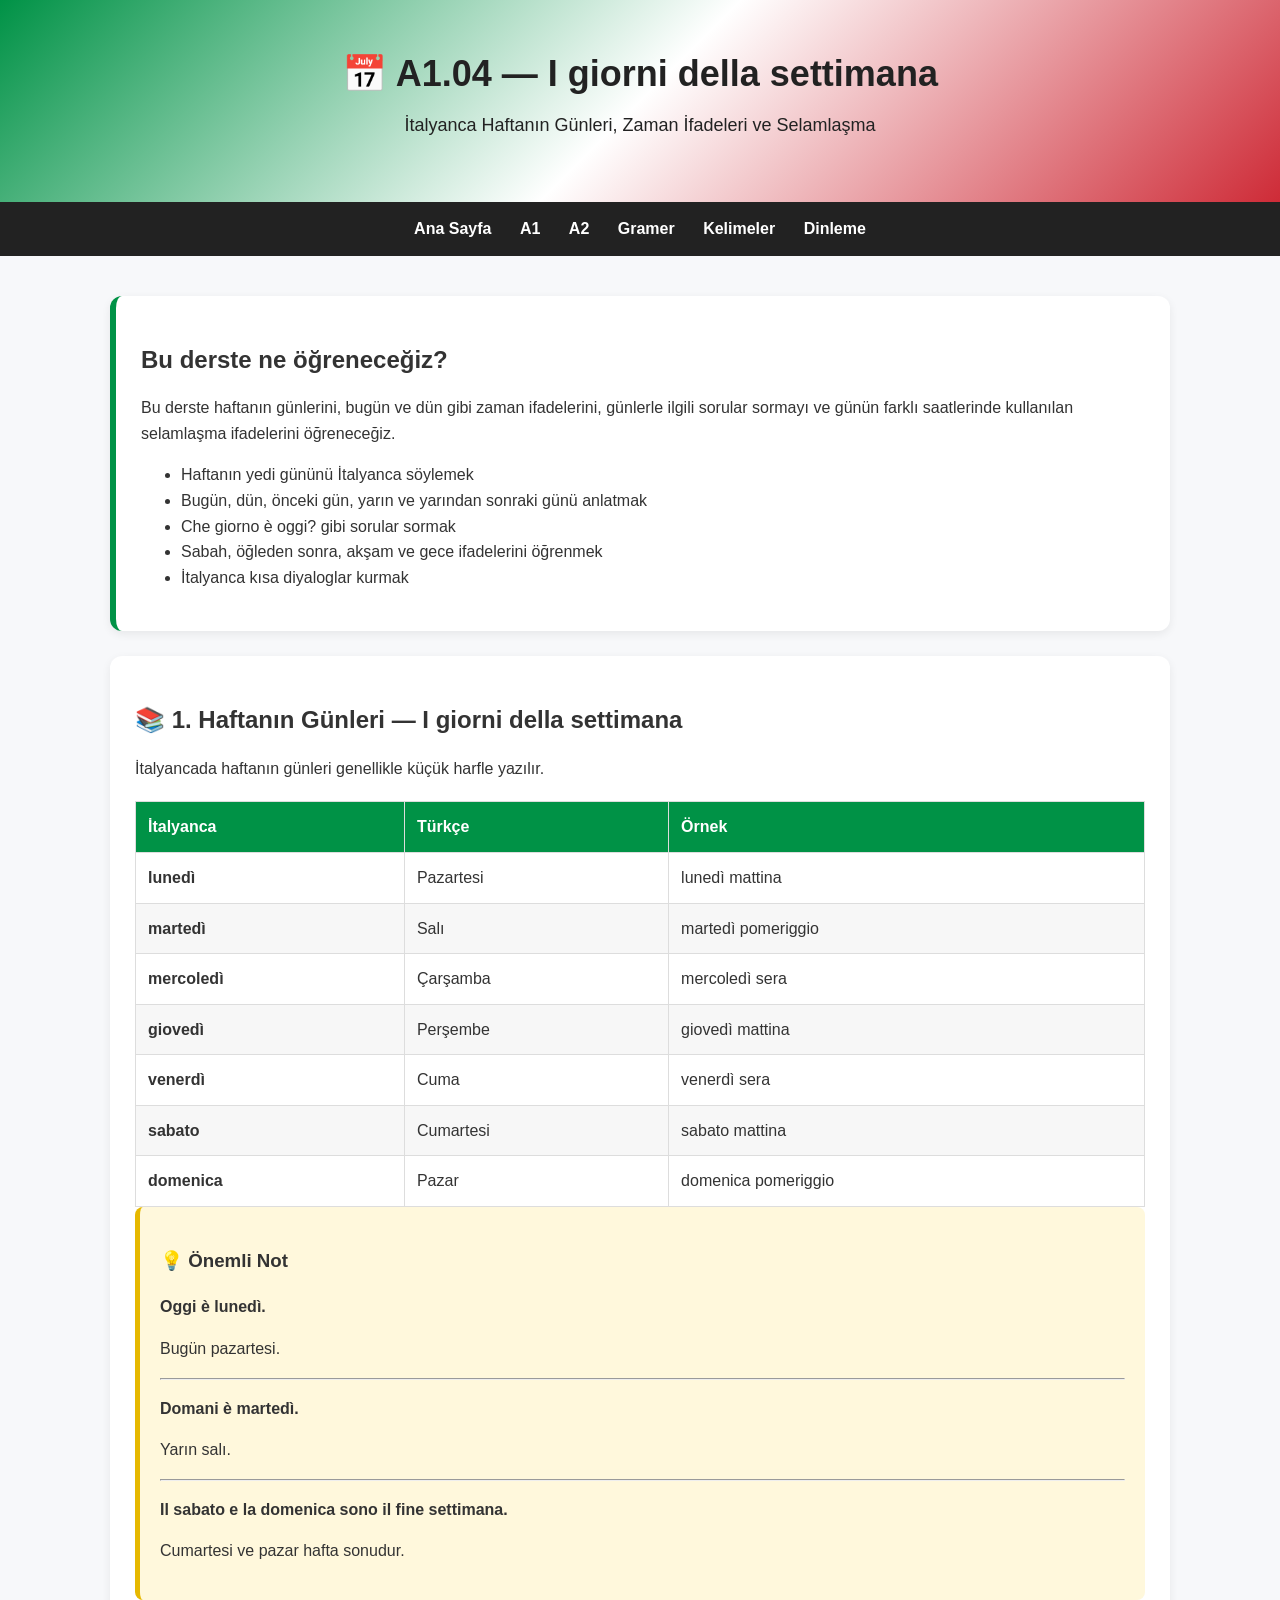
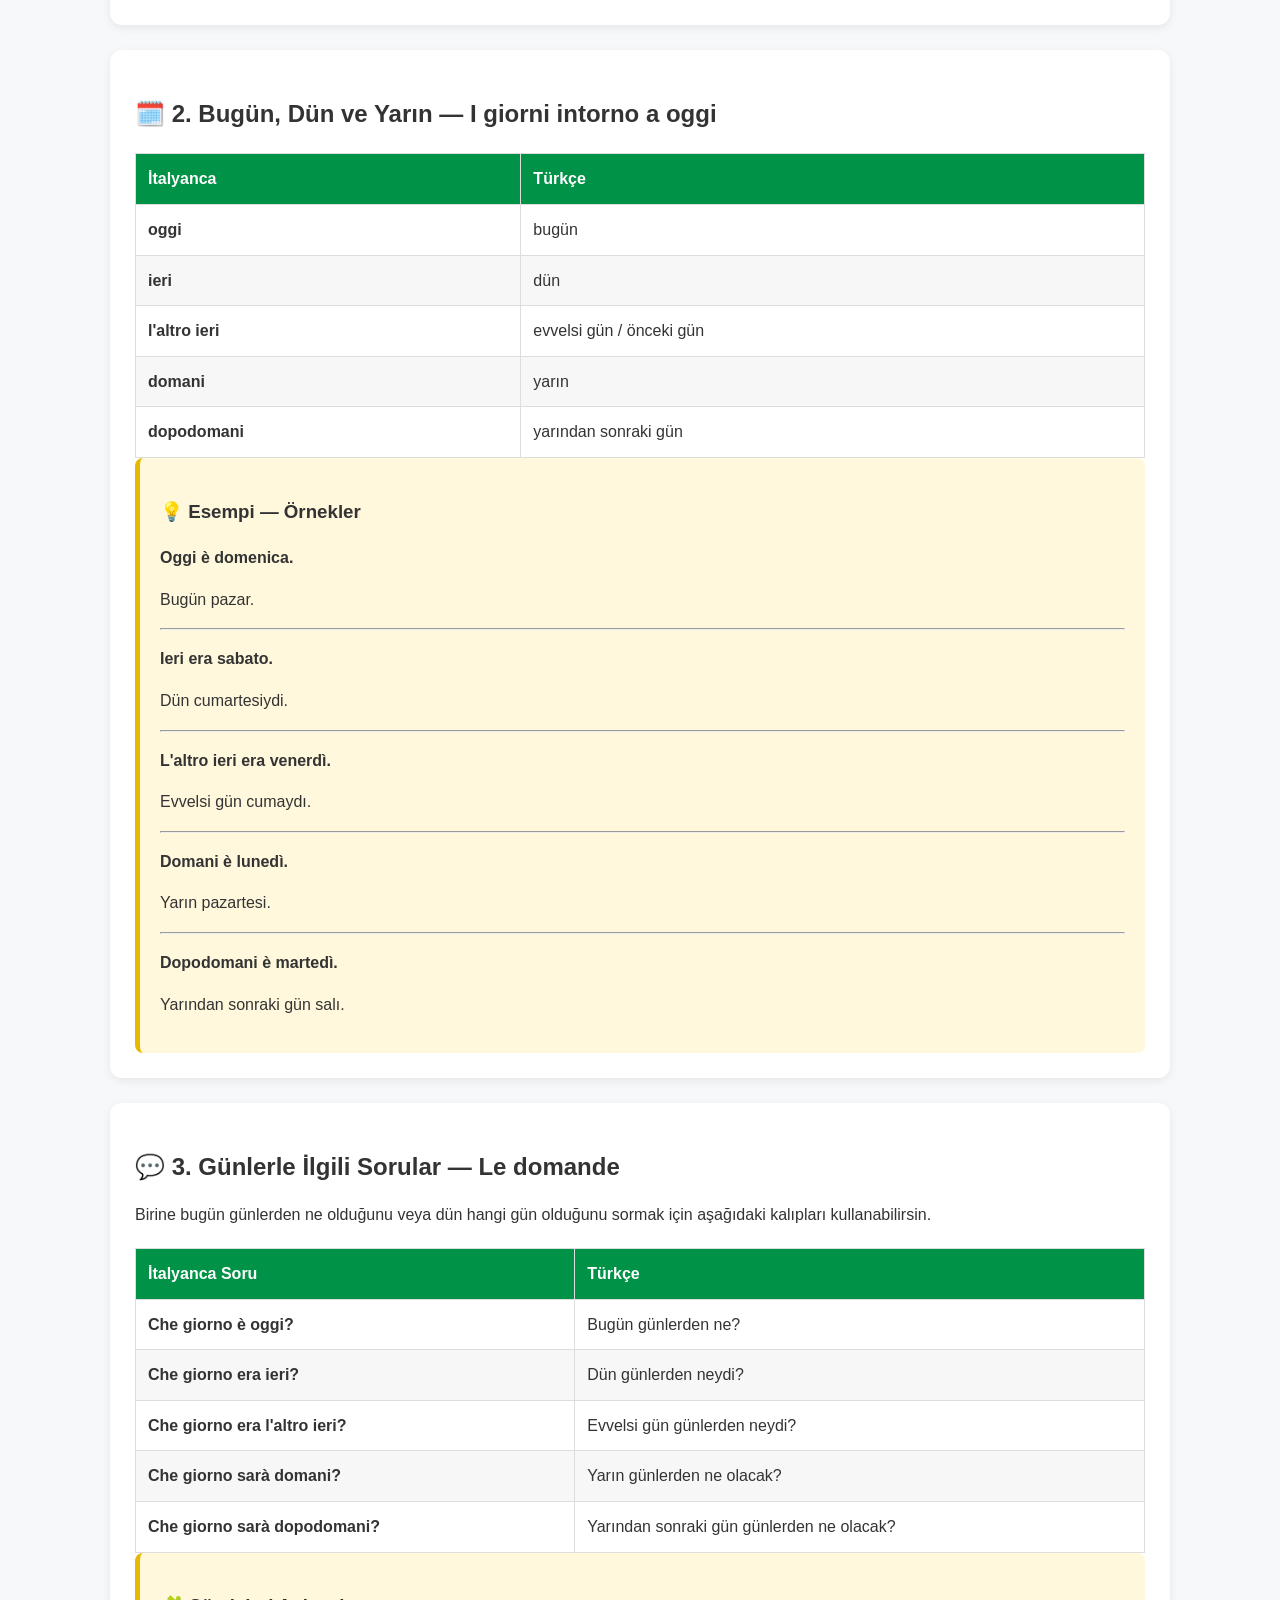
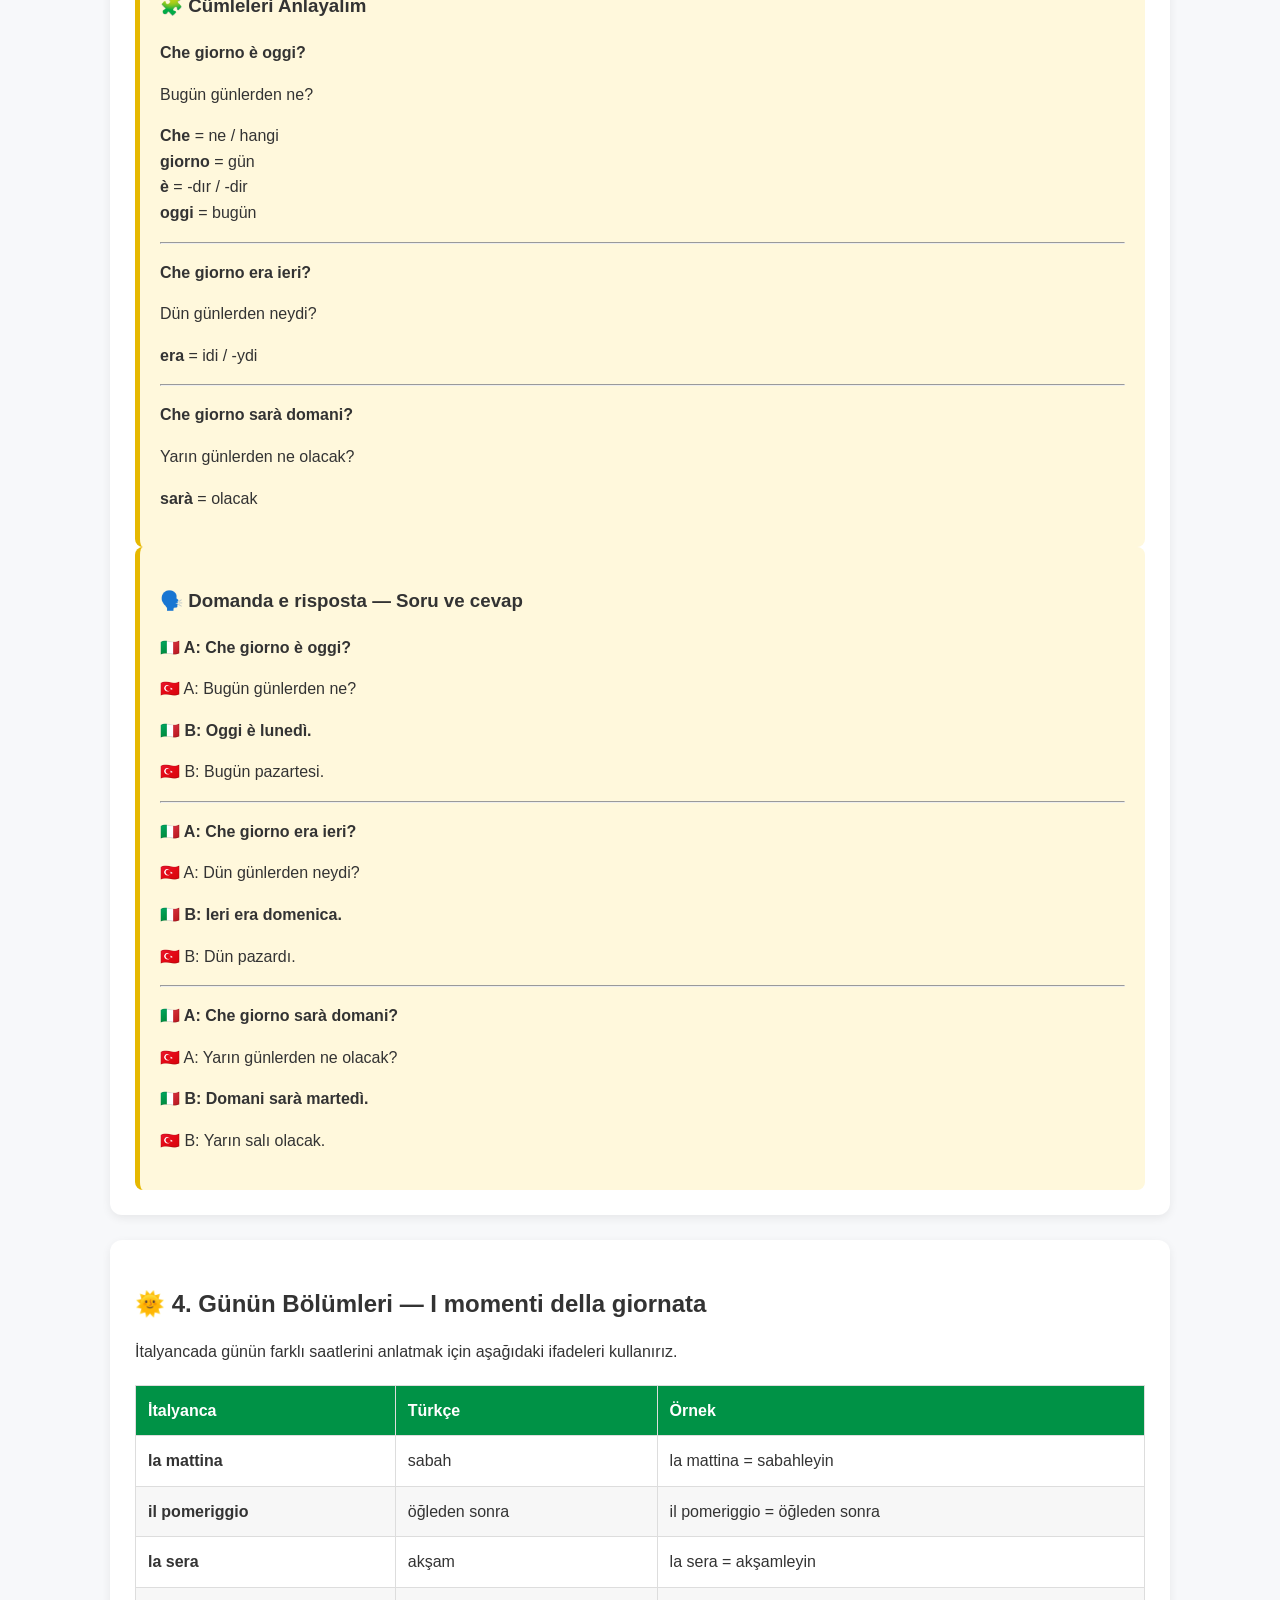
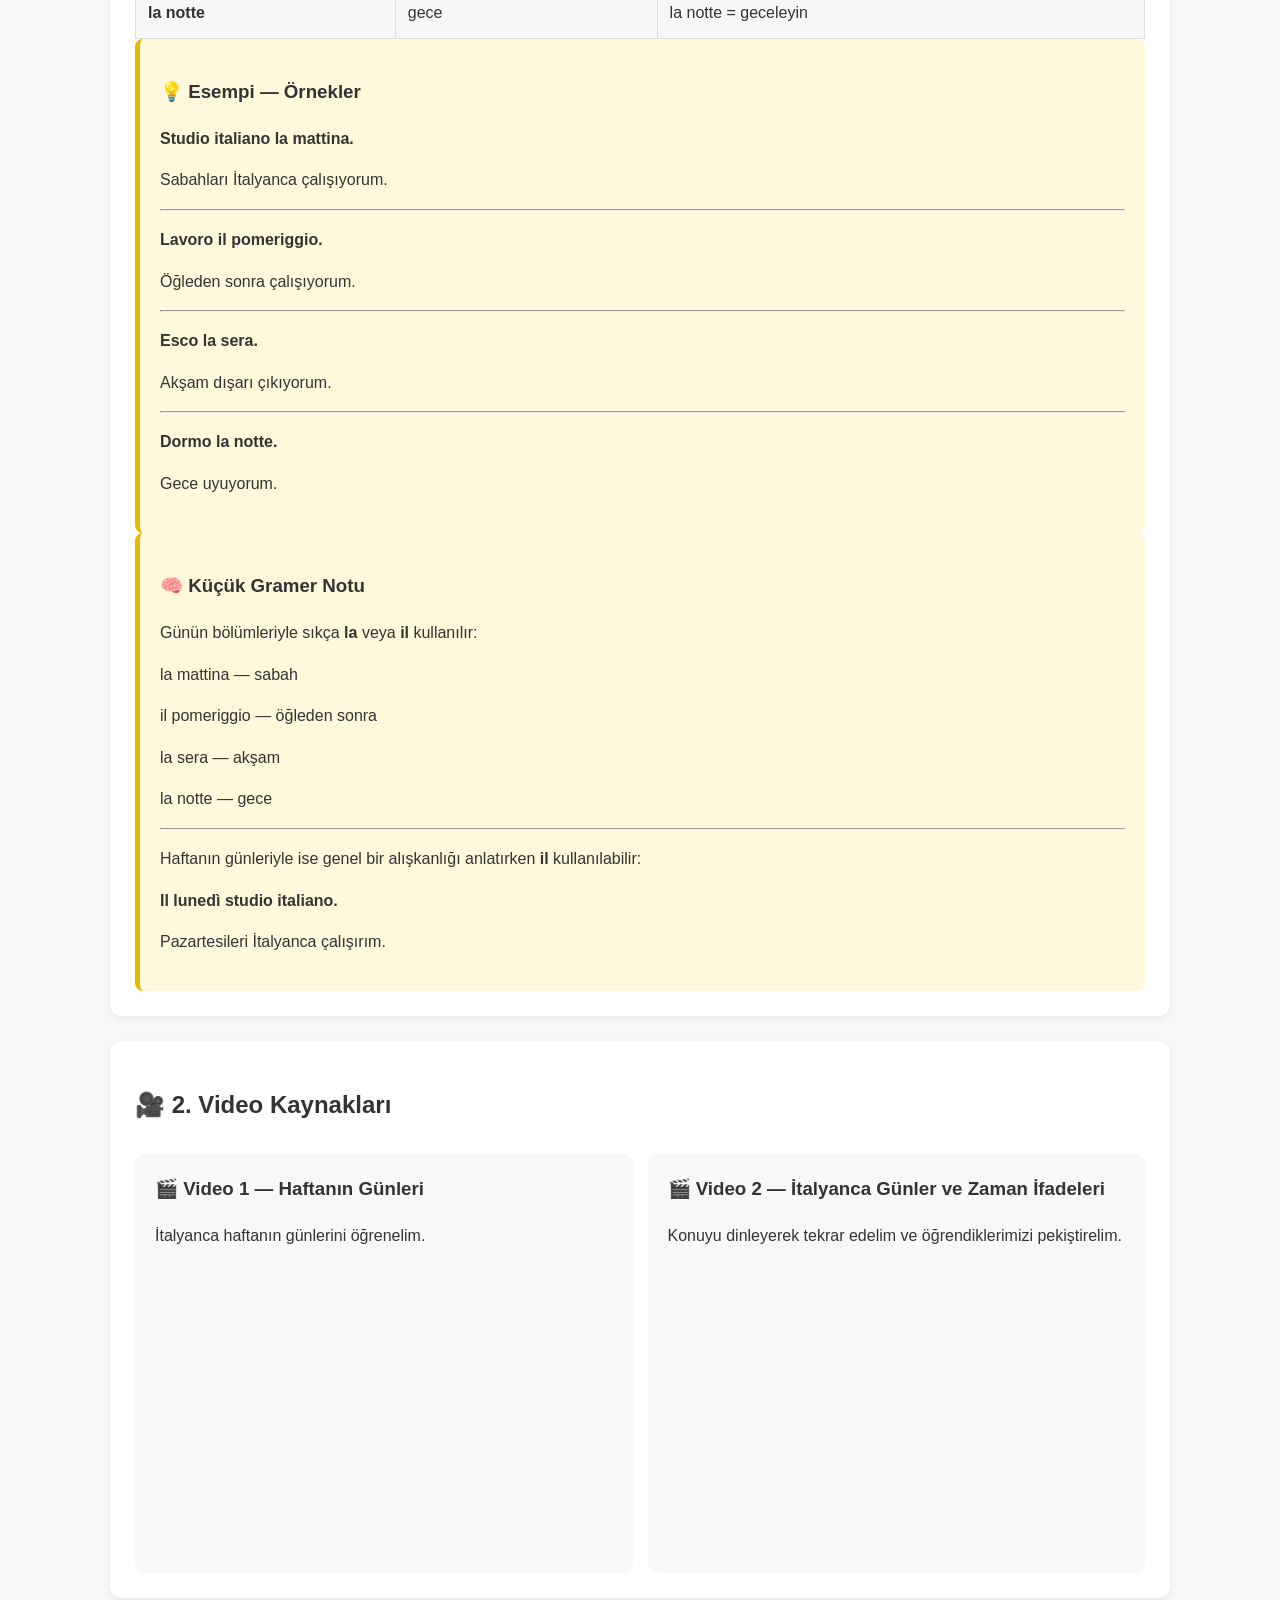
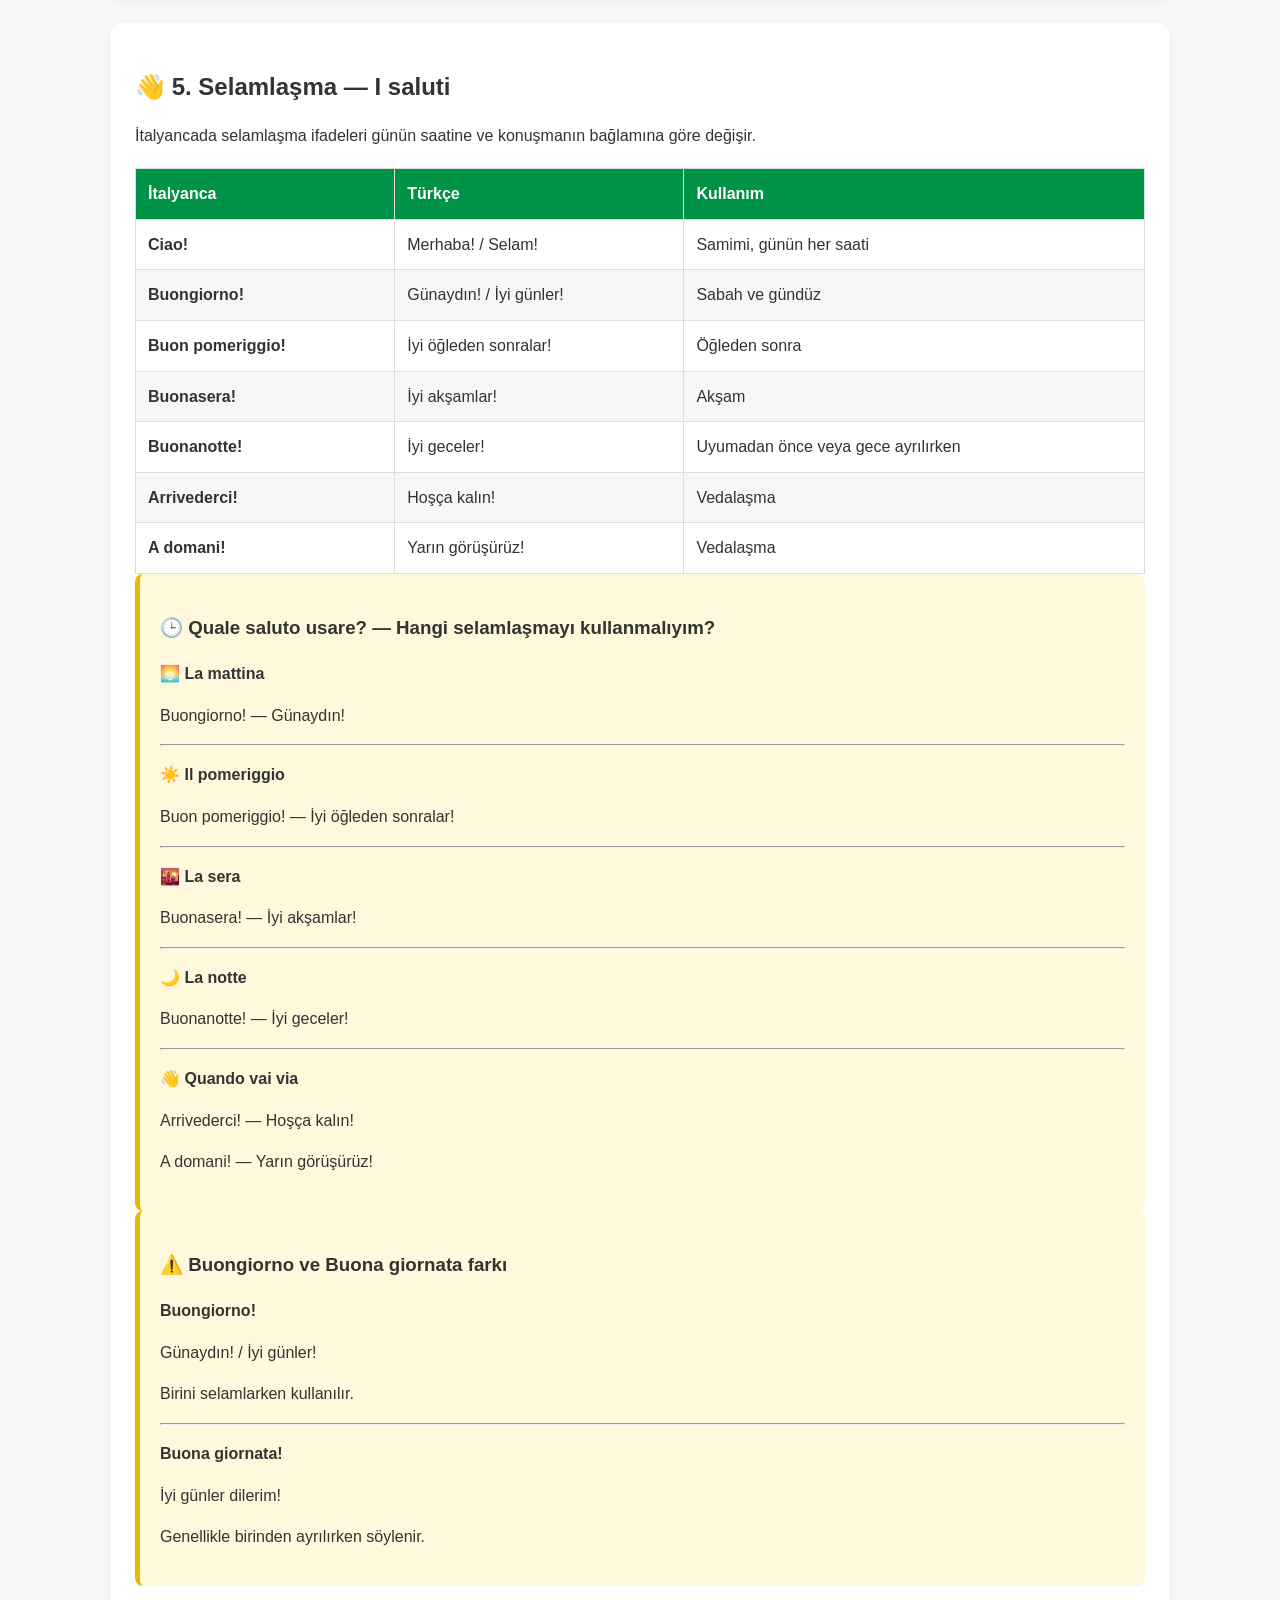
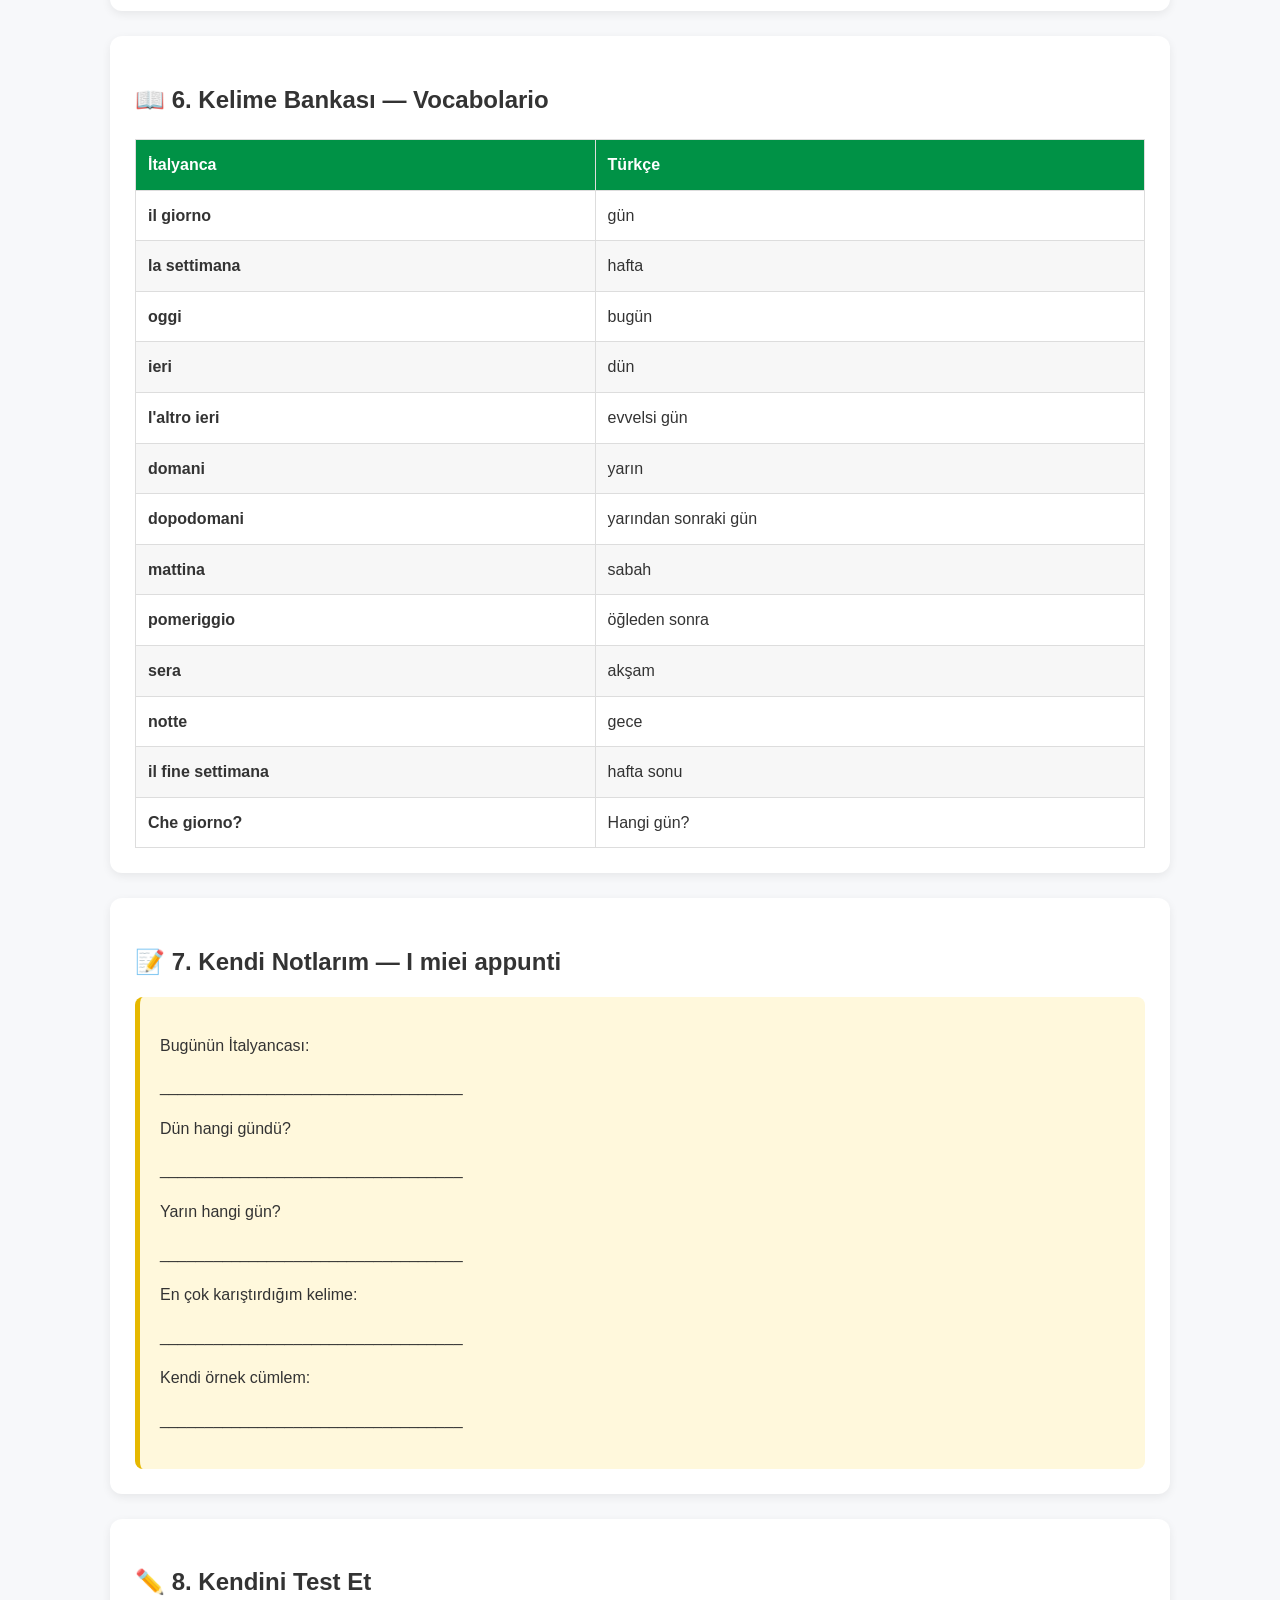
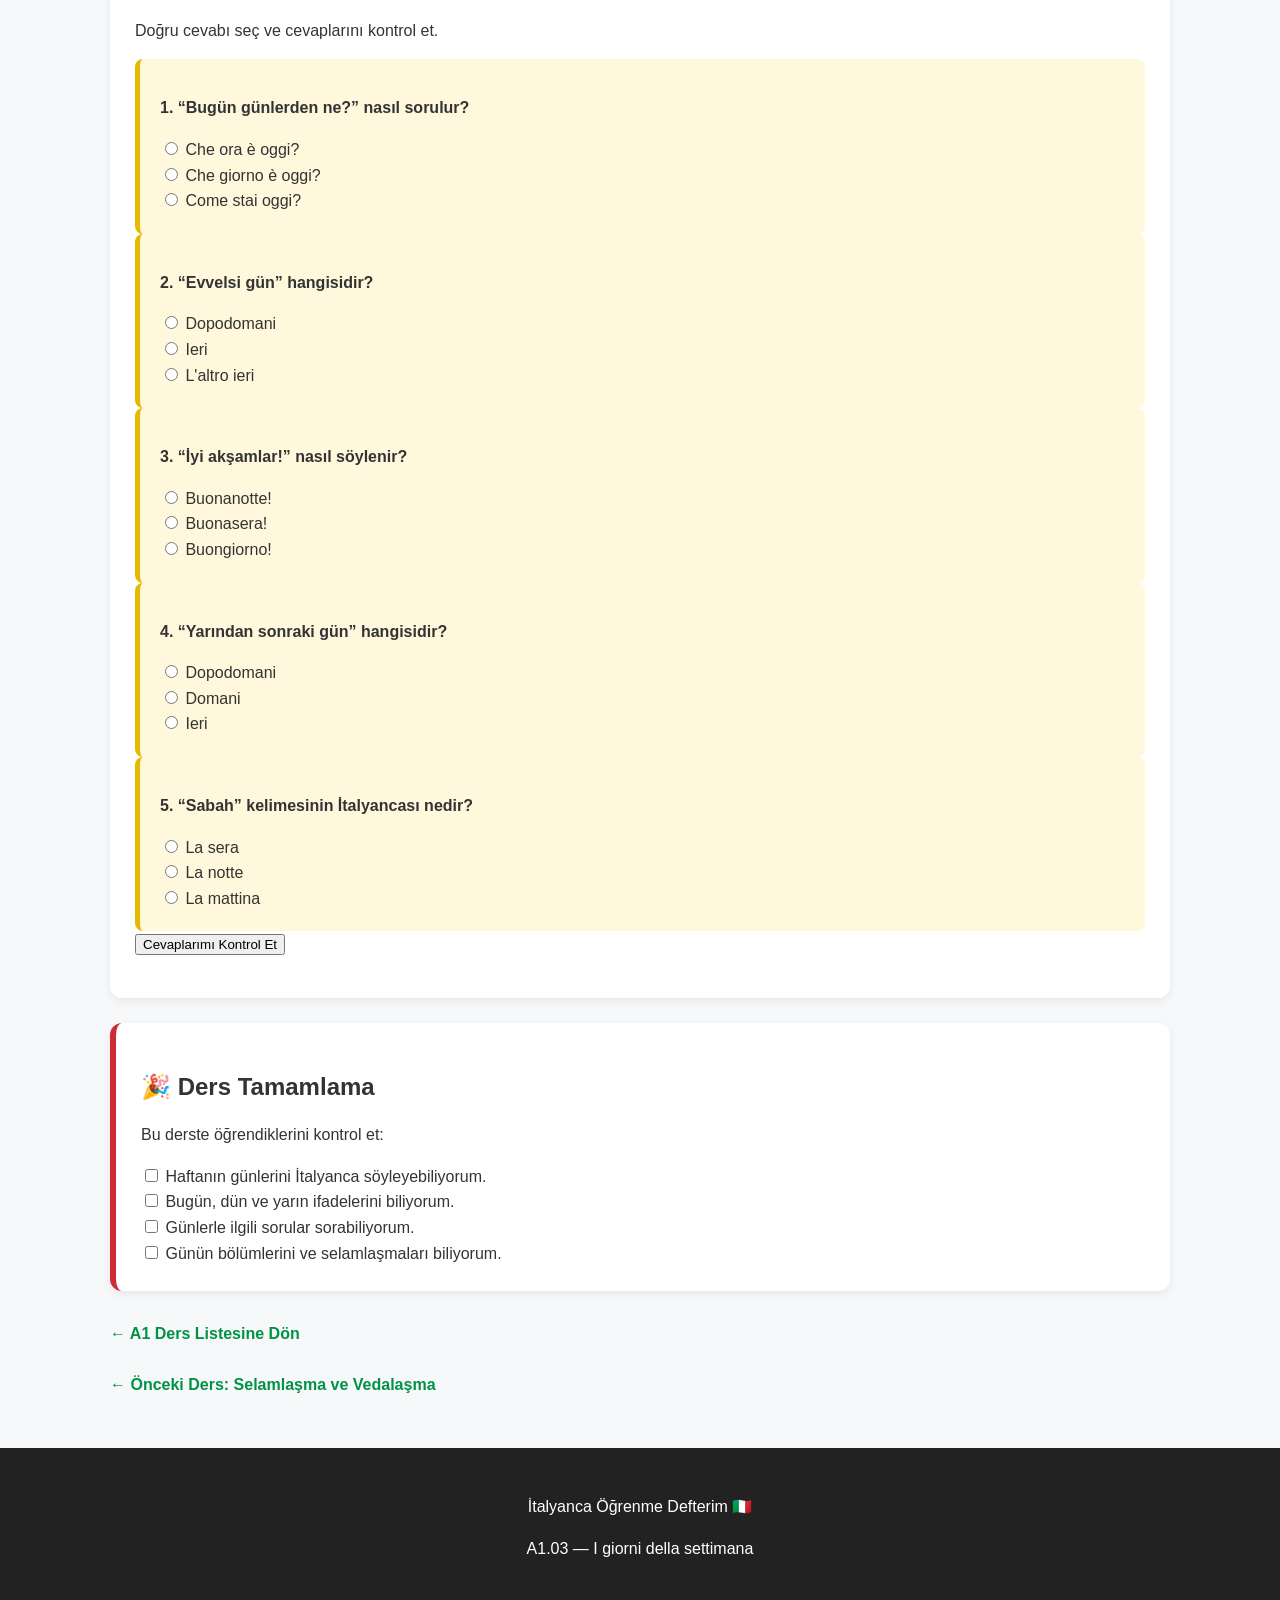
<file: a1-04-giorni-settimana.html>
<!DOCTYPE html>
<html lang="tr">
<head>
    <meta charset="UTF-8">
    <meta name="viewport" content="width=device-width, initial-scale=1.0">
    <title>A1.04 - Haftanın Günleri ve Selamlaşma | İtalyanca</title>
    <link rel="stylesheet" href="style.css">
</head>

<body>

<header>
    <h1>📅 A1.04 — I giorni della settimana</h1>
    <p>İtalyanca Haftanın Günleri, Zaman İfadeleri ve Selamlaşma</p>
</header>

<nav>
    <a href="index.html">Ana Sayfa</a>
    <a href="a1.html">A1</a>
    <a href="a2.html">A2</a>
    <a href="gramer.html">Gramer</a>
    <a href="kelimeler.html">Kelimeler</a>
    <a href="dinleme.html">Dinleme</a>
</nav>

<main>

    <!-- DERS TANITIMI -->
    <section class="unit-intro">
        <h2>Bu derste ne öğreneceğiz?</h2>

        <p>
            Bu derste haftanın günlerini, bugün ve dün gibi zaman
            ifadelerini, günlerle ilgili sorular sormayı ve günün
            farklı saatlerinde kullanılan selamlaşma ifadelerini öğreneceğiz.
        </p>

        <ul>
            <li>Haftanın yedi gününü İtalyanca söylemek</li>
            <li>Bugün, dün, önceki gün, yarın ve yarından sonraki günü anlatmak</li>
            <li>Che giorno è oggi? gibi sorular sormak</li>
            <li>Sabah, öğleden sonra, akşam ve gece ifadelerini öğrenmek</li>
            <li>İtalyanca kısa diyaloglar kurmak</li>
        </ul>
    </section>


    <!-- 1. HAFTANIN GÜNLERİ -->
    <section class="resource-section">
        <h2>📚 1. Haftanın Günleri — I giorni della settimana</h2>

        <p>
            İtalyancada haftanın günleri genellikle küçük harfle yazılır.
        </p>

        <table>
            <thead>
                <tr>
                    <th>İtalyanca</th>
                    <th>Türkçe</th>
                    <th>Örnek</th>
                </tr>
            </thead>

            <tbody>
                <tr>
                    <td><strong>lunedì</strong></td>
                    <td>Pazartesi</td>
                    <td>lunedì mattina</td>
                </tr>
                <tr>
                    <td><strong>martedì</strong></td>
                    <td>Salı</td>
                    <td>martedì pomeriggio</td>
                </tr>
                <tr>
                    <td><strong>mercoledì</strong></td>
                    <td>Çarşamba</td>
                    <td>mercoledì sera</td>
                </tr>
                <tr>
                    <td><strong>giovedì</strong></td>
                    <td>Perşembe</td>
                    <td>giovedì mattina</td>
                </tr>
                <tr>
                    <td><strong>venerdì</strong></td>
                    <td>Cuma</td>
                    <td>venerdì sera</td>
                </tr>
                <tr>
                    <td><strong>sabato</strong></td>
                    <td>Cumartesi</td>
                    <td>sabato mattina</td>
                </tr>
                <tr>
                    <td><strong>domenica</strong></td>
                    <td>Pazar</td>
                    <td>domenica pomeriggio</td>
                </tr>
            </tbody>
        </table>

        <div class="note-box">
            <h3>💡 Önemli Not</h3>

            <p><strong>Oggi è lunedì.</strong></p>
            <p>Bugün pazartesi.</p>

            <hr>

            <p><strong>Domani è martedì.</strong></p>
            <p>Yarın salı.</p>

            <hr>

            <p><strong>Il sabato e la domenica sono il fine settimana.</strong></p>
            <p>Cumartesi ve pazar hafta sonudur.</p>
        </div>
    </section>


    <!-- 2. BUGÜN, DÜN VE YARIN -->
    <section class="resource-section">
        <h2>🗓️ 2. Bugün, Dün ve Yarın — I giorni intorno a oggi</h2>

        <table>
            <thead>
                <tr>
                    <th>İtalyanca</th>
                    <th>Türkçe</th>
                </tr>
            </thead>

            <tbody>
                <tr>
                    <td><strong>oggi</strong></td>
                    <td>bugün</td>
                </tr>
                <tr>
                    <td><strong>ieri</strong></td>
                    <td>dün</td>
                </tr>
                <tr>
                    <td><strong>l'altro ieri</strong></td>
                    <td>evvelsi gün / önceki gün</td>
                </tr>
                <tr>
                    <td><strong>domani</strong></td>
                    <td>yarın</td>
                </tr>
                <tr>
                    <td><strong>dopodomani</strong></td>
                    <td>yarından sonraki gün</td>
                </tr>
            </tbody>
        </table>

        <div class="note-box">
            <h3>💡 Esempi — Örnekler</h3>

            <p><strong>Oggi è domenica.</strong></p>
            <p>Bugün pazar.</p>

            <hr>

            <p><strong>Ieri era sabato.</strong></p>
            <p>Dün cumartesiydi.</p>

            <hr>

            <p><strong>L'altro ieri era venerdì.</strong></p>
            <p>Evvelsi gün cumaydı.</p>

            <hr>

            <p><strong>Domani è lunedì.</strong></p>
            <p>Yarın pazartesi.</p>

            <hr>

            <p><strong>Dopodomani è martedì.</strong></p>
            <p>Yarından sonraki gün salı.</p>
        </div>
    </section>


    <!-- 3. SORU KALIPLARI -->
    <section class="resource-section">
        <h2>💬 3. Günlerle İlgili Sorular — Le domande</h2>

        <p>
            Birine bugün günlerden ne olduğunu veya dün hangi gün
            olduğunu sormak için aşağıdaki kalıpları kullanabilirsin.
        </p>

        <table>
            <thead>
                <tr>
                    <th>İtalyanca Soru</th>
                    <th>Türkçe</th>
                </tr>
            </thead>

            <tbody>
                <tr>
                    <td><strong>Che giorno è oggi?</strong></td>
                    <td>Bugün günlerden ne?</td>
                </tr>
                <tr>
                    <td><strong>Che giorno era ieri?</strong></td>
                    <td>Dün günlerden neydi?</td>
                </tr>
                <tr>
                    <td><strong>Che giorno era l'altro ieri?</strong></td>
                    <td>Evvelsi gün günlerden neydi?</td>
                </tr>
                <tr>
                    <td><strong>Che giorno sarà domani?</strong></td>
                    <td>Yarın günlerden ne olacak?</td>
                </tr>
                <tr>
                    <td><strong>Che giorno sarà dopodomani?</strong></td>
                    <td>Yarından sonraki gün günlerden ne olacak?</td>
                </tr>
            </tbody>
        </table>

        <div class="note-box">
            <h3>🧩 Cümleleri Anlayalım</h3>

            <p><strong>Che giorno è oggi?</strong></p>
            <p>Bugün günlerden ne?</p>

            <p>
                <strong>Che</strong> = ne / hangi
                <br>
                <strong>giorno</strong> = gün
                <br>
                <strong>è</strong> = -dır / -dir
                <br>
                <strong>oggi</strong> = bugün
            </p>

            <hr>

            <p><strong>Che giorno era ieri?</strong></p>
            <p>Dün günlerden neydi?</p>

            <p>
                <strong>era</strong> = idi / -ydi
            </p>

            <hr>

            <p><strong>Che giorno sarà domani?</strong></p>
            <p>Yarın günlerden ne olacak?</p>

            <p>
                <strong>sarà</strong> = olacak
            </p>
        </div>

        <div class="note-box">
            <h3>🗣️ Domanda e risposta — Soru ve cevap</h3>

            <p><strong>🇮🇹 A: Che giorno è oggi?</strong></p>
            <p>🇹🇷 A: Bugün günlerden ne?</p>

            <p><strong>🇮🇹 B: Oggi è lunedì.</strong></p>
            <p>🇹🇷 B: Bugün pazartesi.</p>

            <hr>

            <p><strong>🇮🇹 A: Che giorno era ieri?</strong></p>
            <p>🇹🇷 A: Dün günlerden neydi?</p>

            <p><strong>🇮🇹 B: Ieri era domenica.</strong></p>
            <p>🇹🇷 B: Dün pazardı.</p>

            <hr>

            <p><strong>🇮🇹 A: Che giorno sarà domani?</strong></p>
            <p>🇹🇷 A: Yarın günlerden ne olacak?</p>

            <p><strong>🇮🇹 B: Domani sarà martedì.</strong></p>
            <p>🇹🇷 B: Yarın salı olacak.</p>
        </div>
    </section>


    <!-- 4. GÜNÜN BÖLÜMLERİ -->
    <section class="resource-section">
        <h2>🌞 4. Günün Bölümleri — I momenti della giornata</h2>

        <p>
            İtalyancada günün farklı saatlerini anlatmak için
            aşağıdaki ifadeleri kullanırız.
        </p>

        <table>
            <thead>
                <tr>
                    <th>İtalyanca</th>
                    <th>Türkçe</th>
                    <th>Örnek</th>
                </tr>
            </thead>

            <tbody>
                <tr>
                    <td><strong>la mattina</strong></td>
                    <td>sabah</td>
                    <td>la mattina = sabahleyin</td>
                </tr>
                <tr>
                    <td><strong>il pomeriggio</strong></td>
                    <td>öğleden sonra</td>
                    <td>il pomeriggio = öğleden sonra</td>
                </tr>
                <tr>
                    <td><strong>la sera</strong></td>
                    <td>akşam</td>
                    <td>la sera = akşamleyin</td>
                </tr>
                <tr>
                    <td><strong>la notte</strong></td>
                    <td>gece</td>
                    <td>la notte = geceleyin</td>
                </tr>
            </tbody>
        </table>

        <div class="note-box">
            <h3>💡 Esempi — Örnekler</h3>

            <p><strong>Studio italiano la mattina.</strong></p>
            <p>Sabahları İtalyanca çalışıyorum.</p>

            <hr>

            <p><strong>Lavoro il pomeriggio.</strong></p>
            <p>Öğleden sonra çalışıyorum.</p>

            <hr>

            <p><strong>Esco la sera.</strong></p>
            <p>Akşam dışarı çıkıyorum.</p>

            <hr>

            <p><strong>Dormo la notte.</strong></p>
            <p>Gece uyuyorum.</p>
        </div>

        <div class="note-box">
            <h3>🧠 Küçük Gramer Notu</h3>

            <p>
                Günün bölümleriyle sıkça <strong>la</strong> veya
                <strong>il</strong> kullanılır:
            </p>

            <p>la mattina — sabah</p>
            <p>il pomeriggio — öğleden sonra</p>
            <p>la sera — akşam</p>
            <p>la notte — gece</p>

            <hr>

            <p>
                Haftanın günleriyle ise genel bir alışkanlığı anlatırken
                <strong>il</strong> kullanılabilir:
            </p>

            <p><strong>Il lunedì studio italiano.</strong></p>
            <p>Pazartesileri İtalyanca çalışırım.</p>
        </div>
    </section>

    
<!-- 5. VİDEO KAYNAKLARI -->
<section class="resource-section">

    <h2>🎥 2. Video Kaynakları</h2>

    <div class="resource-list">

        <!-- VİDEO 1 -->
        <div class="resource">

            <h3>🎬 Video 1 — Haftanın Günleri</h3>

            <p>İtalyanca haftanın günlerini öğrenelim.</p>

            <div class="video-container">
                <iframe
                    src="https://www.youtube.com/embed/16-Kzhzckvo"
                    title="İtalyanca Haftanın Günleri - Video 1"
                    allow="accelerometer; autoplay; clipboard-write; encrypted-media; gyroscope; picture-in-picture; web-share"
                    referrerpolicy="strict-origin-when-cross-origin"
                    allowfullscreen>
                </iframe>
            </div>

        </div>

        <!-- VİDEO 2 -->
        <div class="resource">

            <h3>🎬 Video 2 — İtalyanca Günler ve Zaman İfadeleri</h3>

            <p>Konuyu dinleyerek tekrar edelim ve öğrendiklerimizi pekiştirelim.</p>

            <div class="video-container">
                <iframe
                    src="https://www.youtube.com/embed/pYEFYXQ0DmY"
                    title="İtalyanca Günler ve Zaman İfadeleri - Video 2"
                    allow="accelerometer; autoplay; clipboard-write; encrypted-media; gyroscope; picture-in-picture; web-share"
                    referrerpolicy="strict-origin-when-cross-origin"
                    allowfullscreen>
                </iframe>
            </div>

        </div>

    </div>

</section>


    <!-- 6. SELAMLAŞMA -->
    <section class="resource-section">
        <h2>👋 5. Selamlaşma — I saluti</h2>

        <p>
            İtalyancada selamlaşma ifadeleri günün saatine ve
            konuşmanın bağlamına göre değişir.
        </p>

        <table>
            <thead>
                <tr>
                    <th>İtalyanca</th>
                    <th>Türkçe</th>
                    <th>Kullanım</th>
                </tr>
            </thead>

            <tbody>
                <tr>
                    <td><strong>Ciao!</strong></td>
                    <td>Merhaba! / Selam!</td>
                    <td>Samimi, günün her saati</td>
                </tr>
                <tr>
                    <td><strong>Buongiorno!</strong></td>
                    <td>Günaydın! / İyi günler!</td>
                    <td>Sabah ve gündüz</td>
                </tr>
                <tr>
                    <td><strong>Buon pomeriggio!</strong></td>
                    <td>İyi öğleden sonralar!</td>
                    <td>Öğleden sonra</td>
                </tr>
                <tr>
                    <td><strong>Buonasera!</strong></td>
                    <td>İyi akşamlar!</td>
                    <td>Akşam</td>
                </tr>
                <tr>
                    <td><strong>Buonanotte!</strong></td>
                    <td>İyi geceler!</td>
                    <td>Uyumadan önce veya gece ayrılırken</td>
                </tr>
                <tr>
                    <td><strong>Arrivederci!</strong></td>
                    <td>Hoşça kalın!</td>
                    <td>Vedalaşma</td>
                </tr>
                <tr>
                    <td><strong>A domani!</strong></td>
                    <td>Yarın görüşürüz!</td>
                    <td>Vedalaşma</td>
                </tr>
            </tbody>
        </table>

        <div class="note-box">
            <h3>🕒 Quale saluto usare? — Hangi selamlaşmayı kullanmalıyım?</h3>

            <p><strong>🌅 La mattina</strong></p>
            <p>Buongiorno! — Günaydın!</p>

            <hr>

            <p><strong>☀️ Il pomeriggio</strong></p>
            <p>Buon pomeriggio! — İyi öğleden sonralar!</p>

            <hr>

            <p><strong>🌇 La sera</strong></p>
            <p>Buonasera! — İyi akşamlar!</p>

            <hr>

            <p><strong>🌙 La notte</strong></p>
            <p>Buonanotte! — İyi geceler!</p>

            <hr>

            <p><strong>👋 Quando vai via</strong></p>
            <p>Arrivederci! — Hoşça kalın!</p>
            <p>A domani! — Yarın görüşürüz!</p>
        </div>

        <div class="note-box">
            <h3>⚠️ Buongiorno ve Buona giornata farkı</h3>

            <p><strong>Buongiorno!</strong></p>
            <p>Günaydın! / İyi günler!</p>
            <p>Birini selamlarken kullanılır.</p>

            <hr>

            <p><strong>Buona giornata!</strong></p>
            <p>İyi günler dilerim!</p>
            <p>Genellikle birinden ayrılırken söylenir.</p>
        </div>
    </section>


    <!-- 7. KELİME BANKASI -->
    <section class="resource-section">
        <h2>📖 6. Kelime Bankası — Vocabolario</h2>

        <table>
            <thead>
                <tr>
                    <th>İtalyanca</th>
                    <th>Türkçe</th>
                </tr>
            </thead>

            <tbody>
                <tr><td><strong>il giorno</strong></td><td>gün</td></tr>
                <tr><td><strong>la settimana</strong></td><td>hafta</td></tr>
                <tr><td><strong>oggi</strong></td><td>bugün</td></tr>
                <tr><td><strong>ieri</strong></td><td>dün</td></tr>
                <tr><td><strong>l'altro ieri</strong></td><td>evvelsi gün</td></tr>
                <tr><td><strong>domani</strong></td><td>yarın</td></tr>
                <tr><td><strong>dopodomani</strong></td><td>yarından sonraki gün</td></tr>
                <tr><td><strong>mattina</strong></td><td>sabah</td></tr>
                <tr><td><strong>pomeriggio</strong></td><td>öğleden sonra</td></tr>
                <tr><td><strong>sera</strong></td><td>akşam</td></tr>
                <tr><td><strong>notte</strong></td><td>gece</td></tr>
                <tr><td><strong>il fine settimana</strong></td><td>hafta sonu</td></tr>
                <tr><td><strong>Che giorno?</strong></td><td>Hangi gün?</td></tr>
            </tbody>
        </table>
    </section>


    <!-- 8. KENDİ NOTLARIM -->
    <section class="resource-section">
        <h2>📝 7. Kendi Notlarım — I miei appunti</h2>

        <div class="note-box">
            <p>Bugünün İtalyancası:</p>
            <p>__________________________________</p>

            <p>Dün hangi gündü?</p>
            <p>__________________________________</p>

            <p>Yarın hangi gün?</p>
            <p>__________________________________</p>

            <p>En çok karıştırdığım kelime:</p>
            <p>__________________________________</p>

            <p>Kendi örnek cümlem:</p>
            <p>__________________________________</p>
        </div>
    </section>


    <!-- 9. ALIŞTIRMA -->
    <section class="resource-section">
        <h2>✏️ 8. Kendini Test Et</h2>

        <p>Doğru cevabı seç ve cevaplarını kontrol et.</p>

        <div class="note-box">
            <p><strong>1. “Bugün günlerden ne?” nasıl sorulur?</strong></p>

            <label><input type="radio" name="q1" value="a"> Che ora è oggi?</label>
            <br>
            <label><input type="radio" name="q1" value="b"> Che giorno è oggi?</label>
            <br>
            <label><input type="radio" name="q1" value="c"> Come stai oggi?</label>
        </div>

        <div class="note-box">
            <p><strong>2. “Evvelsi gün” hangisidir?</strong></p>

            <label><input type="radio" name="q2" value="a"> Dopodomani</label>
            <br>
            <label><input type="radio" name="q2" value="b"> Ieri</label>
            <br>
            <label><input type="radio" name="q2" value="c"> L'altro ieri</label>
        </div>

        <div class="note-box">
            <p><strong>3. “İyi akşamlar!” nasıl söylenir?</strong></p>

            <label><input type="radio" name="q3" value="a"> Buonanotte!</label>
            <br>
            <label><input type="radio" name="q3" value="b"> Buonasera!</label>
            <br>
            <label><input type="radio" name="q3" value="c"> Buongiorno!</label>
        </div>

        <div class="note-box">
            <p><strong>4. “Yarından sonraki gün” hangisidir?</strong></p>

            <label><input type="radio" name="q4" value="a"> Dopodomani</label>
            <br>
            <label><input type="radio" name="q4" value="b"> Domani</label>
            <br>
            <label><input type="radio" name="q4" value="c"> Ieri</label>
        </div>

        <div class="note-box">
            <p><strong>5. “Sabah” kelimesinin İtalyancası nedir?</strong></p>

            <label><input type="radio" name="q5" value="a"> La sera</label>
            <br>
            <label><input type="radio" name="q5" value="b"> La notte</label>
            <br>
            <label><input type="radio" name="q5" value="c"> La mattina</label>
        </div>

        <button type="button" onclick="checkAnswers()">
            Cevaplarımı Kontrol Et
        </button>

        <p id="quiz-result" aria-live="polite"></p>
    </section>


    <!-- 10. DERS TAMAMLAMA -->
    <section class="complete">
        <h2>🎉 Ders Tamamlama</h2>

        <p>Bu derste öğrendiklerini kontrol et:</p>

        <label>
            <input type="checkbox">
            Haftanın günlerini İtalyanca söyleyebiliyorum.
        </label>
        <br>

        <label>
            <input type="checkbox">
            Bugün, dün ve yarın ifadelerini biliyorum.
        </label>
        <br>

        <label>
            <input type="checkbox">
            Günlerle ilgili sorular sorabiliyorum.
        </label>
        <br>

        <label>
            <input type="checkbox">
            Günün bölümlerini ve selamlaşmaları biliyorum.
        </label>
    </section>


    <!-- GERİ DÖNÜŞ -->
    <section class="back">
        <a href="a1.html">← A1 Ders Listesine Dön</a>
        <br><br>
        <a href="a1-02-selamlasma.html">
            ← Önceki Ders: Selamlaşma ve Vedalaşma
        </a>
    </section>

</main>

<footer>
    <p>İtalyanca Öğrenme Defterim 🇮🇹</p>
    <p>A1.03 — I giorni della settimana</p>
</footer>

<script>
function checkAnswers() {
    const answers = {
        q1: "b",
        q2: "c",
        q3: "b",
        q4: "a",
        q5: "c"
    };

    let score = 0;
    let unanswered = 0;

    for (const question in answers) {
        const selected = document.querySelector(
            'input[name="' + question + '"]:checked'
        );

        if (!selected) {
            unanswered++;
        } else if (selected.value === answers[question]) {
            score++;
        }
    }

    const result = document.getElementById("quiz-result");

    if (unanswered > 0) {
        result.textContent =
            "Lütfen tüm soruları cevapla. Henüz " +
            unanswered + " soru boş.";
        return;
    }

    result.textContent =
        "Sonucun: " + score + "/5 doğru! " +
        (score === 5
            ? "Harika! 🎉"
            : "Tekrar deneyebilirsin. Cevaplarını gözden geçir!");
}
</script>

</body>
</html>
</file>
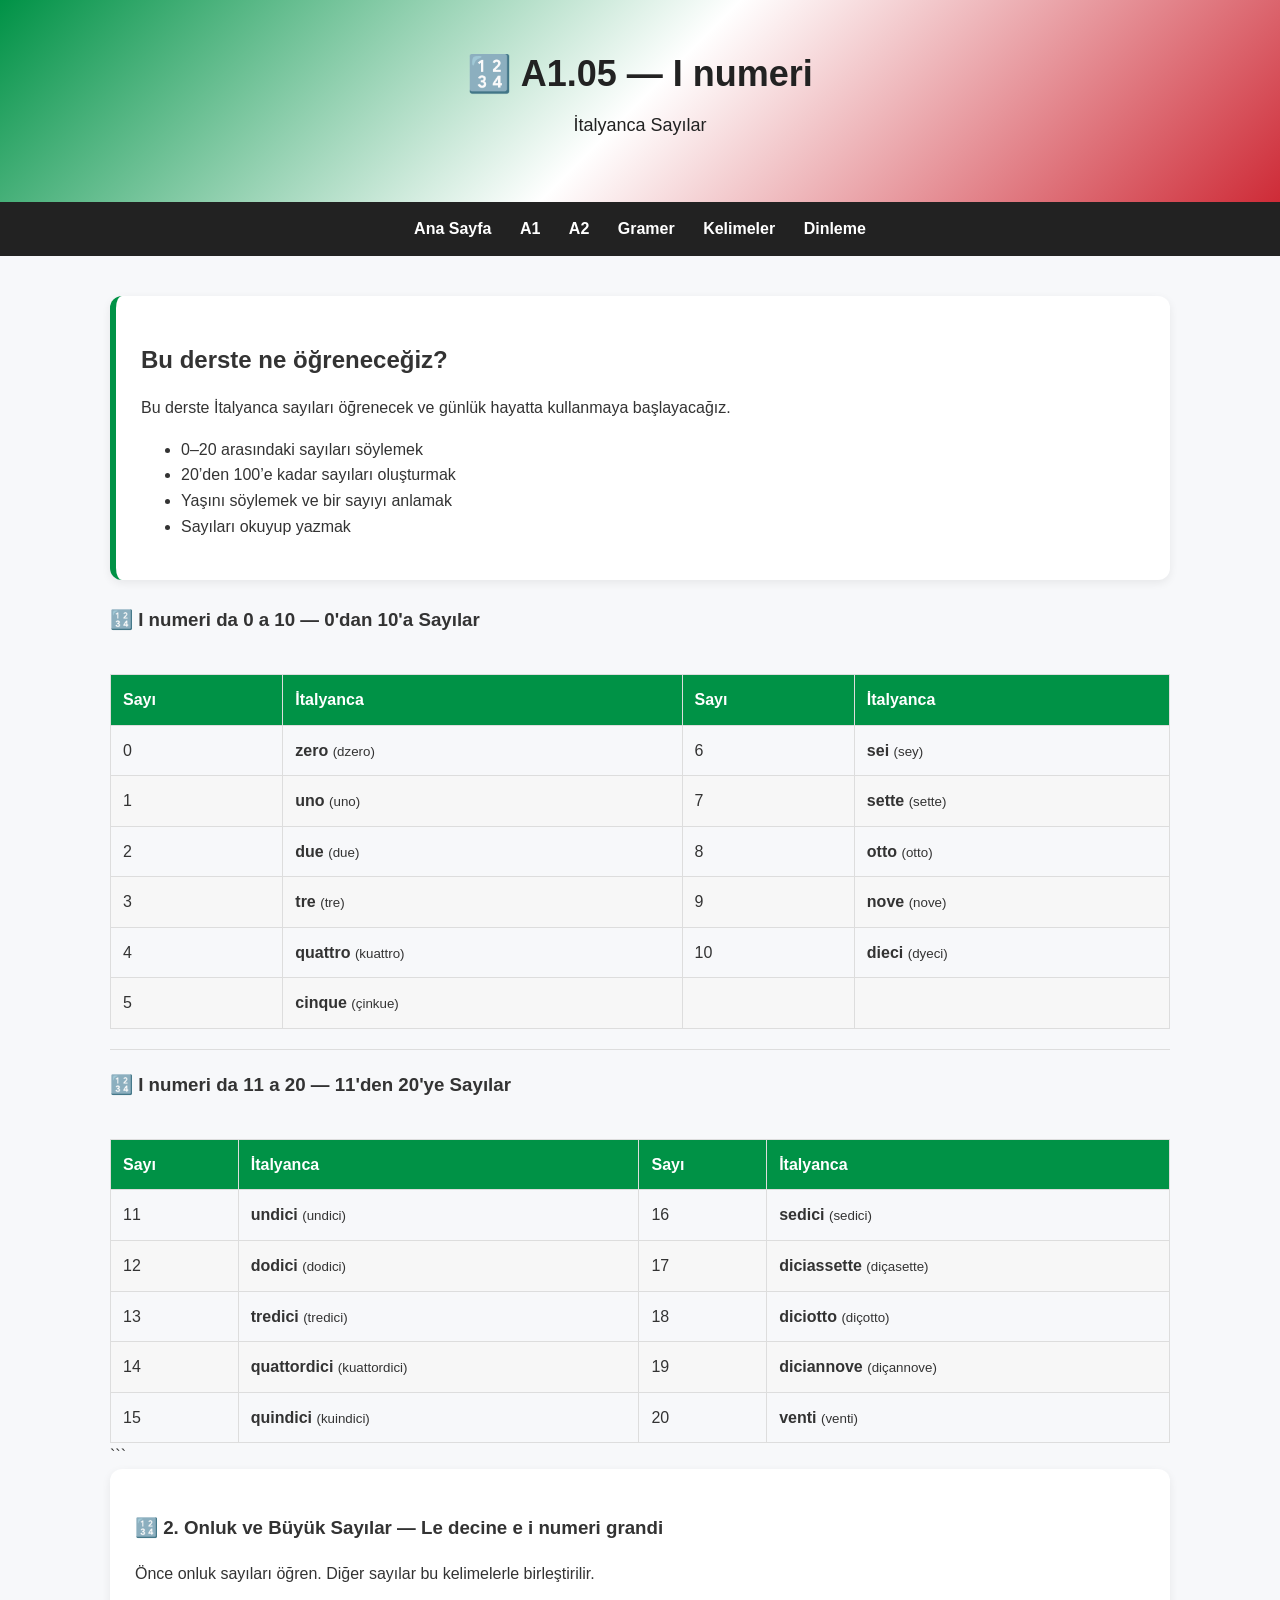
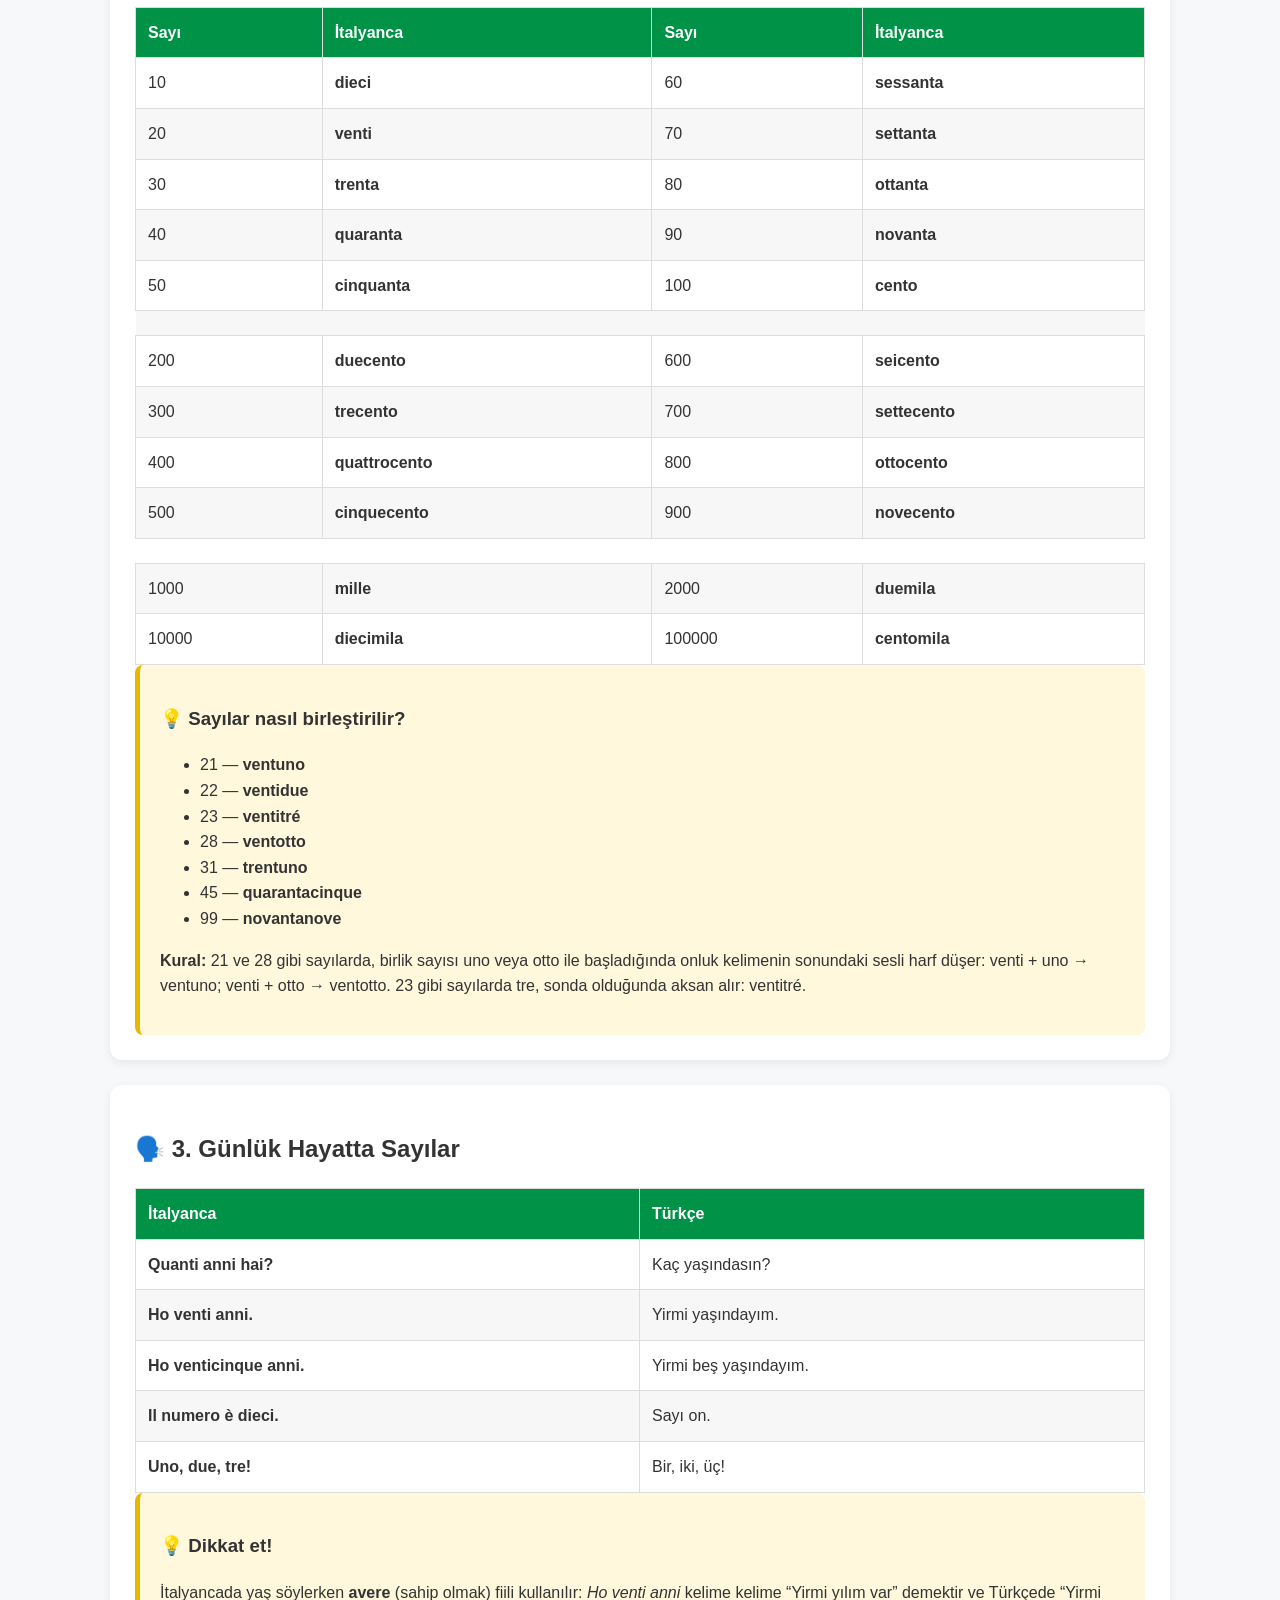
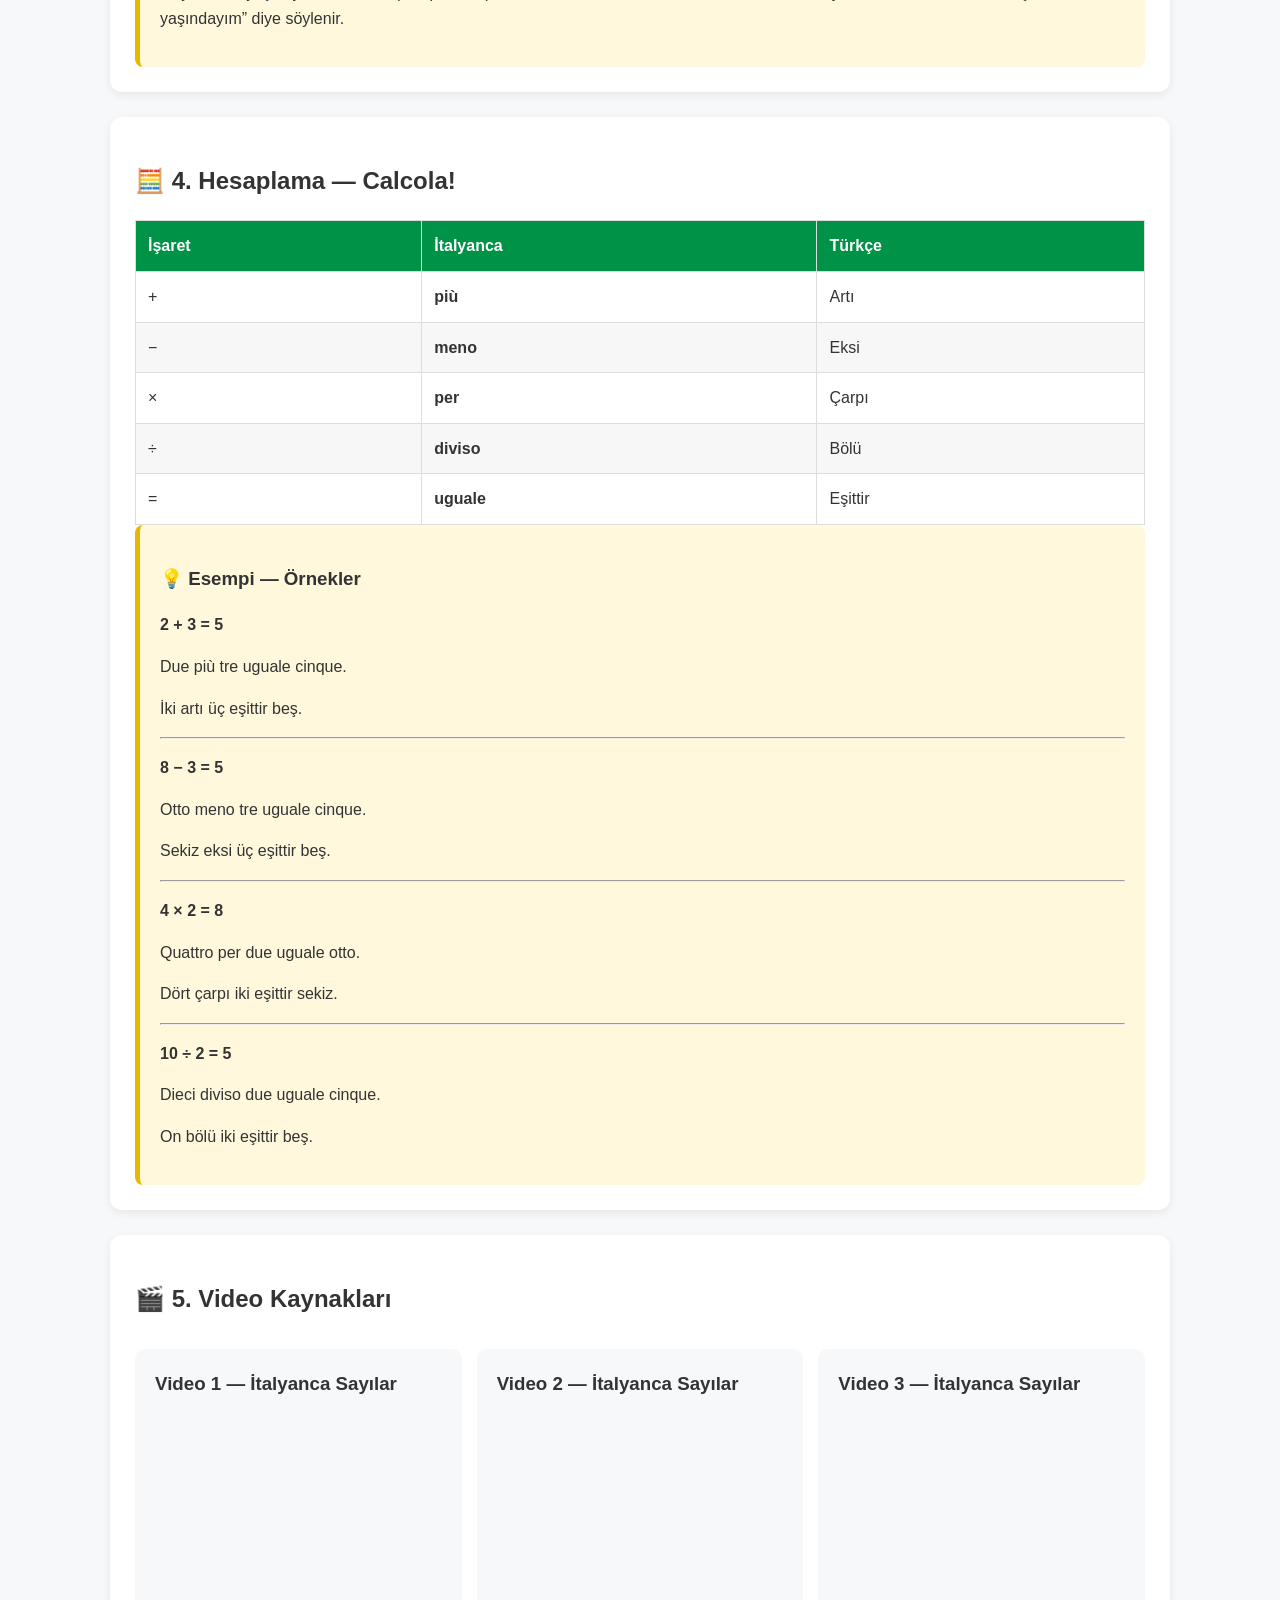
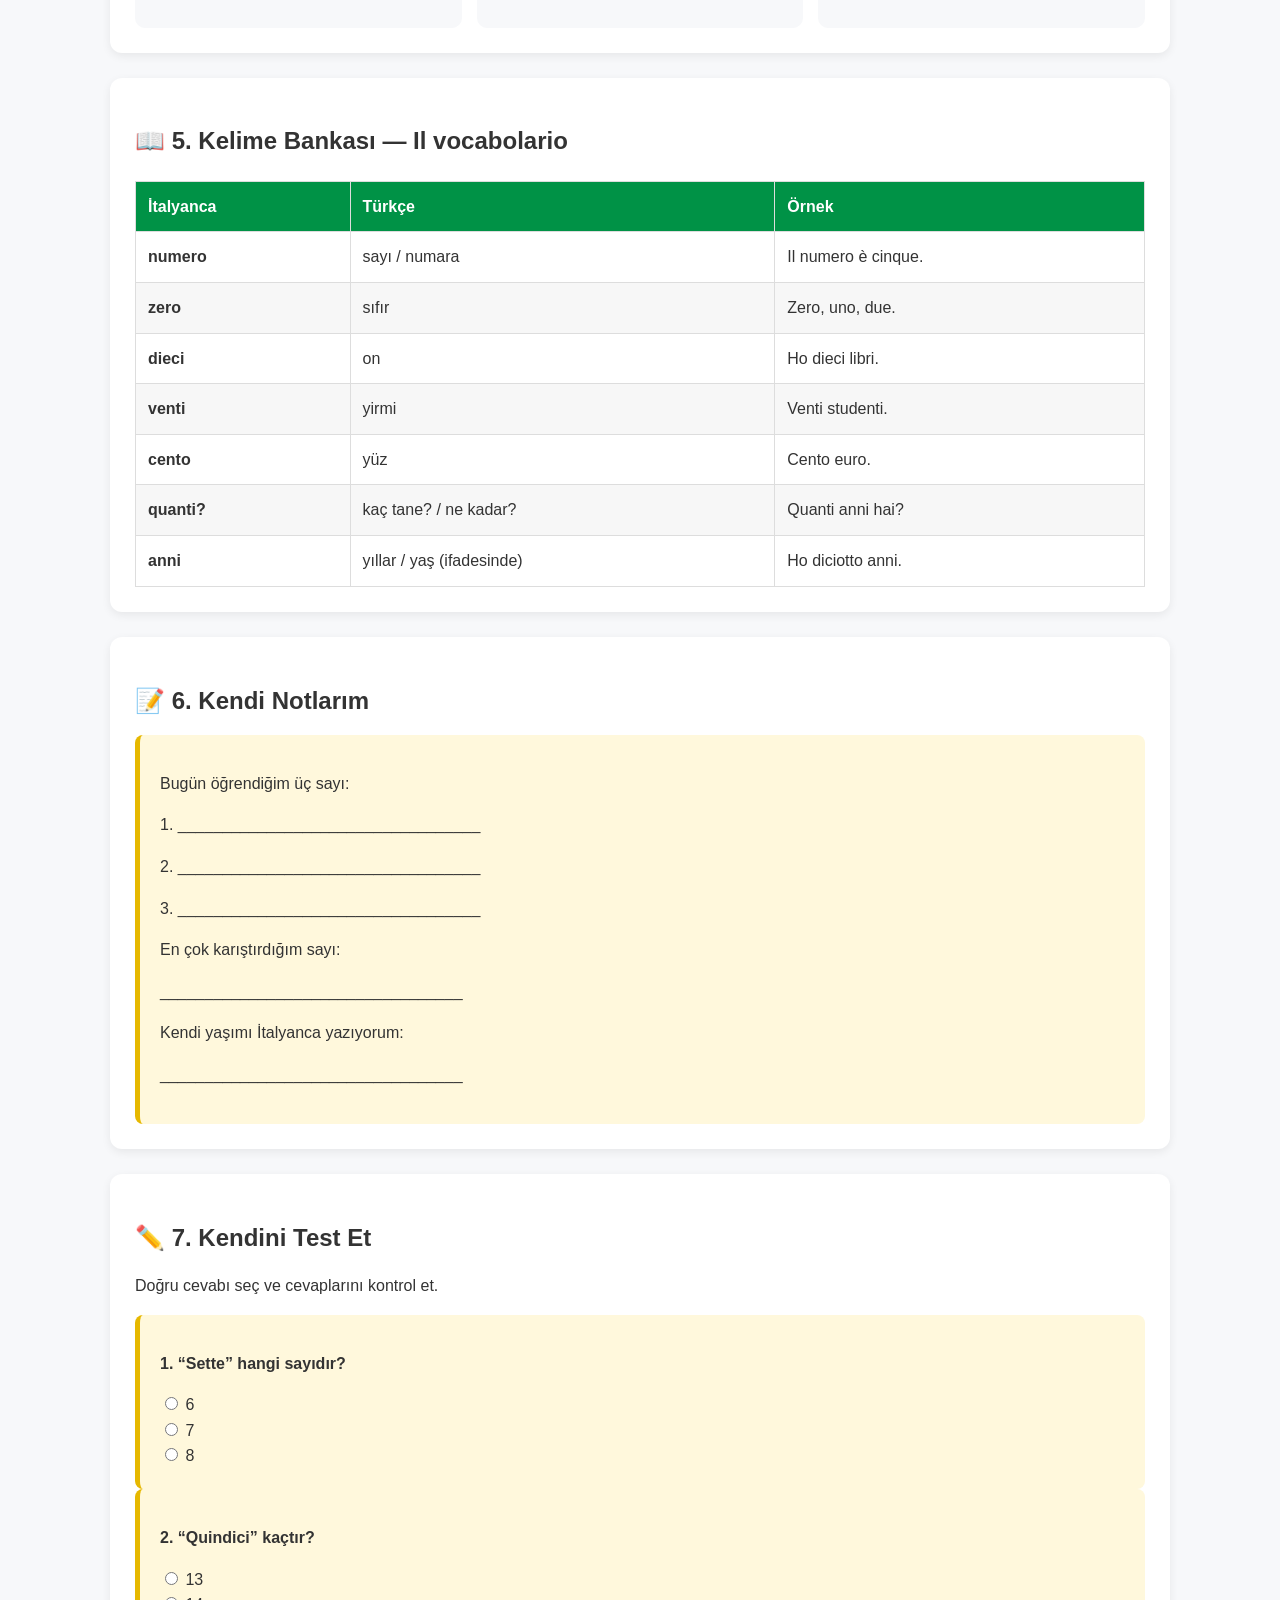
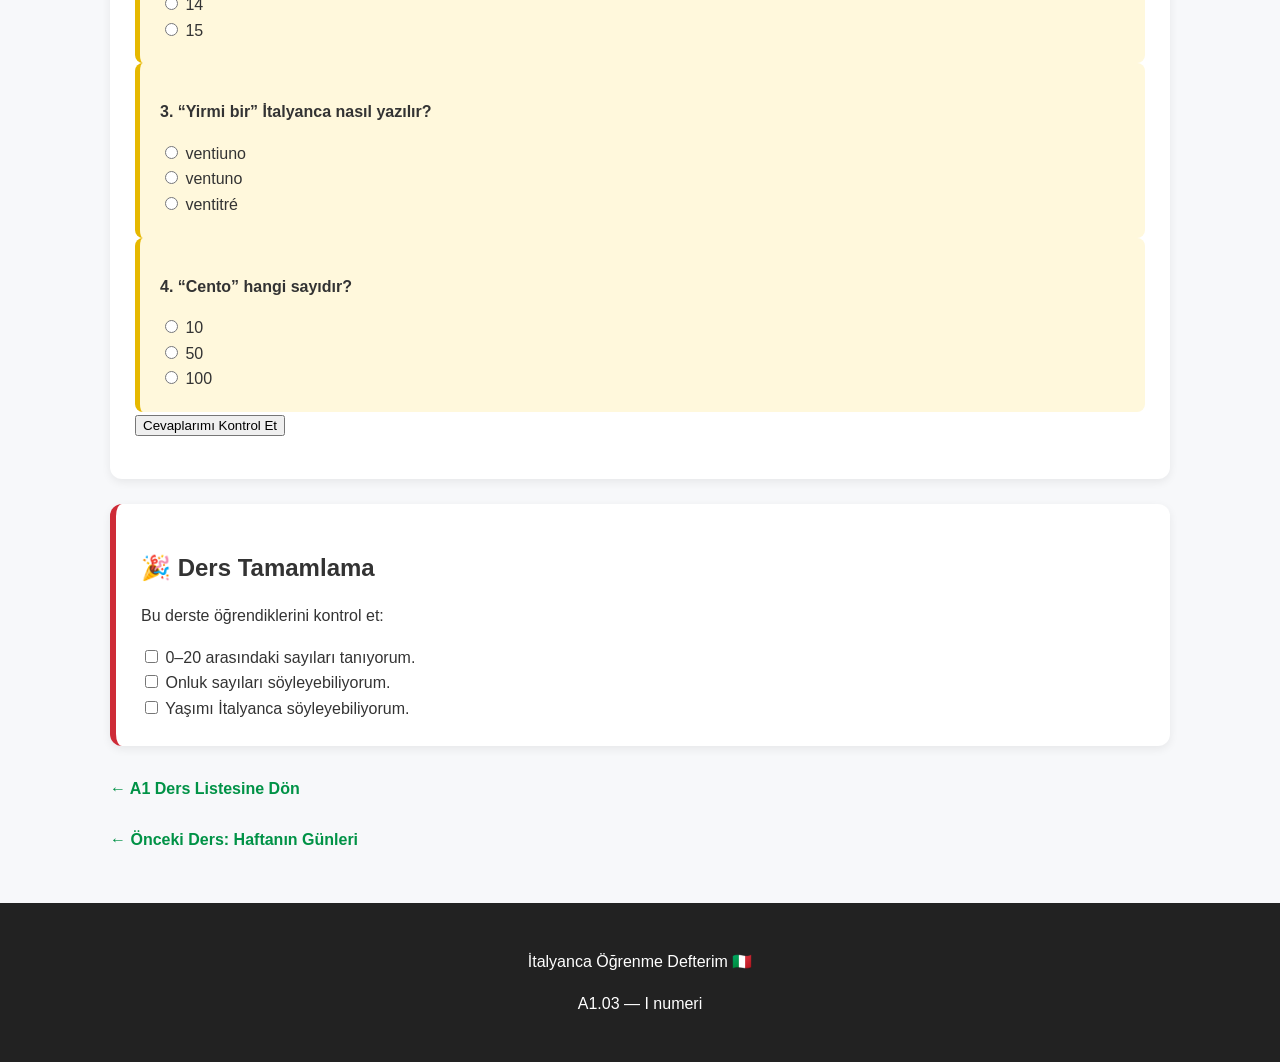
<file: a1-05-i-numeri.html>
<!DOCTYPE html>
<html lang="tr">
<head>
    <meta charset="UTF-8">
    <meta name="viewport" content="width=device-width, initial-scale=1.0">
    <title>A1.05 - Sayılar | İtalyanca</title>
    <link rel="stylesheet" href="style.css">
</head>

<body>

<header>
    <h1>🔢 A1.05 — I numeri</h1>
    <p>İtalyanca Sayılar</p>
</header>

<nav>
    <a href="index.html">Ana Sayfa</a>
    <a href="a1.html">A1</a>
    <a href="a2.html">A2</a>
    <a href="gramer.html">Gramer</a>
    <a href="kelimeler.html">Kelimeler</a>
    <a href="dinleme.html">Dinleme</a>
</nav>

<main>

    <!-- DERS TANITIMI -->
    <section class="unit-intro">
        <h2>Bu derste ne öğreneceğiz?</h2>
        <p>
            Bu derste İtalyanca sayıları öğrenecek ve
            günlük hayatta kullanmaya başlayacağız.
        </p>
        <ul>
            <li>0–20 arasındaki sayıları söylemek</li>
            <li>20’den 100’e kadar sayıları oluşturmak</li>
            <li>Yaşını söylemek ve bir sayıyı anlamak</li>
            <li>Sayıları okuyup yazmak</li>
        </ul>
    </section>

    <!-- 1. TEMEL SAYILAR -->
<!-- SAYILAR 0-10 -->
<h3>🔢 I numeri da 0 a 10 — 0'dan 10'a Sayılar</h3>

<div style="overflow-x: auto;">
    <table>
        <thead>
            <tr>
                <th>Sayı</th>
                <th>İtalyanca</th>
                <th>Sayı</th>
                <th>İtalyanca</th>
            </tr>
        </thead>
        <tbody>
            <tr>
                <td>0</td>
                <td><strong>zero</strong> <small>(dzero)</small></td>
                <td>6</td>
                <td><strong>sei</strong> <small>(sey)</small></td>
            </tr>
            <tr>
                <td>1</td>
                <td><strong>uno</strong> <small>(uno)</small></td>
                <td>7</td>
                <td><strong>sette</strong> <small>(sette)</small></td>
            </tr>
            <tr>
                <td>2</td>
                <td><strong>due</strong> <small>(due)</small></td>
                <td>8</td>
                <td><strong>otto</strong> <small>(otto)</small></td>
            </tr>
            <tr>
                <td>3</td>
                <td><strong>tre</strong> <small>(tre)</small></td>
                <td>9</td>
                <td><strong>nove</strong> <small>(nove)</small></td>
            </tr>
            <tr>
                <td>4</td>
                <td><strong>quattro</strong> <small>(kuattro)</small></td>
                <td>10</td>
                <td><strong>dieci</strong> <small>(dyeci)</small></td>
            </tr>
            <tr>
                <td>5</td>
                <td><strong>cinque</strong> <small>(çinkue)</small></td>
                <td> </td>
                <td> </td>
            </tr>
        </tbody>
    </table>
</div>

<hr style="margin: 20px 0; border: 0; border-top: 1px solid #ddd;">

<!-- SAYILAR 11-20 -->
<h3>🔢 I numeri da 11 a 20 — 11'den 20'ye Sayılar</h3>

<div style="overflow-x: auto;">
    <table>
        <thead>
            <tr>
                <th>Sayı</th>
                <th>İtalyanca</th>
                <th>Sayı</th>
                <th>İtalyanca</th>
            </tr>
        </thead>
        <tbody>
            <tr>
                <td>11</td>
                <td><strong>undici</strong> <small>(undici)</small></td>
                <td>16</td>
                <td><strong>sedici</strong> <small>(sedici)</small></td>
            </tr>
            <tr>
                <td>12</td>
                <td><strong>dodici</strong> <small>(dodici)</small></td>
                <td>17</td>
                <td><strong>diciassette</strong> <small>(diçasette)</small></td>
            </tr>
            <tr>
                <td>13</td>
                <td><strong>tredici</strong> <small>(tredici)</small></td>
                <td>18</td>
                <td><strong>diciotto</strong> <small>(diçotto)</small></td>
            </tr>
            <tr>
                <td>14</td>
                <td><strong>quattordici</strong> <small>(kuattordici)</small></td>
                <td>19</td>
                <td><strong>diciannove</strong> <small>(diçannove)</small></td>
            </tr>
            <tr>
                <td>15</td>
                <td><strong>quindici</strong> <small>(kuindici)</small></td>
                <td>20</td>
                <td><strong>venti</strong> <small>(venti)</small></td>
            </tr>
        </tbody>
    </table>
</div>

```
    <!-- 2. ONLUK SAYILAR -->
    <section class="resource-section">
        <h3>🔢 2. Onluk ve Büyük Sayılar — Le decine e i numeri grandi</h3>
        <p>
            Önce onluk sayıları öğren.
            Diğer sayılar bu kelimelerle birleştirilir.
        </p>

        <table>
            <thead>
                <tr>
                    <th>Sayı</th>
                    <th>İtalyanca</th>
                    <th>Sayı</th>
                    <th>İtalyanca</th>
                </tr>
            </thead>
            <tbody>
<tr><td>10</td><td><strong>dieci</strong></td><td>60</td><td><strong>sessanta</strong></td></tr>
<tr><td>20</td><td><strong>venti</strong></td><td>70</td><td><strong>settanta</strong></td></tr>
<tr><td>30</td><td><strong>trenta</strong></td><td>80</td><td><strong>ottanta</strong></td></tr>
<tr><td>40</td><td><strong>quaranta</strong></td><td>90</td><td><strong>novanta</strong></td></tr>
<tr><td>50</td><td><strong>cinquanta</strong></td><td>100</td><td><strong>cento</strong></td></tr>

<!-- Boşluk -->
<tr><td colspan="4" style="height: 15px; border: none;"></td></tr>

<tr><td>200</td><td><strong>duecento</strong></td><td>600</td><td><strong>seicento</strong></td></tr>
<tr><td>300</td><td><strong>trecento</strong></td><td>700</td><td><strong>settecento</strong></td></tr>
<tr><td>400</td><td><strong>quattrocento</strong></td><td>800</td><td><strong>ottocento</strong></td></tr>
<tr><td>500</td><td><strong>cinquecento</strong></td><td>900</td><td><strong>novecento</strong></td></tr>

<!-- Binlik sayılar -->
<tr><td colspan="4" style="height: 15px; border: none;"></td></tr>

<tr><td>1000</td><td><strong>mille</strong></td><td>2000</td><td><strong>duemila</strong></td></tr>
<tr><td>10000</td><td><strong>diecimila</strong></td><td>100000</td><td><strong>centomila</strong></td></tr>
            </tbody>
        </table>

        <div class="note-box">
            <h3>💡 Sayılar nasıl birleştirilir?</h3>
            <ul>
                <li>21 — <strong>ventuno</strong></li>
                <li>22 — <strong>ventidue</strong></li>
                <li>23 — <strong>ventitré</strong></li>
                <li>28 — <strong>ventotto</strong></li>
                <li>31 — <strong>trentuno</strong></li>
                <li>45 — <strong>quarantacinque</strong></li>
                <li>99 — <strong>novantanove</strong></li>
            </ul>
            <p>
                <strong>Kural:</strong> 21 ve 28 gibi sayılarda,
                birlik sayısı uno veya otto ile başladığında
                onluk kelimenin sonundaki sesli harf düşer:
                venti + uno → ventuno;
                venti + otto → ventotto.
                23 gibi sayılarda tre, sonda olduğunda aksan alır:
                ventitré.
            </p>
        </div>
    </section>

    <!-- 3. GÜNLÜK HAYATTA SAYILAR -->
    <section class="resource-section">
        <h2>🗣️ 3. Günlük Hayatta Sayılar</h2>

        <table>
            <thead>
                <tr>
                    <th>İtalyanca</th>
                    <th>Türkçe</th>
                </tr>
            </thead>
            <tbody>
                <tr>
                    <td><strong>Quanti anni hai?</strong></td>
                    <td>Kaç yaşındasın?</td>
                </tr>
                <tr>
                    <td><strong>Ho venti anni.</strong></td>
                    <td>Yirmi yaşındayım.</td>
                </tr>
                <tr>
                    <td><strong>Ho venticinque anni.</strong></td>
                    <td>Yirmi beş yaşındayım.</td>
                </tr>
                <tr>
                    <td><strong>Il numero è dieci.</strong></td>
                    <td>Sayı on.</td>
                </tr>
                <tr>
                    <td><strong>Uno, due, tre!</strong></td>
                    <td>Bir, iki, üç!</td>
                </tr>
            </tbody>
        </table>

        <div class="note-box">
            <h3>💡 Dikkat et!</h3>
            <p>
                İtalyancada yaş söylerken
                <strong>avere</strong> (sahip olmak) fiili kullanılır:
                <em>Ho venti anni</em> kelime kelime
                “Yirmi yılım var” demektir ve Türkçede
                “Yirmi yaşındayım” diye söylenir.
            </p>
        </div>
    </section>

<!-- 4. MATEMATİK İŞLEMLERİ -->
<section class="resource-section">
    <h2>🧮 4. Hesaplama — Calcola!</h2>

    <table>
        <thead>
            <tr>
                <th>İşaret</th>
                <th>İtalyanca</th>
                <th>Türkçe</th>
            </tr>
        </thead>
        <tbody>
            <tr>
                <td>+</td>
                <td><strong>più</strong></td>
                <td>Artı</td>
            </tr>
            <tr>
                <td>−</td>
                <td><strong>meno</strong></td>
                <td>Eksi</td>
            </tr>
            <tr>
                <td>×</td>
                <td><strong>per</strong></td>
                <td>Çarpı</td>
            </tr>
            <tr>
                <td>÷</td>
                <td><strong>diviso</strong></td>
                <td>Bölü</td>
            </tr>
            <tr>
                <td>=</td>
                <td><strong>uguale</strong></td>
                <td>Eşittir</td>
            </tr>
        </tbody>
    </table>

    <div class="note-box">
        <h3>💡 Esempi — Örnekler</h3>

        <p><strong>2 + 3 = 5</strong></p>
        <p>Due più tre uguale cinque.</p>
        <p>İki artı üç eşittir beş.</p>

        <hr>

        <p><strong>8 − 3 = 5</strong></p>
        <p>Otto meno tre uguale cinque.</p>
        <p>Sekiz eksi üç eşittir beş.</p>

        <hr>

        <p><strong>4 × 2 = 8</strong></p>
        <p>Quattro per due uguale otto.</p>
        <p>Dört çarpı iki eşittir sekiz.</p>

        <hr>

        <p><strong>10 ÷ 2 = 5</strong></p>
        <p>Dieci diviso due uguale cinque.</p>
        <p>On bölü iki eşittir beş.</p>
    </div>
</section>

<!-- 5. VİDEO KAYNAKLARI -->
<section class="resource-section">
    <h2>🎬 5. Video Kaynakları</h2>

    <div class="resource-list">

        <div class="resource">
            <h3>Video 1 — İtalyanca Sayılar</h3>

            <div class="video-container">
                <iframe
                    src="https://www.youtube.com/embed/rC_9bFiucpY?start=15"
                    title="İtalyanca Sayılar - Video 1"
                    frameborder="0"
                    allow="accelerometer; autoplay; clipboard-write; encrypted-media; gyroscope; picture-in-picture; web-share"
                    referrerpolicy="strict-origin-when-cross-origin"
                    allowfullscreen>
                </iframe>
            </div>
        </div>

        <div class="resource">
            <h3>Video 2 — İtalyanca Sayılar</h3>

            <div class="video-container">
                <iframe
                    src="https://www.youtube.com/embed/CkEq4kFwNlQ"
                    title="İtalyanca Sayılar - Video 2"
                    frameborder="0"
                    allow="accelerometer; autoplay; clipboard-write; encrypted-media; gyroscope; picture-in-picture; web-share"
                    referrerpolicy="strict-origin-when-cross-origin"
                    allowfullscreen>
                </iframe>
            </div>
        </div>

        <div class="resource">
            <h3>Video 3 — İtalyanca Sayılar</h3>

            <div class="video-container">
                <iframe
                    src="https://www.youtube.com/embed/GLm9u57WoLg"
                    title="İtalyanca Sayılar - Video 3"
                    frameborder="0"
                    allow="accelerometer; autoplay; clipboard-write; encrypted-media; gyroscope; picture-in-picture; web-share"
                    referrerpolicy="strict-origin-when-cross-origin"
                    allowfullscreen>
                </iframe>
            </div>
        </div>

    </div>
</section>

    <!-- 6. KELİME BANKASI -->
    <section class="resource-section">
        <h2>📖 5. Kelime Bankası — Il vocabolario</h2>

        <table>
            <thead>
                <tr>
                    <th>İtalyanca</th>
                    <th>Türkçe</th>
                    <th>Örnek</th>
                </tr>
            </thead>
            <tbody>
                <tr><td><strong>numero</strong></td><td>sayı / numara</td><td>Il numero è cinque.</td></tr>
                <tr><td><strong>zero</strong></td><td>sıfır</td><td>Zero, uno, due.</td></tr>
                <tr><td><strong>dieci</strong></td><td>on</td><td>Ho dieci libri.</td></tr>
                <tr><td><strong>venti</strong></td><td>yirmi</td><td>Venti studenti.</td></tr>
                <tr><td><strong>cento</strong></td><td>yüz</td><td>Cento euro.</td></tr>
                <tr><td><strong>quanti?</strong></td><td>kaç tane? / ne kadar?</td><td>Quanti anni hai?</td></tr>
                <tr><td><strong>anni</strong></td><td>yıllar / yaş (ifadesinde)</td><td>Ho diciotto anni.</td></tr>
            </tbody>
        </table>
    </section>

    <!-- 7. KENDİ NOTLARIM -->
    <section class="resource-section">
        <h2>📝 6. Kendi Notlarım</h2>

        <div class="note-box">
            <p>Bugün öğrendiğim üç sayı:</p>
            <p>1. __________________________________</p>
            <p>2. __________________________________</p>
            <p>3. __________________________________</p>

            <p>En çok karıştırdığım sayı:</p>
            <p>__________________________________</p>

            <p>Kendi yaşımı İtalyanca yazıyorum:</p>
            <p>__________________________________</p>
        </div>
    </section>

    <!-- 8. ALIŞTIRMA -->
    <section class="resource-section">
        <h2>✏️ 7. Kendini Test Et</h2>
        <p>Doğru cevabı seç ve cevaplarını kontrol et.</p>

        <div class="note-box">
            <p><strong>1. “Sette” hangi sayıdır?</strong></p>
            <label><input type="radio" name="q1" value="a"> 6</label><br>
            <label><input type="radio" name="q1" value="b"> 7</label><br>
            <label><input type="radio" name="q1" value="c"> 8</label>
        </div>

        <div class="note-box">
            <p><strong>2. “Quindici” kaçtır?</strong></p>
            <label><input type="radio" name="q2" value="a"> 13</label><br>
            <label><input type="radio" name="q2" value="b"> 14</label><br>
            <label><input type="radio" name="q2" value="c"> 15</label>
        </div>

        <div class="note-box">
            <p><strong>3. “Yirmi bir” İtalyanca nasıl yazılır?</strong></p>
            <label><input type="radio" name="q3" value="a"> ventiuno</label><br>
            <label><input type="radio" name="q3" value="b"> ventuno</label><br>
            <label><input type="radio" name="q3" value="c"> ventitré</label>
        </div>

        <div class="note-box">
            <p><strong>4. “Cento” hangi sayıdır?</strong></p>
            <label><input type="radio" name="q4" value="a"> 10</label><br>
            <label><input type="radio" name="q4" value="b"> 50</label><br>
            <label><input type="radio" name="q4" value="c"> 100</label>
        </div>

        <button type="button" onclick="checkAnswers()">
            Cevaplarımı Kontrol Et
        </button>

        <p id="quiz-result" aria-live="polite"></p>
    </section>

    <!-- 9. DERS TAMAMLAMA -->
    <section class="complete">
        <h2>🎉 Ders Tamamlama</h2>
        <p>Bu derste öğrendiklerini kontrol et:</p>

        <label>
            <input type="checkbox">
            0–20 arasındaki sayıları tanıyorum.
        </label>
        <br>

        <label>
            <input type="checkbox">
            Onluk sayıları söyleyebiliyorum.
        </label>
        <br>

        <label>
            <input type="checkbox">
            Yaşımı İtalyanca söyleyebiliyorum.
        </label>
    </section>

    <!-- GERİ DÖNÜŞ -->
    <section class="back">
        <a href="a1.html">← A1 Ders Listesine Dön</a>
        <br><br>
        <a href="a1-02-selamlasma.html">
            ← Önceki Ders: Haftanın Günleri
        </a>
    </section>

</main>

<footer>
    <p>İtalyanca Öğrenme Defterim 🇮🇹</p>
    <p>A1.03 — I numeri</p>
</footer>

<script>
function checkAnswers() {
    const answers = {
        q1: "b",
        q2: "c",
        q3: "b",
        q4: "c"
    };

    let score = 0;
    let unanswered = 0;

    for (const question in answers) {
        const selected = document.querySelector(
            'input[name="' + question + '"]:checked'
        );

        if (!selected) {
            unanswered++;
        } else if (selected.value === answers[question]) {
            score++;
        }
    }

    const result = document.getElementById("quiz-result");

    if (unanswered > 0) {
        result.textContent =
            "Lütfen tüm soruları cevapla. Henüz " +
            unanswered + " soru boş.";
        return;
    }

    result.textContent =
        "Sonucun: " + score + "/4 doğru! " +
        (score === 4
            ? "Harika! 🎉"
            : "Tekrar deneyebilirsin. Cevaplarını gözden geçir!");
}
</script>

</body>
</html>
</file>
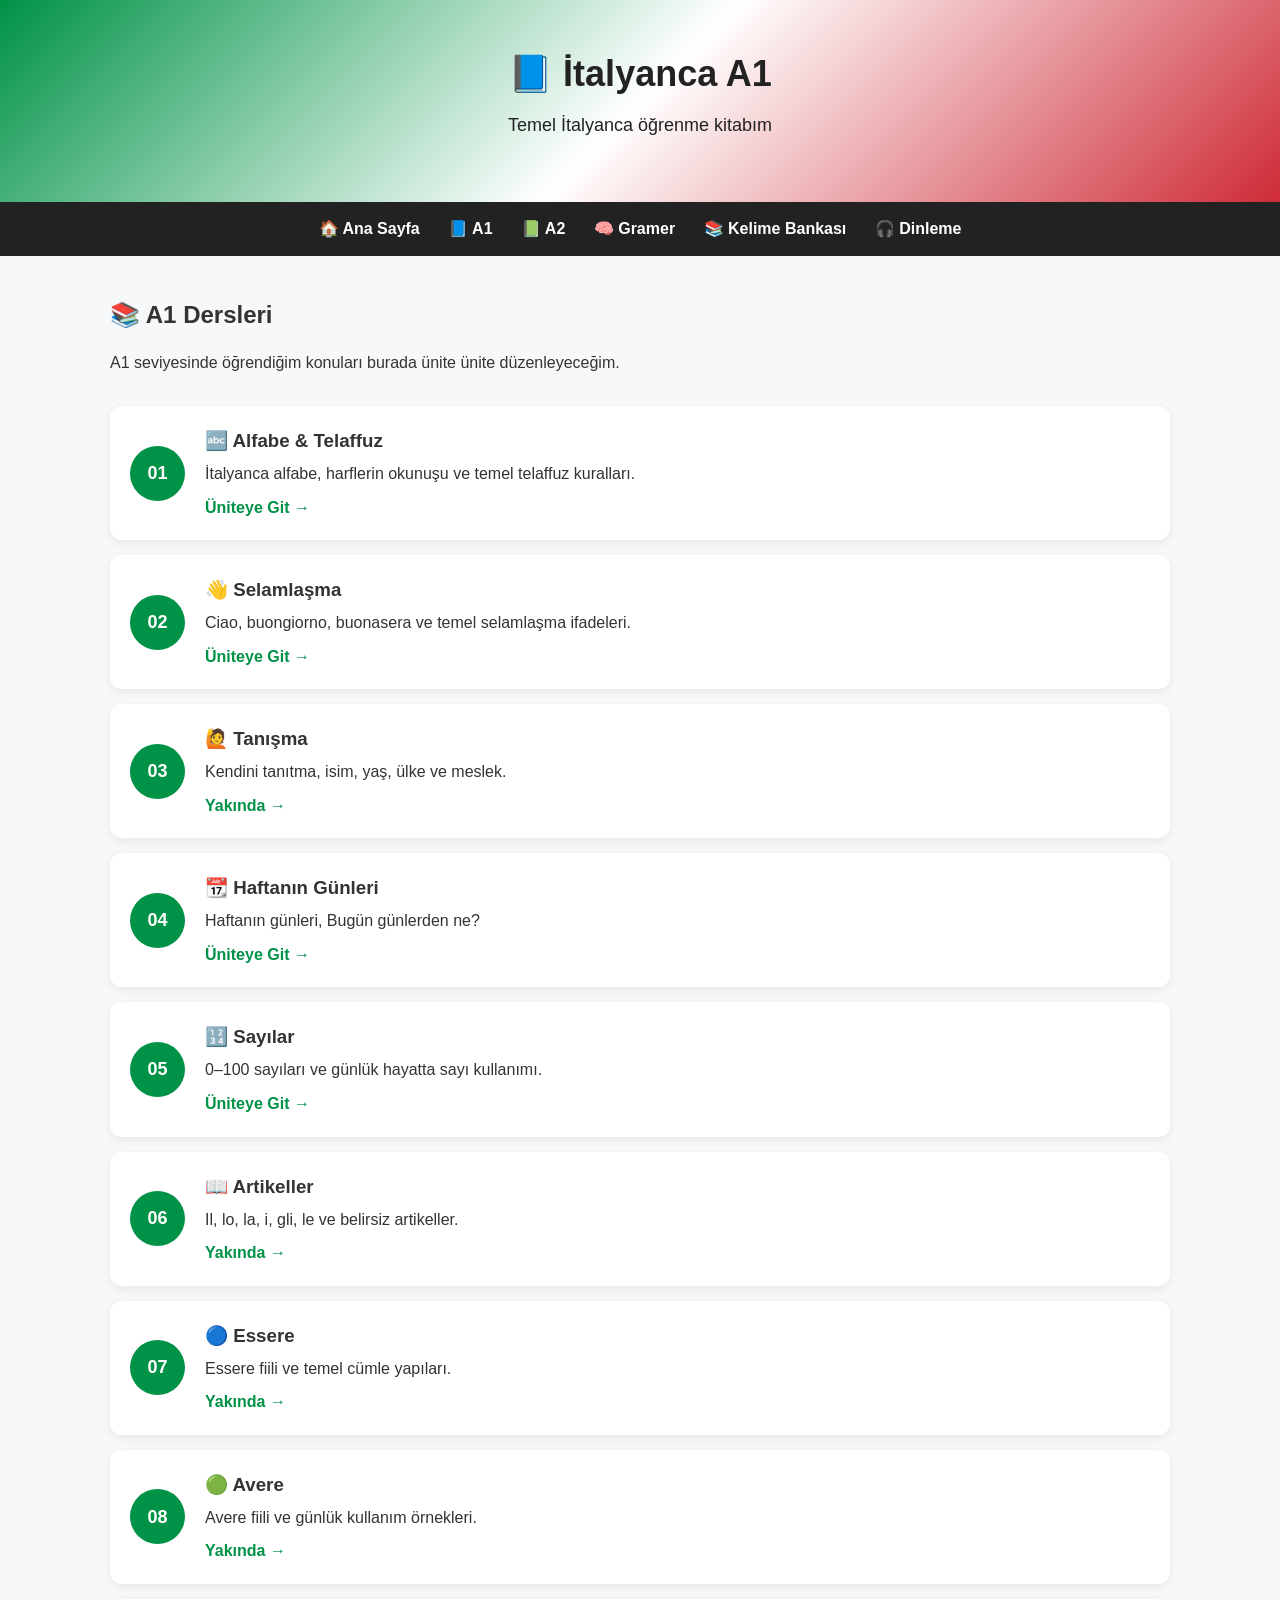
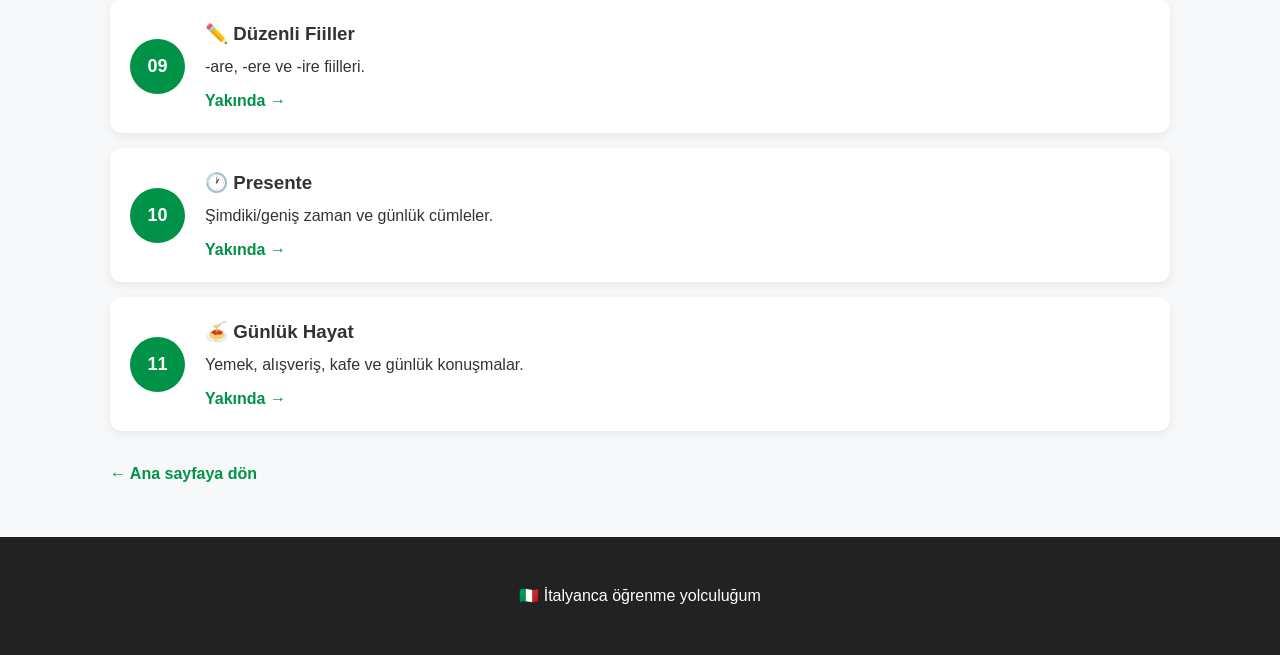
<file: a1.html>
<!DOCTYPE html>
<html lang="tr">
<head>
    <meta charset="UTF-8">
    <meta name="viewport" content="width=device-width, initial-scale=1.0">

    <title>A1 İtalyanca | İtalyanca Öğreniyorum</title>

    <link rel="stylesheet" href="style.css">
</head>

<body>

    <header>
        <h1>📘 İtalyanca A1</h1>
        <p>Temel İtalyanca öğrenme kitabım</p>
    </header>

    <nav>
        <a href="index.html">🏠 Ana Sayfa</a>
        <a href="a1.html">📘 A1</a>
        <a href="#">📗 A2</a>
        <a href="#">🧠 Gramer</a>
        <a href="#">📚 Kelime Bankası</a>
        <a href="#">🎧 Dinleme</a>
    </nav>

    <main>

        <h2>📚 A1 Dersleri</h2>

        <p>
            A1 seviyesinde öğrendiğim konuları burada ünite ünite
            düzenleyeceğim.
        </p>

        <section class="lessons">

            <div class="lesson">
                <span>01</span>
                <div>
                    <h3>🔤 Alfabe & Telaffuz</h3>
                    <p>İtalyanca alfabe, harflerin okunuşu ve temel telaffuz kuralları.</p>
                    <a href="a1-01-alfabe.html">Üniteye Git →</a>
                </div>
            </div>

            <div class="lesson">
                <span>02</span>
                <div>
                    <h3>👋 Selamlaşma</h3>
                    <p>Ciao, buongiorno, buonasera ve temel selamlaşma ifadeleri.</p>
                    <a href="a1-02-selamlasma.html">Üniteye Git →</a>
                </div>
            </div>

            <div class="lesson">
                <span>03</span>
                <div>
                    <h3>🙋 Tanışma</h3>
                    <p>Kendini tanıtma, isim, yaş, ülke ve meslek.</p>
                    <a href="#">Yakında →</a>
                </div>
            </div>
            
            <div class="lesson">
                <span>04</span>
                <div>
                    <h3>📆 Haftanın Günleri</h3>
                    <p>Haftanın günleri, Bugün günlerden ne?</p>
                    <a href="a1-04-giorni-settimana.html">Üniteye Git →</a>
                </div>
            </div>

            <div class="lesson">
                <span>05</span>
                <div>
                    <h3>🔢 Sayılar</h3>
                    <p>0–100 sayıları ve günlük hayatta sayı kullanımı.</p>
                    <a href="a1-05-i-numeri.html">Üniteye Git →</a>
                </div>
            </div>

            <div class="lesson">
                <span>06</span>
                <div>
                    <h3>📖 Artikeller</h3>
                    <p>Il, lo, la, i, gli, le ve belirsiz artikeller.</p>
                    <a href="#">Yakında →</a>
                </div>
            </div>

            <div class="lesson">
                <span>07</span>
                <div>
                    <h3>🔵 Essere</h3>
                    <p>Essere fiili ve temel cümle yapıları.</p>
                    <a href="#">Yakında →</a>
                </div>
            </div>

            <div class="lesson">
                <span>08</span>
                <div>
                    <h3>🟢 Avere</h3>
                    <p>Avere fiili ve günlük kullanım örnekleri.</p>
                    <a href="#">Yakında →</a>
                </div>
            </div>

            <div class="lesson">
                <span>09</span>
                <div>
                    <h3>✏️ Düzenli Fiiller</h3>
                    <p>-are, -ere ve -ire fiilleri.</p>
                    <a href="#">Yakında →</a>
                </div>
            </div>

            <div class="lesson">
                <span>10</span>
                <div>
                    <h3>🕐 Presente</h3>
                    <p>Şimdiki/geniş zaman ve günlük cümleler.</p>
                    <a href="#">Yakında →</a>
                </div>
            </div>

            <div class="lesson">
                <span>11</span>
                <div>
                    <h3>🍝 Günlük Hayat</h3>
                    <p>Yemek, alışveriş, kafe ve günlük konuşmalar.</p>
                    <a href="#">Yakında →</a>
                </div>
            </div>

        </section>

        <div class="back">
            <a href="index.html">← Ana sayfaya dön</a>
        </div>

    </main>

    <footer>
        <p>🇮🇹 İtalyanca öğrenme yolculuğum</p>
    </footer>

</body>
</html>
</file>
<file: style.css>
/* =========================
   GENEL AYARLAR
========================= */

* {
    box-sizing: border-box;
}

body {
    margin: 0;
    font-family: Arial, sans-serif;
    background-color: #f7f8fa;
    color: #333;
    line-height: 1.6;
}


/* =========================
   ÜST BAŞLIK
========================= */

header {
    background: linear-gradient(135deg, #009246, #ffffff, #ce2b37);
    padding: 45px 20px;
    text-align: center;
    color: #222;
}

header h1 {
    margin: 0;
    font-size: 36px;
}

header p {
    margin-top: 8px;
    font-size: 18px;
}


/* =========================
   MENÜ
========================= */

nav {
    background-color: #222;
    padding: 14px;
    text-align: center;
    position: sticky;
    top: 0;
    z-index: 100;
}

nav a {
    color: white;
    text-decoration: none;
    margin: 0 12px;
    font-weight: bold;
}

nav a:hover {
    color: #8fd3a9;
}


/* =========================
   ANA ALAN
========================= */

main {
    max-width: 1100px;
    margin: 40px auto;
    padding: 0 20px;
}

main h2 {
    color: #333;
    margin-bottom: 15px;
}


/* =========================
   ANA SAYFA KARTLARI
========================= */

.cards {
    display: grid;
    grid-template-columns: repeat(auto-fit, minmax(220px, 1fr));
    gap: 20px;
    margin-top: 30px;
}

.card {
    background: white;
    padding: 25px;
    border-radius: 12px;
    box-shadow: 0 3px 12px rgba(0,0,0,0.08);
    transition: 0.2s;
}

.card:hover {
    transform: translateY(-5px);
}

.card h3 {
    margin-top: 0;
}

.card a {
    color: #009246;
    font-weight: bold;
    text-decoration: none;
}


/* =========================
   A1 DERS LİSTESİ
========================= */

.lessons {
    display: flex;
    flex-direction: column;
    gap: 15px;
    margin-top: 30px;
}

.lesson {
    display: flex;
    align-items: center;
    gap: 20px;
    background: white;
    padding: 20px;
    border-radius: 12px;
    box-shadow: 0 3px 10px rgba(0,0,0,0.07);
}

.lesson > span {
    min-width: 55px;
    height: 55px;
    display: flex;
    align-items: center;
    justify-content: center;
    background-color: #009246;
    color: white;
    border-radius: 50%;
    font-weight: bold;
    font-size: 18px;
}

.lesson h3 {
    margin: 0 0 5px 0;
}

.lesson p {
    margin: 0 0 8px 0;
}

.lesson a {
    color: #009246;
    text-decoration: none;
    font-weight: bold;
}


/* =========================
   ÜNİTE SAYFALARI
========================= */

.unit-intro,
.resource-section,
.complete {
    background-color: white;
    padding: 25px;
    margin-bottom: 25px;
    border-radius: 12px;
    box-shadow: 0 3px 10px rgba(0,0,0,0.07);
}

.unit-intro {
    border-left: 6px solid #009246;
}


/* =========================
   KAYNAK KUTULARI
========================= */

.resource-list {
    display: grid;
    grid-template-columns: repeat(auto-fit, minmax(250px, 1fr));
    gap: 15px;
}

.resource {
    background-color: #f7f8fa;
    padding: 20px;
    border-radius: 10px;
    margin-top: 15px;
}

.resource h3 {
    margin-top: 0;
}

.resource a {
    color: #009246;
    font-weight: bold;
    text-decoration: none;
}


/* =========================
   NOT KUTUSU
========================= */

.note-box {
    background-color: #fff8dc;
    padding: 20px;
    border-left: 5px solid #e6b800;
    border-radius: 8px;
}


/* =========================
   KELİME TABLOSU
========================= */

table {
    width: 100%;
    border-collapse: collapse;
    margin-top: 20px;
}

th,
td {
    padding: 12px;
    border: 1px solid #ddd;
    text-align: left;
}

th {
    background-color: #009246;
    color: white;
}

tr:nth-child(even) {
    background-color: #f7f7f7;
}


/* =========================
   CHECKLIST
========================= */

.checklist {
    list-style: none;
    padding: 0;
}

.checklist li {
    background-color: #f7f8fa;
    padding: 12px;
    margin-bottom: 8px;
    border-radius: 8px;
}


/* =========================
   ÜNİTE TAMAMLAMA
========================= */

.complete {
    border-left: 6px solid #ce2b37;
}


/* =========================
   GERİ DÖN
========================= */

.back {
    margin: 30px 0;
}

.back a {
    color: #009246;
    text-decoration: none;
    font-weight: bold;
}


/* =========================
   FOOTER
========================= */

footer {
    text-align: center;
    padding: 30px;
    margin-top: 50px;
    background-color: #222;
    color: white;
}


/* =========================
   TELEFON / TABLET
========================= */

@media (max-width: 700px) {

    header h1 {
        font-size: 28px;
    }

    nav a {
        display: inline-block;
        margin: 5px;
    }

    .lesson {
        align-items: flex-start;
    }

    table {
        font-size: 14px;
    }

}
.video-container {
    position: relative;
    width: 100%;
    max-width: 800px;
    margin: 20px auto;
    aspect-ratio: 16 / 9;
}

.video-container iframe {
    width: 100%;
    height: 100%;
    border: none;
    border-radius: 12px;
}
</file>
